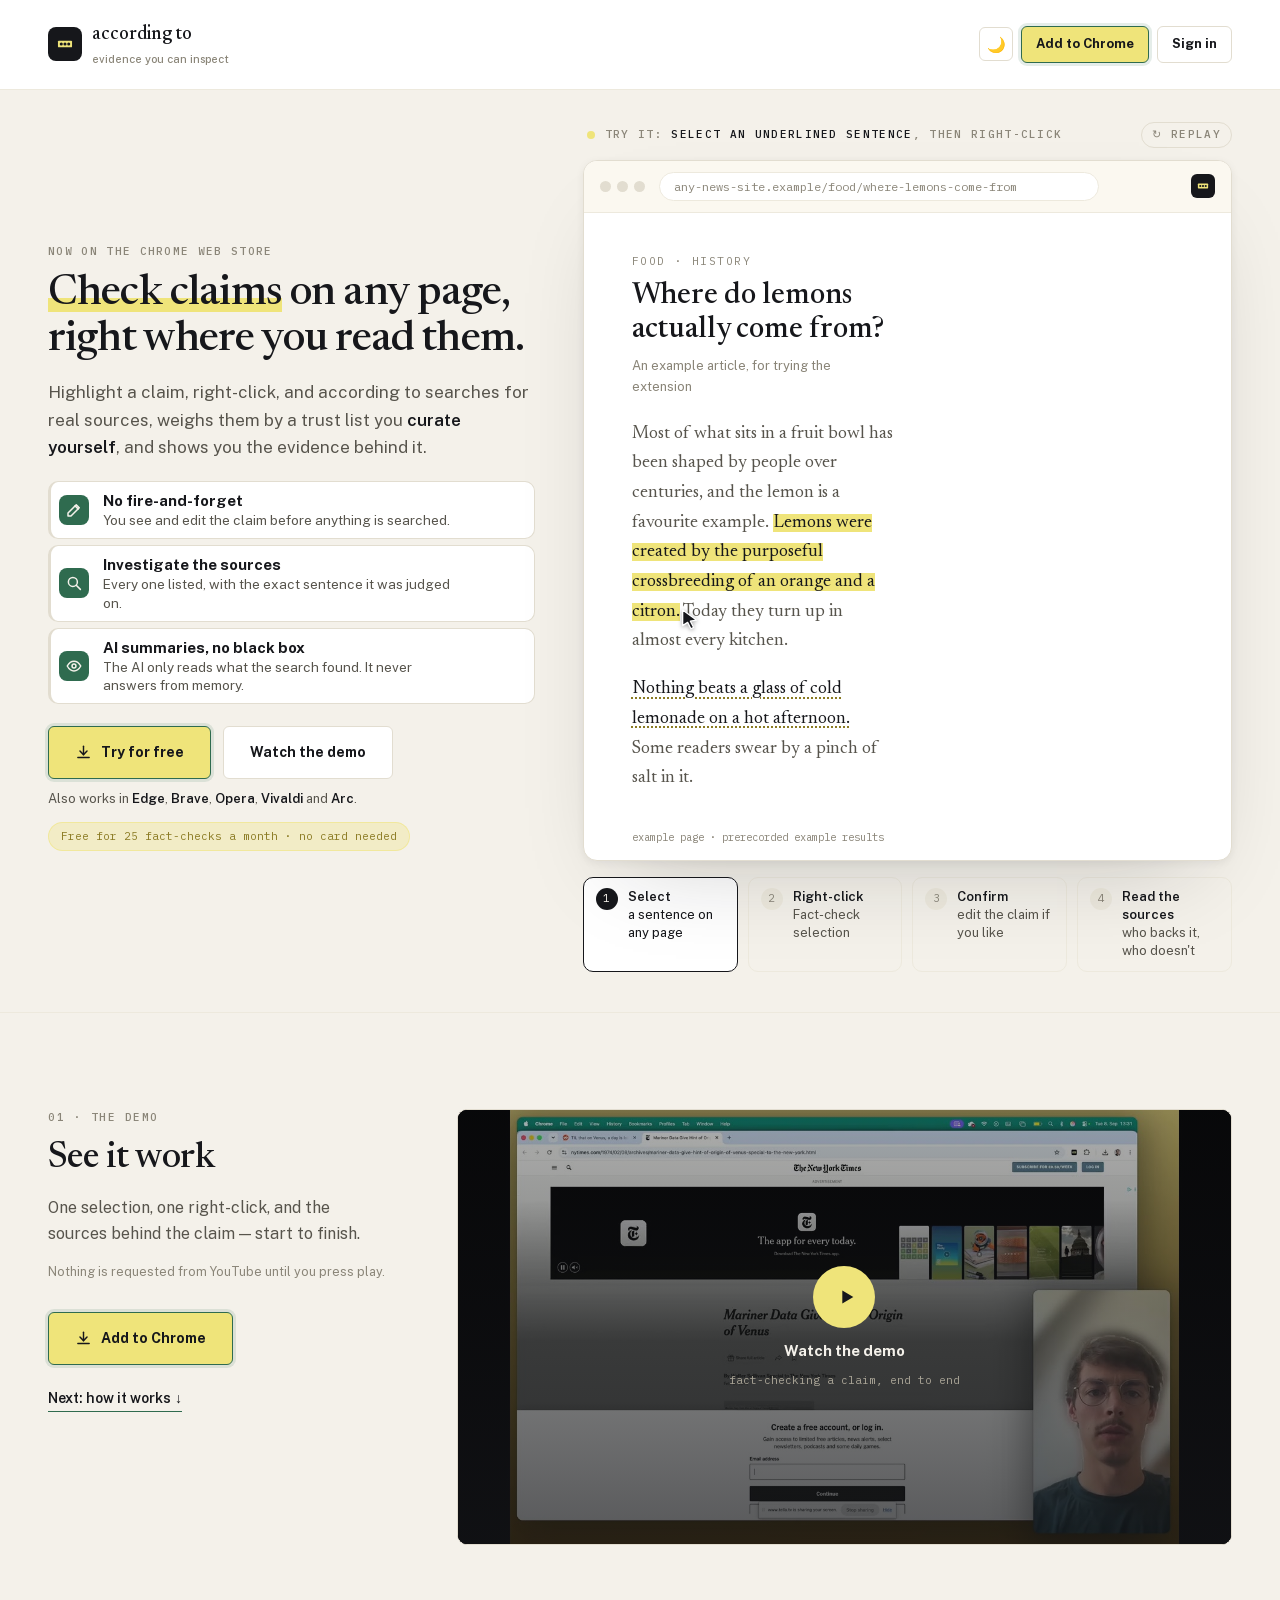
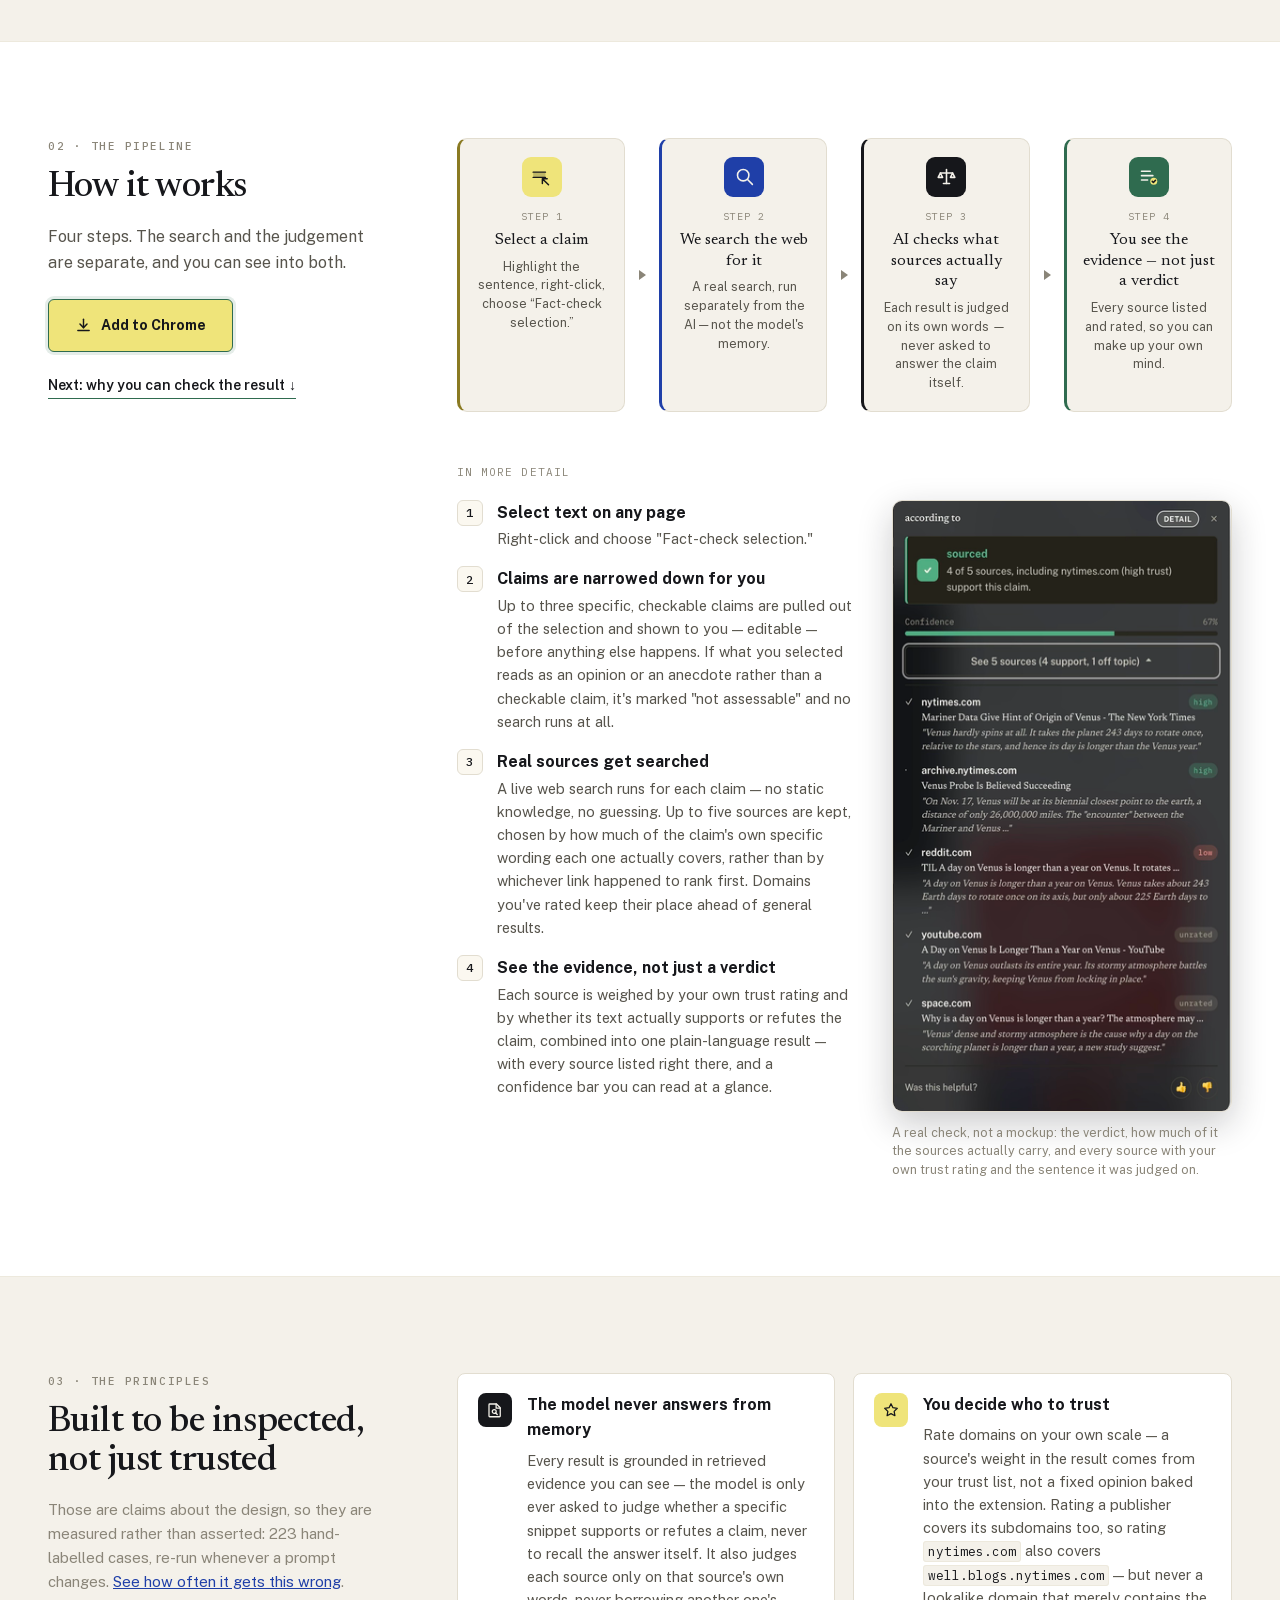
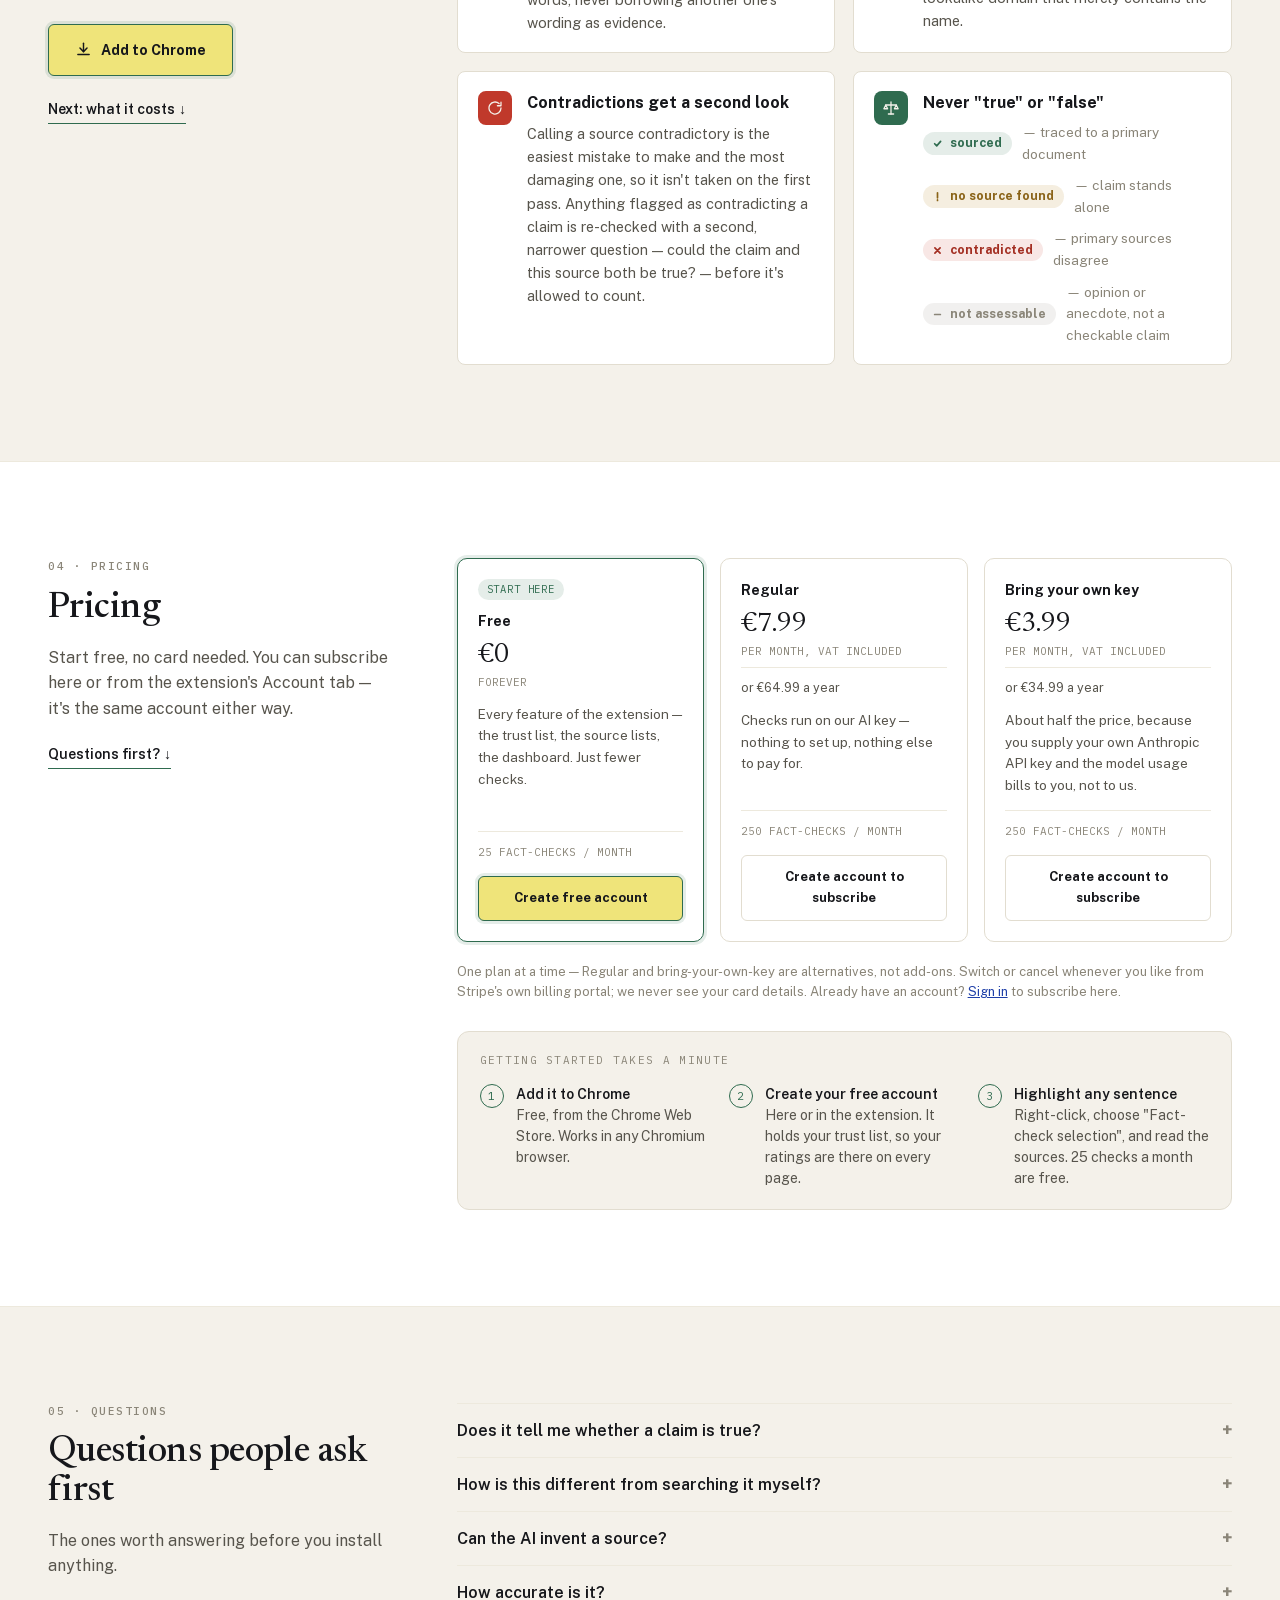
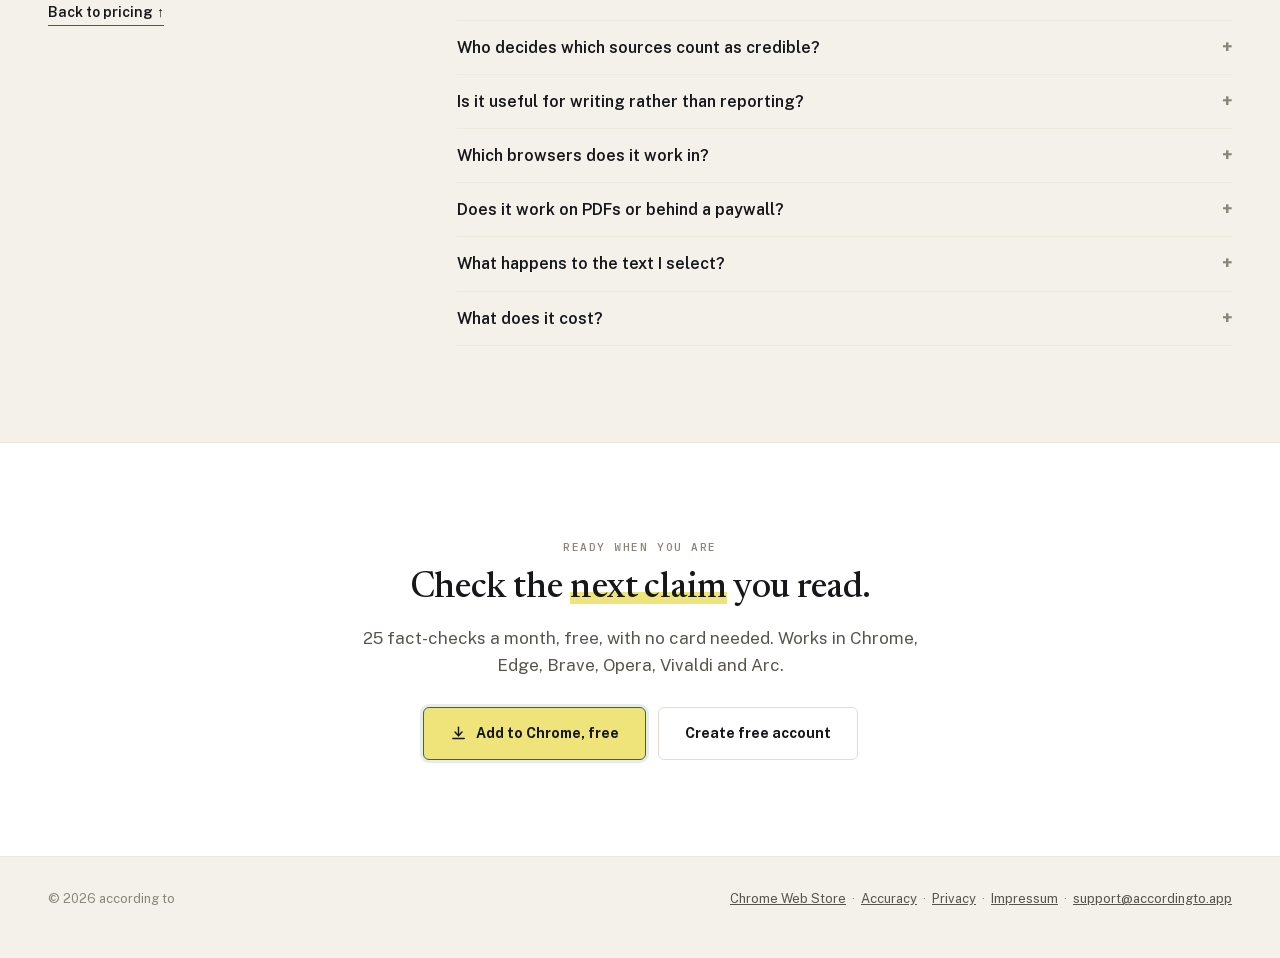
<file: index.html>
<!DOCTYPE html>
<html lang="en">
<head>
<meta charset="utf-8" />
<!-- GitHub Pages can't set response headers, so the policy has to ride in a
     meta tag. It is worth having even with 'unsafe-inline' (every script on
     these pages is inline): it stops an injected script from *loading* or
     *reaching* anywhere we don't already talk to, which is the step that
     turns an XSS into stolen session tokens — and this site keeps Supabase
     access and refresh tokens in localStorage. frame-ancestors is omitted
     deliberately: it is ignored in a meta tag and would only mislead. -->
<meta http-equiv="Content-Security-Policy" content="default-src 'none'; script-src 'self' 'unsafe-inline' https://static.cloudflareinsights.com; style-src 'self' 'unsafe-inline'; font-src 'self'; img-src 'self' data:; connect-src 'self' https://tvrnwuzjhiuhjfptxfep.supabase.co https://trudiligence-backend.purplecoast-a25f4bbe.westeurope.azurecontainerapps.io https://cloudflareinsights.com; frame-src https://www.youtube-nocookie.com; base-uri 'none'; form-action 'self'" />
<meta name="referrer" content="strict-origin-when-cross-origin" />
<script src="assets/theme-init.js"></script>
<meta name="viewport" content="width=device-width, initial-scale=1" />
<title>Fact-checking browser extension for journalists — according to</title>
<meta name="description" content="Highlight any claim on a page and see which sources actually back it, weighed against a trust list you curate yourself. Built for journalists, fact-checkers and professional writers. Free for 25 checks a month." />
<link rel="canonical" href="https://accordingto.app/" />
<meta property="og:title" content="according to […] — evidence you can inspect" />
<meta property="og:description" content="A browser extension that checks claims on any page and reports attribution, not verdicts — real sources, weighed by a trust list you curate, with the evidence behind every claim." />
<meta property="og:type" content="website" />
<meta property="og:url" content="https://accordingto.app/" />
<meta property="og:image" content="https://accordingto.app/assets/img/og-card.png" />
<meta property="og:image:width" content="1200" />
<meta property="og:image:height" content="630" />
<meta property="og:image:alt" content="according to — evidence you can inspect" />
<meta property="og:site_name" content="according to" />
<meta property="og:locale" content="en" />
<meta name="twitter:card" content="summary_large_image" />
<meta name="twitter:image" content="https://accordingto.app/assets/img/og-card.png" />
<link rel="icon" href="data:image/svg+xml,%3Csvg xmlns='http://www.w3.org/2000/svg' viewBox='0 0 100 100'%3E%3Crect x='2' y='2' width='96' height='96' rx='18' fill='%2316171B'/%3E%3Crect x='18' y='35' width='64' height='30' rx='4' fill='%23EFE47A'/%3E%3Ccircle cx='33' cy='50' r='7' fill='%2316171B'/%3E%3Ccircle cx='50' cy='50' r='7' fill='%2316171B'/%3E%3Ccircle cx='67' cy='50' r='7' fill='%2316171B'/%3E%3C/svg%3E" />
<script type="application/ld+json">
{
  "@context": "https://schema.org",
  "@graph": [
    {
      "@type": "WebSite",
      "@id": "https://accordingto.app/#website",
      "url": "https://accordingto.app/",
      "name": "according to",
      "description": "A browser extension that reports the sourcing behind a claim you highlight.",
      "inLanguage": "en"
    },
    {
      "@type": "SoftwareApplication",
      "@id": "https://accordingto.app/#extension",
      "name": "according to",
      "alternateName": "according to \u2014 fact-checking extension",
      "applicationCategory": "BrowserApplication",
      "applicationSubCategory": "Fact-checking and source verification",
      "operatingSystem": "Chrome, Edge, Brave, Opera, Vivaldi, Arc",
      "url": "https://accordingto.app/",
      "downloadUrl": "https://chromewebstore.google.com/detail/according-to/jlggllcjehpodnejbimkleijnjobffgi",
      "softwareVersion": "0.0.1",
      "description": "Highlight a claim on any web page and see which sources actually back it. Searches the live web, weighs each result against a trust list you curate, and shows the exact snippet behind every judgement. Reports attribution rather than a true/false verdict.",
      "featureList": [
        "Narrows a selection into up to three checkable claims, editable before any search runs",
        "Live web search, run separately from the language model",
        "Per-user trust list, with ratings inherited by subdomains",
        "Four outcomes: sourced, no source found, contradicted, not assessable",
        "Every source shown with the snippet it was judged on"
      ],
      "offers": [
        {
          "@type": "Offer",
          "name": "Free",
          "price": "0",
          "priceCurrency": "EUR",
          "description": "25 checks a month"
        },
        {
          "@type": "Offer",
          "name": "Regular",
          "price": "7.99",
          "priceCurrency": "EUR",
          "description": "250 checks a month, billed monthly (VAT included)"
        },
        {
          "@type": "Offer",
          "name": "Bring your own key",
          "price": "3.99",
          "priceCurrency": "EUR",
          "description": "250 checks a month with your own API key, billed monthly (VAT included)"
        }
      ],
      "isAccessibleForFree": true,
      "subjectOf": {
        "@type": "WebPage",
        "url": "https://accordingto.app/accuracy.html",
        "name": "Measured accuracy, including the target it does not meet"
      }
    }
  ]
}
</script>
<script type="application/ld+json">
{
  "@context": "https://schema.org",
  "@type": "FAQPage",
  "@id": "https://accordingto.app/#faq",
  "isPartOf": { "@id": "https://accordingto.app/#website" },
  "mainEntity": [
    {"@type":"Question","name":"Does it tell me whether a claim is true?","acceptedAnswer":{"@type":"Answer","text":"No. It reports attribution: which sources say something about the claim, what each one actually says, and how much weight you have given them. There are four outcomes \u2014 sourced, no source found, contradicted and not assessable \u2014 and none of them is true or false."}},
    {"@type":"Question","name":"How is this different from searching it myself?","acceptedAnswer":{"@type":"Answer","text":"Searching is exactly what it does. The difference is that it keeps the work: it runs the search, holds on to every result, records which sentence in each result it judged the claim against, ranks them by your own source list rather than by whatever ranked first, and hands you that as something you can show an editor."}},
    {"@type":"Question","name":"Can the AI invent a source?","acceptedAnswer":{"@type":"Answer","text":"No, because it never supplies the sources. They come from a live web search, and the model only sees the results that search returned. It is never asked whether the claim is true, only whether one specific retrieved snippet supports one specific sentence. It can still read a snippet wrong, which is why every source is shown next to the exact text it was judged on."}},
    {"@type":"Question","name":"How accurate is it?","acceptedAnswer":{"@type":"Answer","text":"61% of individual source judgements match a human label, and 75% of claims end up with the verdict a human would give. Precision when it says a source contradicts a claim is 87%, against a 95% target that has not been met. Full per-label figures and method are published at https://accordingto.app/accuracy.html"}},
    {"@type":"Question","name":"Who decides which sources count as credible?","acceptedAnswer":{"@type":"Answer","text":"The user does. Nothing ships with an opinion about who is reliable \u2014 source weight comes from a trust list you build yourself, and a rating carries down to a domain\u2019s subdomains but never to a lookalike domain."}},
    {"@type":"Question","name":"Is it useful for writing rather than reporting?","acceptedAnswer":{"@type":"Answer","text":"Yes. The task it shortens is establishing who stated something first, which is as common in a commissioned feature, a book chapter or a literature review as in an investigation. It is built for journalists and fact-checkers, but nothing in it is specific to a newsroom."}},
    {"@type":"Question","name":"Which browsers does it work in?","acceptedAnswer":{"@type":"Answer","text":"Chrome, Edge, Brave, Opera, Vivaldi and Arc \u2014 anything built on Chromium. It is published on the Chrome Web Store, and installing from there works in all of them. Firefox and Safari are not supported."}},
    {"@type":"Question","name":"Does it work on PDFs or behind a paywall?","acceptedAnswer":{"@type":"Answer","text":"No. It reads titles and search snippets, not full articles. A claim whose only source is an unindexed PDF or an article behind a paywall comes back as no source found."}},
    {"@type":"Question","name":"What happens to the text I select?","acceptedAnswer":{"@type":"Answer","text":"The claim you confirm is sent to the backend to be searched, and the search query and model output are stored so quality can be measured over time. The raw text you highlighted is deliberately never logged. Full detail is in the privacy policy at https://accordingto.app/privacy.html"}},
    {"@type":"Question","name":"What does it cost?","acceptedAnswer":{"@type":"Answer","text":"25 checks a month are free, with no card required. Beyond that it is \u20ac7.99 a month, or \u20ac3.99 with your own API key. Both paid plans are capped at 250 checks a month. Prices include VAT."}}
  ]
}
</script>
<link rel="stylesheet" href="assets/fonts.css" />
<style>
  /* Values below are taken from the extension's own popup.css/content.css
     token blocks so the site and the product read as one thing. Colour in
     this brand is carried by three patterns borrowed from there: a solid
     colour-filled icon square with a paper-coloured glyph (.fc-icon), a
     callout box with a colour-matched left border (.fc-verdict), and a
     tinted pill whose text is the full-strength colour (.bt-*-badge). */
  :root {
    --ink: #16171B;
    --ink-hover: #2C2D31;
    --paper: #F4F1EA;
    --white: #FFFFFF;
    --callout: #FBF8F0;
    --slot: #EFE47A;
    --slot-hover: #E6D964;
    --bracket: #8A7A22;
    --link: #1F3FA8;
    --link-hover: #16307E;
    --sourced: #2F6B4F;
    --sourced-tint: rgba(47, 107, 79, 0.12);
    --no-source: #B98A2E;
    --no-source-text: #8A6318;
    --no-source-tint: rgba(185, 138, 46, 0.15);
    --contradicted: #C0392B;
    --contradicted-text: #A32E22;
    --contradicted-tint: rgba(192, 57, 43, 0.12);
    --not-assessable: #8A8578;
    --not-assessable-tint: rgba(138, 133, 120, 0.12);
    --body-text: #57544C;
    --meta: #8A8578;
    --hairline: #E2DDD0;
    --hairline-soft: #EDE9DD;
    --shadow: rgba(22, 23, 27, 0.22);
  }
  /* Dark palette follows the system setting by default; an explicit toggle
     (data-theme) overrides it either way — see assets/theme.js. */
  @media (prefers-color-scheme: dark) {
    :root:not([data-theme="light"]) {
      --ink: #F4F1EA;
      --ink-hover: #E4E0D3;
      --paper: #16171B;
      --white: #1F2025;
      --callout: #24211A;
      --bracket: #D9C862;
      --link: #7C9CF0;
      --link-hover: #A9BEF2;
      --sourced: #4FAE82;
      --sourced-tint: rgba(79, 174, 130, 0.18);
      --no-source: #D9A94A;
      --no-source-text: #E4BE70;
      --no-source-tint: rgba(217, 169, 74, 0.16);
      --contradicted: #E2685C;
      --contradicted-text: #EB897F;
      --contradicted-tint: rgba(226, 104, 92, 0.16);
      --not-assessable: #9C9686;
      --not-assessable-tint: rgba(156, 150, 134, 0.16);
      --body-text: #C9C4B8;
      --meta: #9C9686;
      --hairline: #35322A;
      --hairline-soft: #2A2820;
      --shadow: rgba(0, 0, 0, 0.5);
    }
  }
  :root[data-theme="dark"] {
    --ink: #F4F1EA;
    --ink-hover: #E4E0D3;
    --paper: #16171B;
    --white: #1F2025;
    --callout: #24211A;
    --bracket: #D9C862;
    --link: #7C9CF0;
    --link-hover: #A9BEF2;
    --sourced: #4FAE82;
    --sourced-tint: rgba(79, 174, 130, 0.18);
    --no-source: #D9A94A;
    --no-source-text: #E4BE70;
    --no-source-tint: rgba(217, 169, 74, 0.16);
    --contradicted: #E2685C;
    --contradicted-text: #EB897F;
    --contradicted-tint: rgba(226, 104, 92, 0.16);
    --not-assessable: #9C9686;
    --not-assessable-tint: rgba(156, 150, 134, 0.16);
    --body-text: #C9C4B8;
    --meta: #9C9686;
    --hairline: #35322A;
    --hairline-soft: #2A2820;
    --shadow: rgba(0, 0, 0, 0.5);
  }
  * { box-sizing: border-box; }
  html, body {
    margin: 0;
    background: var(--paper);
    color: var(--ink);
    font-family: 'Public Sans', -apple-system, BlinkMacSystemFont, sans-serif;
    line-height: 1.6;
  }
  a { color: var(--link); }
  a:hover { color: var(--link-hover); }
  .wrap { max-width: 760px; margin: 0 auto; padding: 0 24px; }
  /* The flow diagram needs more horizontal room than the reading column. */
  .wrap-wide { max-width: 940px; margin: 0 auto; padding: 0 24px; }

  header.top {
    background: var(--white);
    padding: 20px 0;
    border-bottom: 1px solid var(--hairline-soft);
  }
  .top-inner {
    display: flex;
    align-items: center;
    justify-content: space-between;
    gap: 16px;
    flex-wrap: wrap;
  }
  .brand {
    display: flex;
    align-items: center;
    gap: 10px;
  }
  .nav-account {
    font-family: 'Public Sans', sans-serif;
    font-weight: 700;
    font-size: 13px;
    text-decoration: none;
    color: var(--ink);
    border: 1px solid var(--hairline);
    border-radius: 6px;
    padding: 7px 14px;
    background: var(--white);
  }
  .nav-account:hover { background: var(--paper); }
  .nav-install {
    font-family: 'Public Sans', sans-serif;
    font-weight: 700;
    font-size: 13px;
    text-decoration: none;
    color: #16171B;
    background: var(--slot);
    border: 1px solid #16171B;
    border-radius: 6px;
    padding: 7px 14px;
  }
  .nav-install:hover { color: #16171B; background: var(--slot-hover); }
  .nav-right { display: flex; align-items: center; gap: 8px; }
  .theme-toggle {
    width: 34px; height: 34px; border-radius: 6px; border: 1px solid var(--hairline); background: var(--white);
    font-size: 15px; line-height: 1; cursor: pointer; display: flex; align-items: center; justify-content: center;
  }
  .theme-toggle:hover { background: var(--paper); }
  .mark {
    width: 34px;
    height: 34px;
    border-radius: 8px;
    background: var(--ink);
    display: flex;
    align-items: center;
    justify-content: center;
    flex-shrink: 0;
  }
  .mark svg { width: 22px; height: 22px; }
  .wordmark {
    font-family: 'Newsreader', serif;
    font-weight: 500;
    font-size: 19px;
    white-space: nowrap;
  }
  .tagline {
    font-family: 'Public Sans', sans-serif;
    font-size: 11px;
    font-weight: 500;
    color: var(--meta);
    margin-top: 1px;
  }

  main.hero {
    padding: 72px 0 56px;
    text-align: center;
  }
  .eyebrow {
    font-family: 'IBM Plex Mono', monospace;
    font-size: 11px;
    font-weight: 500;
    letter-spacing: 0.12em;
    color: var(--meta);
    margin-bottom: 16px;
  }
  h1 {
    font-family: 'Newsreader', serif;
    font-weight: 500;
    font-size: 40px;
    line-height: 1.2;
    letter-spacing: -0.01em;
    margin: 0 0 18px;
  }
  .lede {
    font-size: 17px;
    color: var(--body-text);
    max-width: 560px;
    margin: 0 auto 32px;
  }
  .lede b { font-weight: 600; color: var(--ink); }
  .cta-row {
    display: flex;
    justify-content: center;
    align-items: stretch;
    gap: 12px;
    flex-wrap: wrap;
  }
  .cta-row .btn {
    display: inline-flex;
    align-items: center;
    padding: 14px 26px;
    font-size: 14px;
  }
  .btn {
    display: inline-block;
    padding: 12px 22px;
    border-radius: 6px;
    font-weight: 700;
    font-size: 13px;
    text-decoration: none;
  }
  /* The install action is the slot yellow everywhere it appears — the
     brand's own logo colour, and the one thing on the page asking to be
     pressed. Text and glyph on it are hardcoded ink rather than var(--ink):
     the yellow does not change between light and dark, so a token that
     flips to near-white would put white on yellow. Same reasoning as the
     extension's `.fc-icon svg path { stroke: #F4F1EA }`. */
  .btn-primary {
    background: var(--slot);
    color: #16171B;
    border: 1px solid #16171B;
  }
  .btn-primary:hover { color: #16171B; background: var(--slot-hover); }
  .btn-secondary {
    background: var(--white);
    color: var(--ink);
    border: 1px solid var(--hairline);
  }
  .btn-secondary:hover { color: var(--ink); background: var(--callout); }
  .btn-install {
    display: inline-flex;
    align-items: center;
    gap: 9px;
    padding: 14px 26px;
    font-size: 14px;
  }
  .btn-install svg { width: 17px; height: 17px; flex-shrink: 0; }
  /* The button says "Chrome" because that is the store it installs from;
     this line is what actually tells an Edge/Brave/Arc user it is for them. */
  .cta-compat {
    font-size: 13px;
    color: var(--body-text);
    margin: 14px auto 0;
    max-width: 440px;
  }
  .cta-compat b { font-weight: 600; color: var(--ink); }
  .badge {
    display: inline-block;
    margin-top: 18px;
    font-family: 'IBM Plex Mono', monospace;
    font-size: 11px;
    color: var(--bracket);
    background: rgba(239, 228, 122, 0.32);
    border: 1px solid rgba(239, 228, 122, 0.55);
    border-radius: 999px;
    padding: 5px 12px;
  }

  section {
    padding: 48px 0;
    border-top: 1px solid var(--hairline-soft);
  }
  h2 {
    font-family: 'Newsreader', serif;
    font-weight: 500;
    font-size: 22px;
    margin: 0 0 22px;
  }
  .section-intro {
    color: var(--body-text);
    font-size: 14.5px;
    margin: -12px 0 24px;
  }

  /* ---- Demo video: click-to-load, so nothing is requested from YouTube
     until the visitor actually asks for the video. ---- */
  .video-shell {
    position: relative;
    aspect-ratio: 16 / 9;
    border: 1px solid var(--hairline);
    border-radius: 10px;
    overflow: hidden;
    background: var(--ink);
  }
  .video-shell iframe { position: absolute; inset: 0; width: 100%; height: 100%; border: 0; }
  .video-facade {
    position: absolute;
    inset: 0;
    width: 100%;
    display: flex;
    flex-direction: column;
    align-items: center;
    justify-content: center;
    gap: 14px;
    background: var(--ink);
    border: 0;
    cursor: pointer;
    font-family: 'Public Sans', sans-serif;
    padding: 24px;
  }
  /* The opening frame of the video, served from our own hosting so the
     placeholder costs YouTube no request. See assets/img/demo-poster.jpg. */
  .video-poster {
    position: absolute;
    inset: 0;
    z-index: 0;
    width: 100%;
    height: 100%;
    object-fit: cover;
    transition: opacity 0.15s ease;
  }
  /* Scrim: paints over the poster (same stacking level, later in the box
     tree) but under the play button and labels, which are lifted to 1. */
  .video-facade::after {
    content: '';
    position: absolute;
    inset: 0;
    z-index: 0;
    background: linear-gradient(180deg, rgba(22, 23, 27, 0.35), rgba(22, 23, 27, 0.72));
    transition: opacity 0.15s ease;
  }
  .video-facade > :not(.video-poster) { position: relative; z-index: 1; }
  .video-facade:hover .video-play { transform: scale(1.06); }
  .video-facade:hover::after { opacity: 0.82; }
  .video-play {
    width: 62px;
    height: 62px;
    border-radius: 50%;
    background: var(--slot);
    display: flex;
    align-items: center;
    justify-content: center;
    transition: transform 0.15s ease;
  }
  .video-play svg { width: 22px; height: 22px; margin-left: 3px; }
  .video-facade .label {
    font-weight: 700;
    font-size: 15px;
    color: #F4F1EA;
  }
  .video-facade .sub {
    font-family: 'IBM Plex Mono', monospace;
    font-size: 11px;
    color: #A9A496;
  }
  .video-note {
    font-size: 12.5px;
    color: var(--meta);
    margin: 12px 0 0;
  }

  /* ---- Flow diagram (from workflow.pptx) ---- */
  .flow {
    list-style: none;
    margin: 0 0 8px;
    padding: 0;
    display: grid;
    grid-template-columns: repeat(4, 1fr);
    gap: 34px;
  }
  .flow li {
    position: relative;
    background: var(--callout);
    border: 1px solid var(--hairline);
    border-left: 3px solid var(--meta);
    border-radius: 10px;
    padding: 18px 16px;
    text-align: center;
  }
  /* One colour per step, each picked for a reason rather than for variety:
     the highlighter yellow for the step where you highlight something, the
     citation blue for the step that goes and finds sources, ink for the
     model (ink is this brand's "active/primary" role), and the sourced
     green for the step that produces the verdict. Nothing here invents a
     colour the extension doesn't already use. */
  .flow li:nth-child(1) { border-left-color: var(--bracket); }
  .flow li:nth-child(2) { border-left-color: var(--link); }
  .flow li:nth-child(3) { border-left-color: var(--ink); }
  .flow li:nth-child(4) { border-left-color: var(--sourced); }
  /* Arrows sit in the grid gap, so they never affect card sizing. */
  .flow li:not(:last-child)::after {
    content: "";
    position: absolute;
    top: 50%;
    right: -22px;
    width: 0;
    height: 0;
    border-left: 7px solid var(--meta);
    border-top: 5.5px solid transparent;
    border-bottom: 5.5px solid transparent;
    transform: translateY(-50%);
  }
  /* Solid colour-filled square with the glyph knocked out of it — the
     extension's `.fc-icon` pattern, glyph inheriting via currentColor. */
  .flow-icon {
    width: 40px;
    height: 40px;
    margin: 0 auto 12px;
    border-radius: 9px;
    display: flex;
    align-items: center;
    justify-content: center;
  }
  .flow li:nth-child(1) .flow-icon { background: var(--slot); color: #16171B; }
  .flow li:nth-child(2) .flow-icon { background: var(--link); color: #F4F1EA; }
  /* Both sides tokenised, so this pair inverts together in dark mode the
     way the extension's primary button does, instead of going low-contrast. */
  .flow li:nth-child(3) .flow-icon { background: var(--ink); color: var(--paper); }
  .flow li:nth-child(4) .flow-icon { background: var(--sourced); color: #F4F1EA; }
  .flow-icon svg { width: 21px; height: 21px; }
  .flow-step {
    font-family: 'IBM Plex Mono', monospace;
    font-size: 10px;
    letter-spacing: 0.1em;
    color: var(--meta);
    margin-bottom: 5px;
  }
  .flow-title {
    font-family: 'Newsreader', serif;
    font-size: 16px;
    line-height: 1.3;
    color: var(--ink);
    margin-bottom: 7px;
  }
  .flow-sub {
    font-size: 12.5px;
    line-height: 1.5;
    color: var(--body-text);
  }
  @media (max-width: 860px) {
    .flow { grid-template-columns: repeat(2, 1fr); gap: 34px; }
    /* In two columns, items 1 and 3 point right; 2 points down to 3. */
    .flow li:nth-child(2)::after {
      top: auto;
      right: 50%;
      bottom: -20px;
      transform: translateX(50%);
      border-left: 5.5px solid transparent;
      border-right: 5.5px solid transparent;
      border-top: 7px solid var(--meta);
      border-bottom: 0;
    }
  }
  @media (max-width: 560px) {
    .flow { grid-template-columns: 1fr; gap: 34px; }
    .flow li:not(:last-child)::after,
    .flow li:nth-child(2)::after {
      top: auto;
      right: 50%;
      bottom: -20px;
      transform: translateX(50%);
      border-left: 5.5px solid transparent;
      border-right: 5.5px solid transparent;
      border-top: 7px solid var(--meta);
      border-bottom: 0;
    }
  }

  .steps {
    list-style: none;
    margin: 0;
    padding: 0;
    display: grid;
    gap: 16px;
  }
  .steps li {
    display: flex;
    gap: 14px;
    align-items: flex-start;
  }
  .steps .num {
    flex-shrink: 0;
    width: 26px;
    height: 26px;
    border-radius: 6px;
    background: var(--callout);
    border: 1px solid var(--hairline);
    color: var(--ink);
    font-family: 'IBM Plex Mono', monospace;
    font-weight: 500;
    font-size: 12px;
    display: flex;
    align-items: center;
    justify-content: center;
  }
  .steps .step-title {
    font-weight: 700;
    margin-bottom: 2px;
  }
  .steps .step-body {
    color: var(--body-text);
    font-size: 14.5px;
  }
  .detail-head {
    font-family: 'IBM Plex Mono', monospace;
    font-size: 11px;
    letter-spacing: 0.1em;
    color: var(--meta);
    margin: 40px 0 18px;
  }
  /* The prose and the thing it describes, side by side — the screenshot is
     a real check, not a mockup, so it carries more than any diagram can. */
  .detail-grid {
    display: grid;
    grid-template-columns: 1fr 340px;
    gap: 40px;
    align-items: start;
  }
  .shot { margin: 0; }
  .shot img {
    display: block;
    width: 100%;
    border-radius: 10px;
    border: 1px solid var(--hairline);
    box-shadow: 0 12px 34px var(--shadow);
  }
  .shot figcaption {
    font-size: 12.5px;
    line-height: 1.5;
    color: var(--meta);
    margin-top: 12px;
  }
  @media (max-width: 860px) {
    .detail-grid { grid-template-columns: 1fr; gap: 32px; }
    .shot img { max-width: 340px; margin: 0 auto; }
    .shot figcaption { max-width: 340px; margin-left: auto; margin-right: auto; }
  }

  .principles {
    display: grid;
    gap: 18px;
  }
  /* The measured-accuracy pointer. Deliberately quiet and directly under the
     principles it makes checkable — a claim about being inspectable should
     sit next to the thing that lets you inspect it, not in the footer. */
  .principles-measured {
    margin: 18px 0 0;
    font-size: 14px;
    color: var(--meta);
  }
  .principle {
    border: 1px solid var(--hairline);
    border-radius: 8px;
    padding: 18px 20px;
    background: var(--white);
    display: flex;
    gap: 15px;
    align-items: flex-start;
  }
  /* Same shape as the flow-diagram icons and the extension's own verdict
     icon: a colour-filled square with the glyph knocked out of it. */
  .principle-icon {
    width: 34px;
    height: 34px;
    border-radius: 8px;
    flex-shrink: 0;
    display: flex;
    align-items: center;
    justify-content: center;
    margin-top: 1px;
  }
  .principle-icon svg { width: 18px; height: 18px; }
  .principle:nth-child(1) .principle-icon { background: var(--ink); color: var(--paper); }
  .principle:nth-child(2) .principle-icon { background: var(--slot); color: #16171B; }
  .principle:nth-child(3) .principle-icon { background: var(--contradicted); color: #F4F1EA; }
  .principle:nth-child(4) .principle-icon { background: var(--sourced); color: #F4F1EA; }
  @media (max-width: 460px) {
    .principle { flex-direction: column; gap: 12px; }
  }
  .principle .title {
    font-weight: 700;
    margin-bottom: 6px;
    color: var(--ink);
  }
  .principle .body {
    color: var(--body-text);
    font-size: 14.5px;
  }
  .principle code {
    font-family: 'IBM Plex Mono', monospace;
    font-size: 0.88em;
    background: var(--paper);
    border: 1px solid var(--hairline-soft);
    border-radius: 3px;
    padding: 1px 4px;
    color: var(--ink);
  }

  .verdicts {
    display: flex;
    flex-direction: column;
    gap: 10px;
    font-size: 13.5px;
  }
  .verdicts .row {
    display: flex;
    align-items: center;
    gap: 10px;
  }
  /* Tinted pill, full-strength colour for the text — the extension's own
     `.bt-source-trust-badge` / `.bt-level.is-active` treatment. The four
     verdicts are the one place this brand spends colour on meaning, so
     they are the one place the site should look like the product. */
  .verdicts .pill {
    display: inline-flex;
    align-items: center;
    gap: 6px;
    font-weight: 700;
    font-size: 12.5px;
    line-height: 1.35;
    padding: 3px 10px 3px 8px;
    border-radius: 999px;
    flex-shrink: 0;
    white-space: nowrap;
  }
  /* The four glyphs are the extension's own (content.js's CHECK/WARN/X/DASH
     paths), stroked in the pill's text colour rather than redrawn. */
  .verdicts .pill svg { width: 13px; height: 13px; flex-shrink: 0; }
  .verdicts .desc { color: var(--meta); }
  .pill-sourced { background: var(--sourced-tint); color: var(--sourced); }
  .pill-no-source { background: var(--no-source-tint); color: var(--no-source-text); }
  .pill-contradicted { background: var(--contradicted-tint); color: var(--contradicted-text); }
  .pill-not-assessable { background: var(--not-assessable-tint); color: var(--meta); }

  /* ---- Pricing ---- */
  .plans {
    display: grid;
    grid-template-columns: repeat(3, 1fr);
    gap: 16px;
  }
  .plan {
    border: 1px solid var(--hairline);
    border-radius: 10px;
    padding: 20px;
    background: var(--white);
    display: flex;
    flex-direction: column;
  }
  .plan-name {
    font-weight: 700;
    font-size: 14px;
    margin-bottom: 8px;
  }
  .plan-price {
    font-family: 'Newsreader', serif;
    font-size: 27px;
    line-height: 1.1;
    color: var(--ink);
  }
  .plan-per {
    font-family: 'IBM Plex Mono', monospace;
    font-size: 11px;
    color: var(--meta);
    margin-top: 4px;
  }
  .plan-alt {
    font-size: 12.5px;
    color: var(--body-text);
    margin-top: 6px;
    padding-top: 10px;
    border-top: 1px solid var(--hairline-soft);
  }
  .plan-body {
    font-size: 13.5px;
    color: var(--body-text);
    margin-top: 12px;
  }
  .plan-quota {
    font-family: 'IBM Plex Mono', monospace;
    font-size: 11px;
    color: var(--meta);
    margin-top: auto;
    padding-top: 12px;
    border-top: 1px solid var(--hairline-soft);
  }
  .plan-body { margin-bottom: 14px; }
  /* Sits below the pinned quota line, so all three cards' buttons align
     regardless of how long the body copy above them runs. */
  .plan-cta {
    margin-top: 14px;
    display: flex;
    flex-direction: column;
    gap: 8px;
  }
  .plan-cta .btn {
    display: block;
    text-align: center;
    padding: 11px 14px;
    font-size: 13px;
    cursor: pointer;
    font-family: 'Public Sans', sans-serif;
    width: 100%;
  }
  .plan-cta button.btn { border-width: 1px; border-style: solid; }
  .plan-cta .btn[disabled] { opacity: 0.5; cursor: not-allowed; }
  /* The annual option is a quieter second action, not a second button
     competing with the first. */
  .plan-alt-action {
    background: none;
    border: 0;
    padding: 0;
    font-family: 'Public Sans', sans-serif;
    font-size: 12.5px;
    color: var(--link);
    text-decoration: underline;
    cursor: pointer;
  }
  .plan-alt-action:hover { color: var(--link-hover); }
  .plan-state {
    font-family: 'IBM Plex Mono', monospace;
    font-size: 11px;
    color: var(--sourced);
    background: var(--sourced-tint);
    border-radius: 6px;
    padding: 8px 10px;
    text-align: center;
  }
  .plan-hint {
    font-size: 12.5px;
    color: var(--meta);
    text-align: center;
  }
  .plan-warn {
    font-size: 12.5px;
    color: var(--contradicted-text);
    background: var(--contradicted-tint);
    border-radius: 6px;
    padding: 8px 10px;
    text-align: center;
  }
  .plans-note {
    font-size: 13px;
    color: var(--meta);
    margin: 20px 0 0;
  }
  .plans-msg {
    font-size: 13px;
    margin: 14px 0 0;
    padding: 10px 12px;
    border-radius: 6px;
    background: var(--contradicted-tint);
    color: var(--contradicted-text);
  }
  .plans-msg[hidden] { display: none; }
  @media (max-width: 680px) {
    .plans { grid-template-columns: 1fr; }
  }

  footer {
    padding: 32px 0 48px;
    border-top: 1px solid var(--hairline-soft);
    color: var(--meta);
    font-size: 13px;
    display: flex;
    justify-content: space-between;
    flex-wrap: wrap;
    gap: 10px;
  }
  footer a { color: var(--body-text); }

  @media (max-width: 520px) {
    h1 { font-size: 30px; }
    main.hero { padding: 52px 0 40px; }
    .nav-install { display: none; }
  }

  /* FAQ. Native <details> so the answers are in the DOM whether or not they
     are open: a collapsed answer still gets crawled and still gets read by a
     screen reader, which a JS accordion would not guarantee. */
  #faq .faq-list { margin-top: 26px; }
  #faq details {
    border-top: 1px solid var(--hairline-soft);
    padding: 15px 0;
  }
  #faq details:last-of-type { border-bottom: 1px solid var(--hairline-soft); }
  #faq summary {
    cursor: pointer;
    font-weight: 600;
    color: var(--ink);
    list-style: none;
    display: flex;
    justify-content: space-between;
    align-items: flex-start;
    gap: 18px;
    line-height: 1.45;
  }
  #faq summary::-webkit-details-marker { display: none; }
  #faq summary::after {
    content: "+";
    font-family: 'IBM Plex Mono', ui-monospace, monospace;
    color: var(--meta);
    flex: none;
    line-height: 1.3;
  }
  #faq details[open] summary::after { content: "\2013"; }
  #faq summary:focus-visible { outline: 2px solid var(--link); outline-offset: 3px; }
  #faq .faq-a {
    color: var(--body-text);
    margin: 10px 0 2px;
    line-height: 1.7;
    max-width: 62ch;
  }

  /* ---- Hero: full screen, with the product acted out on a mock page ----
     The first screen has one job: make "select text, right-click" obvious
     before anyone reads a word. So the right half is a stand-in browser
     tab that plays the real flow (select → menu → editable claim → sources)
     on a loop, and stops the moment the visitor touches it so they can do
     it themselves. Every result it shows is prerecorded and labelled as an
     example; text it has no result for says so and points at the install. */
  .wrap-full { max-width: 1440px; margin: 0 auto; padding: 0 48px; }
  main.hero.hero-split {
    padding: 0;
    text-align: left;
    min-height: calc(100vh - 75px);
    display: flex;
    align-items: center;
  }
  .hero-grid {
    display: grid;
    grid-template-columns: minmax(340px, 5fr) minmax(0, 9fr);
    gap: 56px;
    align-items: center;
    width: 100%;
    padding-top: 48px;
    padding-bottom: 56px;
  }
  .hero-split h1 {
    font-size: clamp(40px, 4.1vw, 62px);
    line-height: 1.08;
    letter-spacing: -0.02em;
    margin: 0 0 22px;
  }
  /* Highlighter stroke under the words that name the action — the same
     slot yellow the demo's selection sweeps in. Only the lower third is
     tinted, so the ink glyph stays readable in both themes. */
  .hero-split h1 .hl {
    background: linear-gradient(var(--slot), var(--slot)) no-repeat 0 90% / 100% 0.34em;
  }
  .hero-split .lede { margin: 0 0 30px; max-width: 32em; font-size: 18px; }
  .hero-split .cta-row { justify-content: flex-start; }
  .hero-split .cta-compat { margin: 14px 0 0; max-width: 30em; }

  .hd-stage { position: relative; min-width: 0; }
  .hd-try {
    display: flex;
    align-items: center;
    gap: 10px;
    font-family: 'IBM Plex Mono', monospace;
    font-size: 11px;
    font-weight: 500;
    letter-spacing: 0.12em;
    text-transform: uppercase;
    color: var(--meta);
    margin: 0 0 12px 4px;
  }
  .hd-try b { color: var(--ink); font-weight: 500; }
  .hd-pulse {
    width: 8px; height: 8px; border-radius: 50%;
    background: var(--slot);
    box-shadow: 0 0 0 0 rgba(239, 228, 122, 0.7);
    animation: hdPulse 1.8s infinite;
    flex-shrink: 0;
  }
  @keyframes hdPulse {
    0% { box-shadow: 0 0 0 0 rgba(239, 228, 122, 0.75); }
    70% { box-shadow: 0 0 0 9px rgba(239, 228, 122, 0); }
    100% { box-shadow: 0 0 0 0 rgba(239, 228, 122, 0); }
  }
  .hd-replay {
    margin-left: auto;
    font: inherit;
    letter-spacing: inherit;
    text-transform: inherit;
    color: var(--meta);
    background: none;
    border: 1px solid var(--hairline);
    border-radius: 999px;
    padding: 3px 10px;
    cursor: pointer;
  }
  .hd-replay:hover { color: var(--ink); background: var(--white); }

  .hd-browser {
    position: relative;
    background: var(--white);
    border: 1px solid var(--hairline);
    border-radius: 14px;
    box-shadow: 0 40px 90px -40px var(--shadow), 0 2px 8px rgba(22, 23, 27, 0.06);
    overflow: hidden;
    min-height: 560px;
  }
  .hd-chrome {
    display: flex;
    align-items: center;
    gap: 14px;
    padding: 11px 16px;
    background: var(--callout);
    border-bottom: 1px solid var(--hairline-soft);
  }
  .hd-lights { display: flex; gap: 6px; }
  .hd-lights span { width: 11px; height: 11px; border-radius: 50%; background: var(--hairline); }
  .hd-url {
    flex: 1;
    max-width: 440px;
    font-family: 'IBM Plex Mono', monospace;
    font-size: 12px;
    color: var(--meta);
    background: var(--white);
    border: 1px solid var(--hairline-soft);
    border-radius: 999px;
    padding: 4px 14px;
    white-space: nowrap;
    overflow: hidden;
    text-overflow: ellipsis;
  }
  .hd-toolbar-mark {
    margin-left: auto;
    width: 24px; height: 24px; border-radius: 6px;
    background: #16171B;
    display: flex; align-items: center; justify-content: center;
    flex-shrink: 0;
  }
  .hd-toolbar-mark svg { width: 16px; height: 16px; }

  .hd-page { padding: 40px 40px 48px 48px; max-width: 54%; }
  .hd-kicker {
    font-family: 'IBM Plex Mono', monospace;
    font-size: 11px;
    letter-spacing: 0.14em;
    color: var(--meta);
  }
  .hd-page h3 {
    font-family: 'Newsreader', serif;
    font-weight: 500;
    font-size: clamp(26px, 2.3vw, 34px);
    line-height: 1.15;
    margin: 10px 0 8px;
    color: var(--ink);
  }
  .hd-byline { font-size: 13px; color: var(--meta); margin-bottom: 22px; }
  .hd-page p {
    font-family: 'Newsreader', serif;
    font-size: 18px;
    line-height: 1.65;
    color: var(--body-text);
    margin: 0 0 18px;
  }
  .hd-page ::selection { background: var(--slot); color: #16171B; }
  /* The two sample sentences carry a dotted underline so a visitor who
     wants to try it knows which text has a result behind it. The yellow
     sweep is a background-size transition: on an inline element spanning
     several lines, the background is laid out as one continuous strip, so
     it fills line by line the way a real drag-select does. */
  .hd-claim {
    color: var(--ink);
    text-decoration: underline dotted var(--bracket);
    text-decoration-thickness: 1.5px;
    text-underline-offset: 4px;
    background-image: linear-gradient(var(--slot), var(--slot));
    background-repeat: no-repeat;
    background-size: 0% 100%;
    transition: background-size 1.1s linear, color 0.2s;
  }
  .hd-claim.is-swept {
    background-size: 100% 100%;
    color: #16171B;
    text-decoration-color: transparent;
  }
  .hd-fineprint {
    position: absolute;
    left: 48px;
    bottom: 14px;
    font-family: 'IBM Plex Mono', monospace;
    font-size: 10.5px;
    color: var(--meta);
  }

  .hd-cursor {
    position: absolute;
    left: 0; top: 0;
    width: 22px; height: 22px;
    z-index: 7;
    pointer-events: none;
    opacity: 0;
    transition: transform 0.8s cubic-bezier(0.4, 0, 0.2, 1), opacity 0.3s;
  }
  .hd-cursor.is-on { opacity: 1; }
  .hd-cursor.is-dragging { transition-duration: 1.1s, 0.3s; transition-timing-function: linear, ease; }
  .hd-cursor.no-anim { transition: none; }
  .hd-cursor svg { width: 22px; height: 22px; filter: drop-shadow(0 1px 2px rgba(0,0,0,0.35)); }
  .hd-cursor::after {
    content: "";
    position: absolute;
    left: -9px; top: -9px;
    width: 20px; height: 20px;
    border-radius: 50%;
    background: rgba(239, 228, 122, 0.8);
    transform: scale(0);
    opacity: 0;
  }
  .hd-cursor.is-click::after { animation: hdClick 0.35s ease-out; }
  @keyframes hdClick {
    from { transform: scale(0.4); opacity: 1; }
    to { transform: scale(1.8); opacity: 0; }
  }

  .hd-menu {
    position: absolute;
    z-index: 6;
    min-width: 232px;
    background: var(--white);
    color: var(--ink);
    border: 1px solid var(--hairline);
    border-radius: 10px;
    box-shadow: 0 16px 36px -10px rgba(0, 0, 0, 0.35);
    padding: 6px;
    font-family: -apple-system, BlinkMacSystemFont, 'Public Sans', sans-serif;
    font-size: 14px;
    opacity: 0;
    transform: scale(0.96);
    transform-origin: top left;
    transition: opacity 0.12s, transform 0.12s;
    pointer-events: none;
  }
  .hd-menu.is-open { opacity: 1; transform: none; pointer-events: auto; }
  .hd-menu-item { padding: 5px 10px; border-radius: 5px; color: var(--body-text); }
  .hd-menu-sep { height: 1px; background: var(--hairline); margin: 5px 6px; }
  .hd-menu-fc {
    display: flex;
    align-items: center;
    gap: 9px;
    width: 100%;
    font: inherit;
    text-align: left;
    color: var(--ink);
    background: none;
    border: 0;
    cursor: pointer;
  }
  .hd-menu-fc:hover, .hd-menu-fc.is-hot, .hd-menu-fc:focus-visible {
    background: #2B55D6;
    color: #FFFFFF;
    outline: none;
  }
  .hd-mini {
    width: 18px; height: 18px; border-radius: 4px;
    background: #16171B;
    display: flex; align-items: center; justify-content: center;
    flex-shrink: 0;
  }
  .hd-mini svg { width: 13px; height: 13px; }

  .hd-hint {
    position: absolute;
    z-index: 6;
    font-family: 'IBM Plex Mono', monospace;
    font-size: 11px;
    color: var(--paper);
    background: var(--ink);
    border-radius: 6px;
    padding: 5px 9px;
    white-space: nowrap;
    pointer-events: none;
    opacity: 0;
    transform: translateY(4px);
    transition: opacity 0.15s, transform 0.15s;
  }
  .hd-hint.is-on { opacity: 1; transform: none; }

  /* The on-page card mirrors the extension's own (content.css): paper
     ground, Newsreader name, a verdict callout with a colour-matched left
     border and a solid icon square, then the sources with their snippets. */
  .hd-card {
    position: absolute;
    top: 68px;
    right: 3%;
    width: 41%;
    max-height: calc(100% - 92px);
    overflow: auto;
    z-index: 5;
    background: var(--paper);
    border: 1px solid var(--hairline);
    border-radius: 14px;
    box-shadow: 0 28px 60px -24px var(--shadow);
    padding: 16px 18px 14px;
    opacity: 0;
    transform: translateY(10px);
    transition: opacity 0.25s, transform 0.25s;
    pointer-events: none;
  }
  .hd-card.is-open { opacity: 1; transform: none; pointer-events: auto; }
  .hd-card-top { display: flex; align-items: center; gap: 8px; margin-bottom: 12px; }
  .hd-card-name { flex: 1; font-family: 'Newsreader', serif; font-size: 17px; font-weight: 500; color: var(--ink); }
  .hd-pill {
    font-family: 'Public Sans', sans-serif;
    font-size: 10px;
    font-weight: 700;
    letter-spacing: 0.06em;
    color: var(--ink);
    border: 1px solid var(--ink);
    border-radius: 999px;
    padding: 2px 9px;
  }
  .hd-x {
    font-size: 18px; line-height: 1; color: var(--meta);
    background: none; border: 0; cursor: pointer; padding: 2px 4px;
  }
  .hd-x:hover { color: var(--ink); }
  .hd-label { font-size: 13px; color: var(--body-text); margin: 0 0 8px; }
  .hd-textarea {
    display: block;
    width: 100%;
    font-family: 'Newsreader', serif;
    font-size: 15.5px;
    line-height: 1.5;
    color: var(--ink);
    background: var(--white);
    border: 1px solid var(--hairline);
    border-radius: 8px;
    padding: 10px 12px;
    resize: vertical;
    min-height: 88px;
  }
  .hd-textarea:focus { outline: 2px solid var(--slot); border-color: var(--bracket); }
  .hd-check {
    margin-top: 10px;
    width: 100%;
    padding: 10px;
    border-radius: 6px;
    border: 0;
    background: var(--ink);
    color: var(--paper);
    font-family: 'Public Sans', sans-serif;
    font-size: 13px;
    font-weight: 700;
    cursor: pointer;
    transition: transform 0.1s;
  }
  .hd-check:hover { background: var(--ink-hover); }
  .hd-check.is-pressed { transform: scale(0.97); }
  .hd-loading { display: flex; align-items: center; gap: 10px; font-size: 13.5px; color: var(--body-text); padding: 6px 0 10px; }
  .hd-loading i {
    width: 9px; height: 9px; border-radius: 50%;
    background: var(--slot);
    animation: hdPulse 1s infinite;
  }
  .hd-verdict {
    display: flex;
    gap: 12px;
    padding: 13px 14px;
    background: var(--callout);
    border: 1px solid var(--hairline);
    border-left: 3px solid var(--sourced);
    border-radius: 8px;
  }
  .hd-verdict.is-na { border-left-color: var(--not-assessable); }
  .hd-verdict.is-demo { border-left-color: var(--bracket); }
  .hd-icon {
    width: 32px; height: 32px; border-radius: 7px;
    background: var(--sourced);
    display: flex; align-items: center; justify-content: center;
    flex-shrink: 0;
  }
  .is-na .hd-icon { background: var(--not-assessable); }
  .is-demo .hd-icon { background: #16171B; }
  .hd-icon svg { width: 17px; height: 17px; }
  .hd-icon svg path { stroke: #F4F1EA; }
  .hd-word { font-family: 'Public Sans', sans-serif; font-weight: 700; font-size: 15px; color: var(--sourced); }
  .is-na .hd-word { color: var(--not-assessable); }
  .is-demo .hd-word { color: var(--ink); }
  .hd-sum { font-size: 13.5px; line-height: 1.5; color: var(--body-text); margin-top: 2px; }
  .hd-sum b { color: var(--ink); font-weight: 600; }
  .hd-demo-cta { margin-top: 12px; display: flex; gap: 8px; flex-wrap: wrap; }
  .hd-demo-cta .btn { padding: 9px 14px; font-size: 12.5px; }
  .hd-demo-cta button.btn { cursor: pointer; font-family: 'Public Sans', sans-serif; }
  .hd-toggle {
    display: flex;
    justify-content: center;
    gap: 6px;
    width: 100%;
    margin: 12px 0 2px;
    padding: 9px;
    font-family: 'Public Sans', sans-serif;
    font-size: 13px;
    font-weight: 600;
    color: var(--body-text);
    background: var(--white);
    border: 1px solid var(--hairline);
    border-radius: 8px;
    cursor: pointer;
  }
  .hd-toggle:hover { color: var(--ink); }
  .hd-sources { list-style: none; margin: 8px 0 0; padding: 0; }
  .hd-sources[hidden] { display: none; }
  .hd-src {
    display: grid;
    grid-template-columns: 14px 1fr auto;
    gap: 2px 8px;
    padding: 10px 0;
    border-top: 1px solid var(--hairline-soft);
    opacity: 0;
    animation: hdIn 0.35s forwards;
  }
  .hd-src:nth-child(2) { animation-delay: 0.12s; }
  .hd-src:nth-child(3) { animation-delay: 0.24s; }
  @keyframes hdIn { from { opacity: 0; transform: translateY(4px); } to { opacity: 1; transform: none; } }
  .hd-src-mark { font-size: 13px; color: var(--meta); line-height: 1.5; }
  .hd-dom { font-family: 'Public Sans', sans-serif; font-weight: 600; font-size: 13.5px; color: var(--ink); }
  .hd-trust {
    font-family: 'IBM Plex Mono', monospace;
    font-size: 10.5px;
    border-radius: 999px;
    padding: 1px 8px;
    align-self: start;
  }
  .hd-trust.t-high { color: var(--sourced); background: var(--sourced-tint); }
  .hd-trust.t-low { color: var(--contradicted-text); background: var(--contradicted-tint); }
  .hd-trust.t-unrated { color: var(--meta); background: var(--not-assessable-tint); }
  .hd-title, .hd-snip { grid-column: 2 / 4; font-family: 'Newsreader', serif; }
  .hd-title { font-size: 14.5px; line-height: 1.35; color: var(--ink); }
  .hd-snip { font-size: 13.5px; font-style: italic; line-height: 1.45; color: var(--body-text); }

  .hd-steps {
    list-style: none;
    margin: 16px 0 0;
    padding: 0;
    display: grid;
    grid-template-columns: repeat(4, 1fr);
    gap: 10px;
  }
  .hd-steps button {
    display: flex;
    align-items: flex-start;
    gap: 10px;
    width: 100%;
    height: 100%;
    padding: 10px 12px;
    font-family: 'Public Sans', sans-serif;
    font-size: 13px;
    line-height: 1.4;
    text-align: left;
    color: var(--body-text);
    background: transparent;
    border: 1px solid var(--hairline-soft);
    border-radius: 10px;
    cursor: pointer;
    transition: background 0.2s, border-color 0.2s, color 0.2s;
  }
  .hd-steps button:hover { background: var(--white); }
  .hd-steps b { display: block; color: var(--ink); font-weight: 600; }
  .hd-num {
    width: 22px; height: 22px; border-radius: 50%;
    display: flex; align-items: center; justify-content: center;
    flex-shrink: 0;
    font-family: 'IBM Plex Mono', monospace;
    font-size: 11px;
    color: var(--meta);
    background: var(--hairline-soft);
    transition: background 0.2s, color 0.2s;
  }
  .hd-steps li.is-done .hd-num { background: var(--slot); color: #16171B; }
  .hd-steps li.is-active button { background: var(--white); border-color: var(--ink); color: var(--ink); }
  .hd-steps li.is-active .hd-num { background: var(--ink); color: var(--paper); }

  @media (prefers-reduced-motion: reduce) {
    .hd-claim, .hd-cursor, .hd-menu, .hd-card, .hd-hint, .hd-steps button { transition: none; }
    .hd-src { animation: none; opacity: 1; }
    .hd-pulse, .hd-loading i { animation: none; }
  }
  @media (max-width: 1100px) {
    main.hero.hero-split { min-height: 0; }
    .hero-grid { grid-template-columns: 1fr; gap: 36px; padding-top: 56px; padding-bottom: 56px; }
    .hero-copy { text-align: center; max-width: 640px; margin: 0 auto; }
    .hero-split .lede, .hero-split .cta-compat { margin-left: auto; margin-right: auto; }
    .hero-split .cta-row { justify-content: center; }
  }
  @media (max-width: 720px) {
    .wrap-full { padding-left: 16px; padding-right: 16px; }
    .hd-browser { min-height: 0; }
    .hd-page { max-width: none; padding: 24px 20px 40px; }
    .hd-fineprint { left: 20px; }
    .hd-card { position: relative; top: auto; right: auto; width: auto; max-height: none; margin: 0 14px 40px; }
    .hd-card:not(.is-open) { display: none; }
    .hd-steps { grid-template-columns: 1fr 1fr; }
    .hd-replay { display: none; }
  }

  /* ---- Install buttons: the slot yellow stays the fill; a line of the
     brand's sourced green (#2F6B4F, BRAND.md) rings every primary action,
     so the way to the download reads as one thing wherever it appears. ---- */
  .btn-primary, .nav-install {
    border: 1.5px solid var(--sourced);
    box-shadow: 0 0 0 3px var(--sourced-tint);
    transition: box-shadow 0.15s, background 0.15s;
  }
  .btn-primary:hover, .nav-install:hover { box-shadow: 0 0 0 5px var(--sourced-tint); }

  html { scroll-padding-top: 76px; }
  @media (prefers-reduced-motion: no-preference) { html { scroll-behavior: smooth; } }

  /* ---- Journey bar: appears once the hero is scrolled past. Names the
     five stops on the way down, marks the current one, keeps the install
     one click away, and draws a green line along its bottom edge as the
     reader gets closer to pricing. ---- */
  .journey {
    position: fixed;
    top: 0; left: 0; right: 0;
    z-index: 50;
    background: color-mix(in srgb, var(--white) 92%, transparent);
    backdrop-filter: saturate(1.2) blur(10px);
    -webkit-backdrop-filter: saturate(1.2) blur(10px);
    border-bottom: 1px solid var(--hairline-soft);
    transform: translateY(-100%);
    transition: transform 0.25s ease;
  }
  .journey.is-on { transform: none; }
  .journey-inner { display: flex; align-items: center; gap: 24px; height: 60px; }
  .journey-brand {
    font-family: 'Newsreader', serif;
    font-size: 18px;
    font-weight: 500;
    color: var(--ink);
    text-decoration: none;
    white-space: nowrap;
  }
  .journey-brand:hover { color: var(--ink); }
  .journey ol { list-style: none; display: flex; gap: 4px; margin: 0 auto; padding: 0; }
  .journey ol a {
    display: flex;
    align-items: center;
    gap: 7px;
    padding: 6px 12px;
    border-radius: 999px;
    font-size: 13px;
    font-weight: 600;
    color: var(--body-text);
    text-decoration: none;
    white-space: nowrap;
  }
  .journey ol a span { font-family: 'IBM Plex Mono', monospace; font-size: 11px; font-weight: 500; color: var(--meta); }
  .journey ol a:hover { color: var(--ink); background: var(--paper); }
  .journey ol a.is-active { color: var(--ink); background: var(--paper); box-shadow: inset 0 0 0 1px var(--hairline); }
  .journey ol a.is-active span { color: var(--sourced); }
  .journey-cta { padding: 8px 16px; font-size: 13px; white-space: nowrap; margin-left: auto; }
  .journey ol + .journey-cta { margin-left: 0; }
  .journey-progress {
    position: absolute;
    left: 0; bottom: -1px;
    height: 2px;
    width: 100%;
    background: var(--sourced);
    transform-origin: left;
    transform: scaleX(0);
  }

  /* ---- Lower sections: the hero's side-by-side idea, carried down the
     page. A sticky left column (number, heading, intro, the next step)
     and the content on the right, at the same full width as the hero. ---- */
  section.band { padding: 96px 0; }
  section.band-alt { background: var(--white); }
  .split {
    display: grid;
    grid-template-columns: minmax(260px, 4fr) minmax(0, 9fr);
    gap: 64px;
    align-items: start;
  }
  .split-head { position: sticky; top: 96px; }
  .split-kicker {
    font-family: 'IBM Plex Mono', monospace;
    font-size: 11px;
    font-weight: 500;
    letter-spacing: 0.14em;
    color: var(--meta);
    margin-bottom: 14px;
  }
  .split h2, .final-cta h2 {
    font-size: clamp(30px, 2.8vw, 44px);
    line-height: 1.08;
    letter-spacing: -0.015em;
    margin: 0 0 16px;
  }
  .split .section-intro { margin: 0 0 16px; font-size: 16px; max-width: 26em; }
  .split .video-note { margin: 0 0 22px; }
  .split .principles-measured { margin: 0 0 22px; font-size: 15px; max-width: 26em; }
  .split-cta { margin: 8px 0 0; }
  /* The "next stop" link: plain text with the green line under it, so
     every section hands the reader on towards pricing. */
  .split-next {
    display: table;
    margin-top: 22px;
    font-size: 14px;
    font-weight: 600;
    color: var(--ink);
    text-decoration: none;
    border-bottom: 1.5px solid var(--sourced);
    padding-bottom: 2px;
  }
  .split-next:hover { color: var(--sourced); }
  .split-next span { display: inline-block; margin-left: 4px; transition: transform 0.15s; }
  .split-next:hover span { transform: translateY(2px); }
  .split-body { min-width: 0; }
  .split .detail-head { margin-top: 52px; }
  .split .principles { grid-template-columns: 1fr 1fr; }
  #faq .split-body .faq-list { margin-top: 0; }
  .band-alt .flow li { background: var(--paper); }

  /* Free is the first step for everyone, so it gets the green-ringed
     button and a quiet label; the paid plans read as "later". */
  .plan-free { border-color: var(--sourced); box-shadow: 0 0 0 3px var(--sourced-tint); }
  .plan-flag {
    align-self: flex-start;
    font-family: 'IBM Plex Mono', monospace;
    font-size: 10.5px;
    letter-spacing: 0.08em;
    color: var(--sourced);
    background: var(--sourced-tint);
    border-radius: 999px;
    padding: 2px 9px;
    margin-bottom: 10px;
  }

  /* Getting started, stated before the reader hits the sign-in screen —
     including why an account is needed at all. */
  .start-strip {
    margin-top: 28px;
    border: 1px solid var(--hairline);
    border-radius: 12px;
    background: var(--paper);
    padding: 20px 22px;
  }
  .start-kicker {
    font-family: 'IBM Plex Mono', monospace;
    font-size: 11px;
    letter-spacing: 0.12em;
    color: var(--meta);
    margin-bottom: 14px;
  }
  .start-steps {
    list-style: none;
    margin: 0;
    padding: 0;
    display: grid;
    grid-template-columns: repeat(3, 1fr);
    gap: 18px;
  }
  .start-steps li { display: flex; gap: 12px; font-size: 14px; line-height: 1.5; color: var(--body-text); }
  .start-steps b { display: block; color: var(--ink); font-weight: 600; }
  .start-steps .n {
    width: 24px; height: 24px; border-radius: 50%;
    flex-shrink: 0;
    display: flex; align-items: center; justify-content: center;
    font-family: 'IBM Plex Mono', monospace;
    font-size: 11px;
    color: var(--sourced);
    border: 1.5px solid var(--sourced);
  }

  /* Last stop before the footer: the same two actions, one more time. */
  .final-cta { text-align: center; }
  .final-cta .final-inner { max-width: 760px; }
  .final-cta p { color: var(--body-text); font-size: 17px; margin: 0 auto 28px; max-width: 34em; }
  .final-cta h2 .hl { background: linear-gradient(var(--slot), var(--slot)) no-repeat 0 90% / 100% 0.34em; }

  @media (max-width: 1100px) {
    section.band { padding: 64px 0; }
    .split { grid-template-columns: 1fr; gap: 28px; }
    .split-head { position: static; }
    .split .principles { grid-template-columns: 1fr; }
    .journey ol { display: none; }
  }
  @media (max-width: 720px) {
    section.band { padding: 48px 0; }
    .start-steps { grid-template-columns: 1fr; }
  }

  /* ---- Three pillars in the hero copy. Each one drives the demo beside
     it: clicking shows the part of the product it describes, outlined in
     the brand green, and they light up as the autoplay reaches that part. ---- */
  .pillars { list-style: none; margin: 0 0 28px; padding: 0; display: grid; gap: 8px; max-width: 34em; }
  .pillars button {
    display: flex;
    align-items: center;
    gap: 14px;
    width: 100%;
    padding: 10px 14px 10px 10px;
    font-family: 'Public Sans', sans-serif;
    font-size: 14.5px;
    line-height: 1.45;
    text-align: left;
    color: var(--body-text);
    background: var(--white);
    border: 1px solid var(--hairline);
    border-left: 3px solid var(--hairline);
    border-radius: 10px;
    cursor: pointer;
    transition: border-color 0.2s, box-shadow 0.2s, transform 0.2s;
  }
  .pillars button:hover, .pillars button.is-lit, .pillars button.is-picked {
    border-color: var(--sourced);
    border-left-color: var(--sourced);
    box-shadow: 0 0 0 3px var(--sourced-tint);
  }
  .pillars button:hover { transform: translateX(3px); }
  .pl-icon {
    width: 34px; height: 34px; border-radius: 8px;
    flex-shrink: 0;
    display: flex; align-items: center; justify-content: center;
    background: var(--sourced);
  }
  .pl-icon svg { width: 18px; height: 18px; stroke: #F4F1EA; }
  .pl-text { flex: 1; }
  .pl-text b { display: block; font-size: 15.5px; font-weight: 700; color: var(--ink); }
  .pl-show {
    font-family: 'IBM Plex Mono', monospace;
    font-size: 10.5px;
    color: var(--sourced);
    white-space: nowrap;
    opacity: 0;
    transition: opacity 0.2s;
  }
  .pillars button:hover .pl-show, .pillars button:focus-visible .pl-show { opacity: 1; }
  .hd-card[data-spot="confirm"] .hd-textarea { border-color: var(--sourced); box-shadow: 0 0 0 3px var(--sourced-tint); }
  .hd-card[data-spot="sources"] .hd-sources { outline: 2px solid var(--sourced); outline-offset: 4px; border-radius: 6px; box-shadow: 0 0 0 7px var(--sourced-tint); }
  .hd-card[data-spot="ai"] .hd-verdict,
  .hd-card[data-spot="ai"] .hd-snip { box-shadow: 0 0 0 3px var(--sourced-tint); }
  .hd-card[data-spot="ai"] .hd-snip { background: var(--sourced-tint); border-radius: 4px; }
  .hd-card[data-spot="ai"] .hd-src-mark { color: var(--sourced); font-weight: 700; }
  @media (max-width: 1100px) { .pillars { margin-left: auto; margin-right: auto; } }
  @media (max-width: 520px) { .pl-show { display: none; } }

  /* First-screen fit: headline, pillars and the install button all above
     the fold on a 1440x900 laptop. */
  @media (min-width: 1101px) {
    .hero-grid { grid-template-columns: minmax(400px, 6fr) minmax(0, 8fr); gap: 48px; padding-top: 32px; padding-bottom: 40px; }
    .hero-split h1 { font-size: clamp(36px, 3.3vw, 52px); margin-bottom: 16px; }
    .hero-split .lede { font-size: 17px; margin-bottom: 20px; }
    .pillars { gap: 6px; margin-bottom: 22px; }
    .pillars button { padding: 8px 12px 8px 8px; font-size: 13.5px; line-height: 1.4; }
    .pl-text b { font-size: 15px; }
    .pl-icon { width: 30px; height: 30px; }
    .hero-split .eyebrow { margin-bottom: 12px; }
    .hero-split .badge { margin-top: 12px; }
    .hero-split .cta-compat { margin-top: 10px; }
  }
</style>
</head>
<body>

<header class="top">
  <div class="wrap top-inner wrap-full">
    <div class="brand">
      <div class="mark">
        <svg viewBox="0 0 100 100"><rect x="18" y="35" width="64" height="30" rx="4" fill="#EFE47A"/><circle cx="33" cy="50" r="7" fill="#16171B"/><circle cx="50" cy="50" r="7" fill="#16171B"/><circle cx="67" cy="50" r="7" fill="#16171B"/></svg>
      </div>
      <div>
        <div class="wordmark">according to</div>
        <div class="tagline">evidence you can inspect</div>
      </div>
    </div>
    <div class="nav-right">
      <button type="button" id="theme-toggle" class="theme-toggle"></button>
      <a class="nav-install" href="https://chromewebstore.google.com/detail/according-to/jlggllcjehpodnejbimkleijnjobffgi?utm_source=accordingto.app&amp;utm_medium=site&amp;utm_campaign=nav" target="_blank" rel="noopener">Add to Chrome</a>
      <a id="nav-account-link" class="nav-account" href="login.html">Sign in</a>
    </div>
  </div>
</header>

<main class="hero hero-split">
  <div class="wrap-full hero-grid">
    <div class="hero-copy">
      <div class="eyebrow">NOW ON THE CHROME WEB STORE</div>
      <h1><span class="hl">Check claims</span> on any page,<br />right where you read them.</h1>
      <p class="lede">
        Highlight a claim, right-click, and according to searches for real
        sources, weighs them by a trust list you <b>curate yourself</b>, and shows
        you the evidence behind it.
      </p>
      <ul class="pillars" aria-label="What makes it different">
        <li><button type="button" data-show="confirm">
          <span class="pl-icon" aria-hidden="true"><svg viewBox="0 0 24 24" fill="none" stroke-width="2" stroke-linecap="round" stroke-linejoin="round"><path d="M4 20h4L19 9l-4-4L4 16z"/><path d="M13.5 6.5l4 4"/></svg></span>
          <span class="pl-text"><b>No fire-and-forget</b>You see and edit the claim before anything is searched.</span>
          <span class="pl-show" aria-hidden="true">show me →</span>
        </button></li>
        <li><button type="button" data-show="sources">
          <span class="pl-icon" aria-hidden="true"><svg viewBox="0 0 24 24" fill="none" stroke-width="2" stroke-linecap="round" stroke-linejoin="round"><circle cx="10.5" cy="10.5" r="6"/><path d="M15 15l5.5 5.5"/></svg></span>
          <span class="pl-text"><b>Investigate the sources</b>Every one listed, with the exact sentence it was judged on.</span>
          <span class="pl-show" aria-hidden="true">show me →</span>
        </button></li>
        <li><button type="button" data-show="ai">
          <span class="pl-icon" aria-hidden="true"><svg viewBox="0 0 24 24" fill="none" stroke-width="2" stroke-linecap="round" stroke-linejoin="round"><path d="M3 12s3.5-6.5 9-6.5S21 12 21 12s-3.5 6.5-9 6.5S3 12 3 12z"/><circle cx="12" cy="12" r="2.6"/></svg></span>
          <span class="pl-text"><b>AI summaries, no black box</b>The AI only reads what the search found. It never answers from memory.</span>
          <span class="pl-show" aria-hidden="true">show me →</span>
        </button></li>
      </ul>
      <div class="cta-row">
        <a class="btn btn-primary btn-install" href="https://chromewebstore.google.com/detail/according-to/jlggllcjehpodnejbimkleijnjobffgi?utm_source=accordingto.app&amp;utm_medium=site&amp;utm_campaign=hero" target="_blank" rel="noopener">
          <svg viewBox="0 0 24 24" fill="none" stroke="currentColor" stroke-width="2" stroke-linecap="round" stroke-linejoin="round" aria-hidden="true"><path d="M12 3v12"/><path d="M7 10l5 5 5-5"/><path d="M4 19h16"/></svg>
          Try for free
        </a>
        <a class="btn btn-secondary" id="hero-watch" href="#demo">Watch the demo</a>
      </div>
      <p class="cta-compat">
        Also works in <b>Edge</b>, <b>Brave</b>, <b>Opera</b>, <b>Vivaldi</b> and <b>Arc</b>.
      </p>
      <div class="badge">Free for 25 fact-checks a month · no card needed</div>
    </div>

    <div class="hd-stage" role="region" aria-label="Interactive example of a fact-check">
      <div class="hd-try">
        <span class="hd-pulse" aria-hidden="true"></span>
        <span>Try it: <b>select an underlined sentence</b>, then right-click</span>
        <button type="button" class="hd-replay" id="hd-replay">↻ replay</button>
      </div>

      <div class="hd-browser" id="hd-browser">
        <div class="hd-chrome" aria-hidden="true">
          <div class="hd-lights"><span></span><span></span><span></span></div>
          <div class="hd-url">any-news-site.example/food/where-lemons-come-from</div>
          <div class="hd-toolbar-mark"><svg viewBox="0 0 100 100"><rect x="18" y="35" width="64" height="30" rx="4" fill="#EFE47A"/><circle cx="33" cy="50" r="7" fill="#16171B"/><circle cx="50" cy="50" r="7" fill="#16171B"/><circle cx="67" cy="50" r="7" fill="#16171B"/></svg></div>
        </div>

        <article class="hd-page" id="hd-page">
          <div class="hd-kicker">FOOD · HISTORY</div>
          <h3>Where do lemons actually come from?</h3>
          <div class="hd-byline">An example article, for trying the extension</div>
          <p>
            Most of what sits in a fruit bowl has been shaped by people over
            centuries, and the lemon is a favourite example.
            <span class="hd-claim" id="hd-claim-lemon">Lemons were created by the purposeful crossbreeding of an orange and a citron.</span>
            Today they turn up in almost every kitchen.
          </p>
          <p>
            <span class="hd-claim" id="hd-claim-opinion">Nothing beats a glass of cold lemonade on a hot afternoon.</span>
            Some readers swear by a pinch of salt in it.
          </p>
        </article>

        <div class="hd-fineprint" aria-hidden="true">example page · prerecorded example results</div>

        <div class="hd-cursor" aria-hidden="true">
          <svg viewBox="0 0 24 24"><path d="M4 2l15 11-6.6 1.1L16 21l-3 1.4-3.6-6.9L4 19z" fill="#16171B" stroke="#FFFFFF" stroke-width="1.4" stroke-linejoin="round"/></svg>
        </div>

        <div class="hd-menu" id="hd-menu" role="menu" aria-label="Context menu">
          <div class="hd-menu-item" aria-hidden="true">Copy</div>
          <div class="hd-menu-item" aria-hidden="true">Print…</div>
          <div class="hd-menu-sep" aria-hidden="true"></div>
          <button type="button" class="hd-menu-item hd-menu-fc" role="menuitem">
            <span class="hd-mini" aria-hidden="true"><svg viewBox="0 0 100 100"><rect x="14" y="33" width="72" height="34" rx="5" fill="#EFE47A"/><circle cx="32" cy="50" r="8" fill="#16171B"/><circle cx="50" cy="50" r="8" fill="#16171B"/><circle cx="68" cy="50" r="8" fill="#16171B"/></svg></span>
            Fact-check selection
          </button>
        </div>

        <div class="hd-hint" id="hd-hint">now right-click the selection</div>

        <div class="hd-card" id="hd-card" aria-live="polite"></div>
      </div>

      <ol class="hd-steps" id="hd-steps">
        <li><button type="button" data-step="1"><span class="hd-num">1</span><span><b>Select</b>a sentence on any page</span></button></li>
        <li><button type="button" data-step="2"><span class="hd-num">2</span><span><b>Right-click</b>Fact-check selection</span></button></li>
        <li><button type="button" data-step="3"><span class="hd-num">3</span><span><b>Confirm</b>edit the claim if you like</span></button></li>
        <li><button type="button" data-step="4"><span class="hd-num">4</span><span><b>Read the sources</b>who backs it, who doesn't</span></button></li>
      </ol>
    </div>
  </div>
</main>

<nav class="journey" id="journey" aria-label="Page sections">
  <div class="wrap-full journey-inner">
    <a class="journey-brand" href="#">according to</a>
    <ol>
      <li><a href="#demo"><span>01</span>Demo</a></li>
      <li><a href="#how-it-works"><span>02</span>How it works</a></li>
      <li><a href="#principles"><span>03</span>Principles</a></li>
      <li><a href="#pricing"><span>04</span>Pricing</a></li>
      <li><a href="#faq"><span>05</span>Questions</a></li>
    </ol>
    <a class="btn btn-primary journey-cta" href="https://chromewebstore.google.com/detail/according-to/jlggllcjehpodnejbimkleijnjobffgi?utm_source=accordingto.app&amp;utm_medium=site&amp;utm_campaign=journey" target="_blank" rel="noopener">Add to Chrome</a>
  </div>
  <div class="journey-progress" id="journey-progress"></div>
</nav>

<section id="demo" class="band">
  <div class="wrap-full split">
    <div class="split-head">
      <div class="split-kicker">01 · THE DEMO</div>
      <h2>See it work</h2>
      <p class="section-intro">
      One selection, one right-click, and the sources behind the claim —
      start to finish.
    </p>
      <p class="video-note">
      Nothing is requested from YouTube until you press play.
    </p>
      <a class="btn btn-primary btn-install split-cta" href="https://chromewebstore.google.com/detail/according-to/jlggllcjehpodnejbimkleijnjobffgi?utm_source=accordingto.app&amp;utm_medium=site&amp;utm_campaign=demo" target="_blank" rel="noopener">
        <svg viewBox="0 0 24 24" fill="none" stroke="currentColor" stroke-width="2" stroke-linecap="round" stroke-linejoin="round" aria-hidden="true"><path d="M12 3v12"/><path d="M7 10l5 5 5-5"/><path d="M4 19h16"/></svg>
        Add to Chrome
      </a>
      <a class="split-next" href="#how-it-works">Next: how it works<span aria-hidden="true">↓</span></a>
    </div>
    <div class="split-body">
      <div class="video-shell">
      <button type="button" class="video-facade" id="demo-play" aria-label="Play the according to demo video">
        <img class="video-poster" src="assets/img/demo-poster.jpg" width="1280" height="720"
             loading="lazy" decoding="async" alt="" />
        <span class="video-play" aria-hidden="true">
          <svg viewBox="0 0 24 24" aria-hidden="true"><path d="M8 5l12 7-12 7z" fill="#16171B"/></svg>
        </span>
        <span class="label">Watch the demo</span>
        <span class="sub">fact-checking a claim, end to end</span>
      </button>
    </div>
    </div>
  </div>
</section>

<section id="how-it-works" class="band band-alt">
  <div class="wrap-full split">
    <div class="split-head">
      <div class="split-kicker">02 · THE PIPELINE</div>
      <h2>How it works</h2>
      <p class="section-intro">Four steps. The search and the judgement are separate, and you can see into both.</p>
      <a class="btn btn-primary btn-install split-cta" href="https://chromewebstore.google.com/detail/according-to/jlggllcjehpodnejbimkleijnjobffgi?utm_source=accordingto.app&amp;utm_medium=site&amp;utm_campaign=how" target="_blank" rel="noopener">
        <svg viewBox="0 0 24 24" fill="none" stroke="currentColor" stroke-width="2" stroke-linecap="round" stroke-linejoin="round" aria-hidden="true"><path d="M12 3v12"/><path d="M7 10l5 5 5-5"/><path d="M4 19h16"/></svg>
        Add to Chrome
      </a>
      <a class="split-next" href="#principles">Next: why you can check the result<span aria-hidden="true">↓</span></a>
    </div>
    <div class="split-body">
      <ol class="flow">
      <li>
        <div class="flow-icon" aria-hidden="true">
          <svg viewBox="0 0 24 24" fill="none" stroke="currentColor" stroke-width="1.7" stroke-linecap="round" stroke-linejoin="round"><rect x="2.5" y="7" width="14" height="6" rx="1.5" fill="currentColor" opacity="0.22" stroke="none"/><path d="M2.5 7h14M2.5 13h14" stroke="currentColor"/><path d="M13 14.5l7 7M13 14.5v5.5M13 14.5h5.5" /></svg>
        </div>
        <div class="flow-step">STEP 1</div>
        <div class="flow-title">Select a claim</div>
        <div class="flow-sub">Highlight the sentence, right-click, choose “Fact-check selection.”</div>
      </li>
      <li>
        <div class="flow-icon" aria-hidden="true">
          <svg viewBox="0 0 24 24" fill="none" stroke="currentColor" stroke-width="1.8" stroke-linecap="round" stroke-linejoin="round"><circle cx="10.5" cy="10.5" r="6.5"/><path d="M15.5 15.5L21 21"/></svg>
        </div>
        <div class="flow-step">STEP 2</div>
        <div class="flow-title">We search the web for&nbsp;it</div>
        <div class="flow-sub">A real search, run separately from the AI — not the model's memory.</div>
      </li>
      <li>
        <div class="flow-icon" aria-hidden="true">
          <svg viewBox="0 0 24 24" fill="none" stroke="currentColor" stroke-width="1.8" stroke-linecap="round" stroke-linejoin="round"><path d="M12 4v16"/><path d="M5 8h14"/><path d="M5 8l-2.5 5h5z"/><path d="M19 8l-2.5 5h5z"/><path d="M8.5 20h7"/></svg>
        </div>
        <div class="flow-step">STEP 3</div>
        <div class="flow-title">AI checks what sources actually say</div>
        <div class="flow-sub">Each result is judged on its own words — never asked to answer the claim itself.</div>
      </li>
      <li>
        <div class="flow-icon" aria-hidden="true">
          <svg viewBox="0 0 24 24" fill="none" stroke="currentColor" stroke-width="1.8" stroke-linecap="round" stroke-linejoin="round"><path d="M4 6h10M4 11h13M4 16h7"/><circle cx="18" cy="17.5" r="4" fill="#EFE47A" stroke="none"/><path d="M16.3 17.6l1.3 1.3 2.4-2.6" stroke="#16171B"/></svg>
        </div>
        <div class="flow-step">STEP 4</div>
        <div class="flow-title">You see the evidence — not just a verdict</div>
        <div class="flow-sub">Every source listed and rated, so you can make up your own mind.</div>
      </li>
    </ol>
      <div class="detail-head">IN MORE DETAIL</div>
      <div class="detail-grid">
    <ol class="steps">
      <li>
        <div class="num">1</div>
        <div>
          <div class="step-title">Select text on any page</div>
          <div class="step-body">Right-click and choose "Fact-check selection."</div>
        </div>
      </li>
      <li>
        <div class="num">2</div>
        <div>
          <div class="step-title">Claims are narrowed down for you</div>
          <div class="step-body">Up to three specific, checkable claims are pulled out of the selection and shown to you — editable — before anything else happens. If what you selected reads as an opinion or an anecdote rather than a checkable claim, it's marked "not assessable" and no search runs at all.</div>
        </div>
      </li>
      <li>
        <div class="num">3</div>
        <div>
          <div class="step-title">Real sources get searched</div>
          <div class="step-body">A live web search runs for each claim — no static knowledge, no guessing. Up to five sources are kept, chosen by how much of the claim's own specific wording each one actually covers, rather than by whichever link happened to rank first. Domains you've rated keep their place ahead of general results.</div>
        </div>
      </li>
      <li>
        <div class="num">4</div>
        <div>
          <div class="step-title">See the evidence, not just a verdict</div>
          <div class="step-body">Each source is weighed by your own trust rating and by whether its text actually supports or refutes the claim, combined into one plain-language result — with every source listed right there, and a confidence bar you can read at a glance.</div>
        </div>
      </li>
    </ol>
    <figure class="shot">
      <img src="assets/img/result-card.png" width="360" height="612" loading="lazy" decoding="async"
           alt="The according to result card: a green “sourced” verdict reading “4 of 5 sources, including nytimes.com (high trust) support this claim”, a 67% confidence bar, and five sources listed underneath — nytimes.com and archive.nytimes.com marked high trust, reddit.com low, youtube.com and space.com unrated — each with the quoted sentence it was judged on." />
      <figcaption>
        A real check, not a mockup: the verdict, how much of it the sources
        actually carry, and every source with your own trust rating and the
        sentence it was judged on.
      </figcaption>
    </figure>
    </div>
    </div>
  </div>
</section>

<section id="principles" class="band">
  <div class="wrap-full split">
    <div class="split-head">
      <div class="split-kicker">03 · THE PRINCIPLES</div>
      <h2>Built to be inspected, not just trusted</h2>
      <p class="principles-measured">
      Those are claims about the design, so they are measured rather than
      asserted: 223 hand-labelled cases, re-run whenever a prompt changes.
      <a href="accuracy.html">See how often it gets this wrong</a>.
    </p>
      <a class="btn btn-primary btn-install split-cta" href="https://chromewebstore.google.com/detail/according-to/jlggllcjehpodnejbimkleijnjobffgi?utm_source=accordingto.app&amp;utm_medium=site&amp;utm_campaign=principles" target="_blank" rel="noopener">
        <svg viewBox="0 0 24 24" fill="none" stroke="currentColor" stroke-width="2" stroke-linecap="round" stroke-linejoin="round" aria-hidden="true"><path d="M12 3v12"/><path d="M7 10l5 5 5-5"/><path d="M4 19h16"/></svg>
        Add to Chrome
      </a>
      <a class="split-next" href="#pricing">Next: what it costs<span aria-hidden="true">↓</span></a>
    </div>
    <div class="split-body">
      <div class="principles">
      <div class="principle">
        <div class="principle-icon" aria-hidden="true"><svg viewBox="0 0 24 24" fill="none" stroke="currentColor" stroke-width="1.7" stroke-linecap="round" stroke-linejoin="round"><path d="M5 4h9l5 5v11a1 1 0 0 1-1 1H5a1 1 0 0 1-1-1V5a1 1 0 0 1 1-1z"/><path d="M13.5 4v5.5H19"/><circle cx="11" cy="14" r="2.6"/><path d="M12.9 15.9L15 18"/></svg></div>
        <div>
        <div class="title">The model never answers from memory</div>
        <div class="body">Every result is grounded in retrieved evidence you can see — the model is only ever asked to judge whether a specific snippet supports or refutes a claim, never to recall the answer itself. It also judges each source only on that source's own words, never borrowing another one's wording as evidence.</div>
        </div>
      </div>
      <div class="principle">
        <div class="principle-icon" aria-hidden="true"><svg viewBox="0 0 24 24" fill="none" stroke="currentColor" stroke-width="1.7" stroke-linecap="round" stroke-linejoin="round"><path d="M12 3.6l2.6 5.3 5.8.8-4.2 4.1 1 5.8-5.2-2.7-5.2 2.7 1-5.8L3.6 9.7l5.8-.8z"/></svg></div>
        <div>
        <div class="title">You decide who to trust</div>
        <div class="body">Rate domains on your own scale — a source's weight in the result comes from your trust list, not a fixed opinion baked into the extension. Rating a publisher covers its subdomains too, so rating <code>nytimes.com</code> also covers <code>well.blogs.nytimes.com</code> — but never a lookalike domain that merely contains the name.</div>
        </div>
      </div>
      <div class="principle">
        <div class="principle-icon" aria-hidden="true"><svg viewBox="0 0 24 24" fill="none" stroke="currentColor" stroke-width="1.7" stroke-linecap="round" stroke-linejoin="round"><path d="M20 12a8 8 0 1 1-2.6-5.9"/><path d="M20 4.2V9h-4.8"/></svg></div>
        <div>
        <div class="title">Contradictions get a second look</div>
        <div class="body">Calling a source contradictory is the easiest mistake to make and the most damaging one, so it isn't taken on the first pass. Anything flagged as contradicting a claim is re-checked with a second, narrower question — could the claim and this source both be true? — before it's allowed to count.</div>
        </div>
      </div>
      <div class="principle">
        <div class="principle-icon" aria-hidden="true"><svg viewBox="0 0 24 24" fill="none" stroke="currentColor" stroke-width="1.7" stroke-linecap="round" stroke-linejoin="round"><path d="M12 4v16"/><path d="M5 8h14"/><path d="M5 8l-2.5 5h5z"/><path d="M19 8l-2.5 5h5z"/><path d="M8.5 20h7"/></svg></div>
        <div>
        <div class="title">Never "true" or "false"</div>
        <div class="body">
          <div class="verdicts">
            <div class="row"><span class="pill pill-sourced"><svg viewBox="0 0 100 100" fill="none" stroke="currentColor" stroke-width="13" stroke-linecap="round" stroke-linejoin="round" aria-hidden="true"><path d="M28 52 L44 68 L74 34"/></svg>sourced</span><span class="desc">— traced to a primary document</span></div>
            <div class="row"><span class="pill pill-no-source"><svg viewBox="0 0 100 100" fill="none" stroke="currentColor" stroke-width="13" stroke-linecap="round" stroke-linejoin="round" aria-hidden="true"><path d="M50 22 L50 60 M50 76 L50 80"/></svg>no source found</span><span class="desc">— claim stands alone</span></div>
            <div class="row"><span class="pill pill-contradicted"><svg viewBox="0 0 100 100" fill="none" stroke="currentColor" stroke-width="13" stroke-linecap="round" stroke-linejoin="round" aria-hidden="true"><path d="M30 30 L70 70 M70 30 L30 70"/></svg>contradicted</span><span class="desc">— primary sources disagree</span></div>
            <div class="row"><span class="pill pill-not-assessable"><svg viewBox="0 0 100 100" fill="none" stroke="currentColor" stroke-width="13" stroke-linecap="round" stroke-linejoin="round" aria-hidden="true"><path d="M28 50 L72 50"/></svg>not assessable</span><span class="desc">— opinion or anecdote, not a checkable claim</span></div>
          </div>
        </div>
        </div>
      </div>
    </div>
    </div>
  </div>
</section>

<section id="pricing" class="band band-alt">
  <div class="wrap-full split">
    <div class="split-head">
      <div class="split-kicker">04 · PRICING</div>
      <h2>Pricing</h2>
      <p class="section-intro">
      Start free, no card needed. You can subscribe here or from the
      extension's Account tab — it's the same account either way.
    </p>
      <a class="split-next" href="#faq">Questions first?<span aria-hidden="true">↓</span></a>
    </div>
    <div class="split-body">
      <div class="plans">
      <div class="plan plan-free">
        <div class="plan-flag">START HERE</div>
        <div class="plan-name">Free</div>
        <div class="plan-price">€0</div>
        <div class="plan-per">FOREVER</div>
        <div class="plan-body">Every feature of the extension — the trust list, the source lists, the dashboard. Just fewer checks.</div>
        <div class="plan-quota">25 FACT-CHECKS / MONTH</div>
        <div class="plan-cta" data-plan="free">
          <a class="btn btn-primary" href="login.html?mode=signup&amp;next=%2Findex.html%23pricing">Create free account</a>
        </div>
      </div>
      <div class="plan">
        <div class="plan-name">Regular</div>
        <div class="plan-price">€7.99</div>
        <div class="plan-per">PER MONTH, VAT INCLUDED</div>
        <div class="plan-alt">or €64.99 a year</div>
        <div class="plan-body">Checks run on our AI key — nothing to set up, nothing else to pay for.</div>
        <div class="plan-quota">250 FACT-CHECKS / MONTH</div>
        <div class="plan-cta" data-plan="regular">
          <a class="btn btn-secondary" href="login.html?mode=signup&amp;next=%2Findex.html%23pricing">Create account to subscribe</a>
        </div>
      </div>
      <div class="plan">
        <div class="plan-name">Bring your own key</div>
        <div class="plan-price">€3.99</div>
        <div class="plan-per">PER MONTH, VAT INCLUDED</div>
        <div class="plan-alt">or €34.99 a year</div>
        <div class="plan-body">About half the price, because you supply your own Anthropic API key and the model usage bills to you, not to us.</div>
        <div class="plan-quota">250 FACT-CHECKS / MONTH</div>
        <div class="plan-cta" data-plan="byok">
          <a class="btn btn-secondary" href="login.html?mode=signup&amp;next=%2Findex.html%23pricing">Create account to subscribe</a>
        </div>
      </div>
    </div>
    <p class="plans-msg" id="plans-msg" hidden></p>
    <p class="plans-note" id="plans-note">
      One plan at a time — Regular and bring-your-own-key are alternatives,
      not add-ons. Switch or cancel whenever you like from Stripe's own
      billing portal; we never see your card details.
      <span id="plans-signin">Already have an account?
      <a href="login.html?next=%2Findex.html%23pricing">Sign in</a> to
      subscribe here.</span>
    </p>
      <div class="start-strip">
        <div class="start-kicker">GETTING STARTED TAKES A MINUTE</div>
        <ol class="start-steps">
          <li><span class="n">1</span><div><b>Add it to Chrome</b>Free, from the Chrome Web Store. Works in any Chromium browser.</div></li>
          <li><span class="n">2</span><div><b>Create your free account</b>Here or in the extension. It holds your trust list, so your ratings are there on every page.</div></li>
          <li><span class="n">3</span><div><b>Highlight any sentence</b>Right-click, choose "Fact-check selection", and read the sources. 25 checks a month are free.</div></li>
        </ol>
      </div>
    </div>
  </div>
</section>

<section id="faq" class="band">
  <div class="wrap-full split">
    <div class="split-head">
      <div class="split-kicker">05 · QUESTIONS</div>
      <h2>Questions people ask first</h2>
      <p class="section-intro">
      The ones worth answering before you install anything.
    </p>
      <!-- <a class="btn btn-primary btn-install split-cta" href="https://chromewebstore.google.com/detail/according-to/jlggllcjehpodnejbimkleijnjobffgi?utm_source=accordingto.app&amp;utm_medium=site&amp;utm_campaign=faq" target="_blank" rel="noopener">
        <svg viewBox="0 0 24 24" fill="none" stroke="currentColor" stroke-width="2" stroke-linecap="round" stroke-linejoin="round" aria-hidden="true"><path d="M12 3v12"/><path d="M7 10l5 5 5-5"/><path d="M4 19h16"/></svg>
        Add to Chrome
      </a> -->
      <a class="split-next" href="#pricing">Back to pricing<span aria-hidden="true">↑</span></a>
    </div>
    <div class="split-body">
      <div class="faq-list">

      <details>
        <summary>Does it tell me whether a claim is true?</summary>
        <p class="faq-a">No, and it never will. It reports attribution: which
        sources say something about the claim, what each of them actually says,
        and how much weight you have given them. There are four outcomes —
        <em>sourced</em>, <em>no source found</em>, <em>contradicted</em> and
        <em>not assessable</em> — and none of them is "true" or "false". The
        judgement stays yours.</p>
      </details>

      <details>
        <summary>How is this different from searching it myself?</summary>
        <p class="faq-a">For one sentence, it isn't — searching is exactly what
        it does. The difference is that it keeps the work: it runs the search,
        holds on to every result, records which sentence in each result it
        judged the claim against, ranks them by your own source list rather than
        by whatever ranked first, and hands you that as something you can show
        an editor. For the fortieth claim in a document, the tab-juggling is the
        work.</p>
      </details>

      <details>
        <summary>Can the AI invent a source?</summary>
        <p class="faq-a">It cannot, because it never supplies the sources. They
        come from a live web search, and the model only ever sees the results
        that search returned. It is never asked whether the claim is true, only
        whether one specific retrieved snippet supports one specific sentence.
        What it can still do is read a snippet wrong, which is why every source
        is shown next to the exact text it was judged on.</p>
      </details>

      <details>
        <summary>How accurate is it?</summary>
        <p class="faq-a">61% of individual source judgements match a human
        label, and 75% of claims end up with the verdict a human would give.
        The figure held to the highest bar is how often it is right when it says
        a source contradicts a claim: 87%, against a 95% target that has not
        been met. All of it, per label and with the method, is on the
        <a href="accuracy.html">accuracy page</a>, including the parts that do
        not flatter it.</p>
      </details>

      <details>
        <summary>Who decides which sources count as credible?</summary>
        <p class="faq-a">You do. Nothing ships with an opinion about who is
        reliable — source weight comes from a trust list you build yourself, and
        a rating carries down to a domain's subdomains but never to a lookalike
        domain. It means the extension is least useful on the day you install
        it, before you have rated anything, which is a real cost and a
        deliberate one.</p>
      </details>

      <details>
        <summary>Is it useful for writing rather than reporting?</summary>
        <p class="faq-a">Yes, for the same reason. The task it shortens is
        "somebody stated this as fact, and I need to know who said it first" —
        which is as common in a commissioned feature, a book chapter or a
        literature review as it is in an investigation. It is built for
        journalists and fact-checkers, so the language is theirs, but nothing in
        it is specific to a newsroom.</p>
      </details>

      <details>
        <summary>Which browsers does it work in?</summary>
        <p class="faq-a">Chrome, Edge, Brave, Opera, Vivaldi and Arc — anything
        built on Chromium. The store button says Chrome because the Chrome Web
        Store is where it is published; installing from there works in all of
        them. Firefox and Safari are real ports rather than a switch, and are
        not done.</p>
      </details>

      <details>
        <summary>Does it work on PDFs or behind a paywall?</summary>
        <p class="faq-a">It reads titles and search snippets, not full articles.
        A claim whose only source is a PDF nobody has indexed, or an article
        behind a paywall a search engine cannot see, comes back as
        <em>no source found</em>. That is honest, and it is not much help — it
        is the clearest limit the tool has.</p>
      </details>

      <details>
        <summary>What happens to the text I select?</summary>
        <p class="faq-a">The claim you confirm is sent to the backend so it can
        be searched, and the search query and the model's output are stored so
        the quality of both can be measured over time. The raw text you
        highlighted is deliberately never logged. Full detail, including every
        third party involved, is in the <a href="privacy.html">privacy
        policy</a>.</p>
      </details>

      <details>
        <summary>What does it cost?</summary>
        <p class="faq-a">25 checks a month are free, with no card and every
        feature included. Beyond that it is €7.99 a month, or €3.99 if you
        bring your own API key and cover the model calls yourself. Both are
        capped at 250 checks a month. Prices include VAT.</p>
      </details>

    </div>
    </div>
  </div>
</section>

<section class="band band-alt final-cta">
  <div class="wrap final-inner">
    <div class="split-kicker">READY WHEN YOU ARE</div>
    <h2>Check the <span class="hl">next claim</span> you read.</h2>
    <p>25 fact-checks a month, free, with no card needed. Works in Chrome, Edge, Brave, Opera, Vivaldi and Arc.</p>
    <div class="cta-row">
      <a class="btn btn-primary btn-install" href="https://chromewebstore.google.com/detail/according-to/jlggllcjehpodnejbimkleijnjobffgi?utm_source=accordingto.app&amp;utm_medium=site&amp;utm_campaign=final" target="_blank" rel="noopener">
        <svg viewBox="0 0 24 24" fill="none" stroke="currentColor" stroke-width="2" stroke-linecap="round" stroke-linejoin="round" aria-hidden="true"><path d="M12 3v12"/><path d="M7 10l5 5 5-5"/><path d="M4 19h16"/></svg>
        Add to Chrome, free
      </a>
      <a class="btn btn-secondary" href="login.html?mode=signup&amp;next=%2Findex.html%23pricing">Create free account</a>
    </div>
  </div>
</section>

<footer>
  <div class="wrap wrap-full" style="display:flex; justify-content:space-between; width:100%; flex-wrap:wrap; gap:10px;">
    <span>© 2026 according to</span>
    <span>
      <a href="https://chromewebstore.google.com/detail/according-to/jlggllcjehpodnejbimkleijnjobffgi?utm_source=accordingto.app&amp;utm_medium=site&amp;utm_campaign=footer" target="_blank" rel="noopener">Chrome Web Store</a>
      &nbsp;·&nbsp;
      <a href="accuracy.html">Accuracy</a>
      &nbsp;·&nbsp;
      <a href="privacy.html">Privacy</a>
      &nbsp;·&nbsp;
      <a href="impressum.html">Impressum</a>
      &nbsp;·&nbsp;
      <a href="mailto:support@accordingto.app">support@accordingto.app</a>
    </span>
  </div>
</footer>

<script type="module">
  import { getSession, apiFetch, apiError, SessionExpiredError } from "./assets/supabase.js";
  import { initThemeToggle } from "./assets/theme.js";
  const link = document.getElementById("nav-account-link");
  const signedIn = Boolean(getSession());
  if (signedIn) {
    link.textContent = "Dashboard";
    link.href = "app.html";
  }
  initThemeToggle(document.getElementById("theme-toggle"));

  // ---------- Carry ?ref= into the sign-up links ----------
  //
  // A campaign link lands here as accordingto.app/?ref=reddit, but the
  // account itself is created over on login.html, and the tag is read at
  // exactly that moment (assets/supabase.js's signupSource). Without this,
  // every campaign visitor who signs up is recorded as plain "site" and the
  // channel that earned them is lost. Same whitelist as the reader, so a
  // junk or hostile ?ref= is dropped here rather than forwarded.
  (function carryRef() {
    const ref = new URLSearchParams(location.search).get("ref");
    if (!ref || !/^[a-z0-9_-]{1,40}$/i.test(ref)) return;
    for (const a of document.querySelectorAll('a[href^="login.html"]')) {
      const url = new URL(a.getAttribute("href"), location.href);
      url.searchParams.set("ref", ref.toLowerCase());
      a.setAttribute("href", url.pathname.split("/").pop() + url.search + url.hash);
    }
  })();

  // ---------- Pricing calls to action ----------
  //
  // Signed out, the markup already renders "Create account" links and the
  // page needs no JS at all. Signed in, the same slots become real
  // purchase actions: /billing/checkout/subscription returns a Stripe
  // Checkout URL we navigate to, so no card details ever touch this page
  // or our backend.
  //
  // Checkout is deliberately only offered for the Regular plan. BYOK's
  // endpoint requires the subscriber's own Anthropic API key in the
  // request body (the backend validates it against Anthropic and stores it
  // encrypted before opening Checkout), and collecting an API key belongs
  // in the extension's Account tab, which already has that flow, rather
  // than duplicated onto a marketing page.
  const ctas = {
    free: document.querySelector('.plan-cta[data-plan="free"]'),
    regular: document.querySelector('.plan-cta[data-plan="regular"]'),
    byok: document.querySelector('.plan-cta[data-plan="byok"]')
  };
  const msg = document.getElementById("plans-msg");
  const signinHint = document.getElementById("plans-signin");

  function showError(text) {
    msg.textContent = text;
    msg.hidden = false;
  }

  function button(label, { primary = false, onClick, disabled = false } = {}) {
    const el = document.createElement("button");
    el.type = "button";
    el.className = "btn " + (primary ? "btn-primary" : "btn-secondary");
    el.textContent = label;
    if (disabled) el.disabled = true;
    else if (onClick) el.addEventListener("click", onClick);
    return el;
  }

  function note(text, cls) {
    const el = document.createElement("div");
    el.className = cls;
    el.textContent = text;
    return el;
  }

  // Any click that ends in a redirect disables its own button first: a
  // second Checkout Session for a user who double-clicks is a second
  // subscription, which is exactly what the backend's own guard exists to
  // prevent.
  async function goTo(path, body, btn) {
    const original = btn.textContent;
    btn.disabled = true;
    btn.textContent = "Opening Stripe…";
    msg.hidden = true;
    try {
      const res = await apiFetch(path, {
        method: "POST",
        headers: { "Content-Type": "application/json" },
        body: JSON.stringify(body || {})
      });
      if (!res.ok) throw await apiError(res, "Could not start checkout.");
      const data = await res.json();
      if (!data.url) throw new Error("Checkout session came back without a URL.");
      window.location.href = data.url;
    } catch (err) {
      if (err instanceof SessionExpiredError) {
        window.location.href = "login.html?next=%2Findex.html%23pricing";
        return;
      }
      btn.disabled = false;
      btn.textContent = original;
      // An *unhandled* 500 from the backend reaches us as an opaque
      // TypeError rather than as its own message. Starlette's
      // ServerErrorMiddleware sits outside CORSMiddleware, so the 500 it
      // synthesises carries no Access-Control-Allow-Origin header and the
      // browser refuses to let us read the body — "Failed to fetch" is
      // genuinely all fetch() gives us, even though the network tab shows
      // the status. Anything the backend raises deliberately (an
      // HTTPException) does come through CORS and does carry its detail.
      showError(err instanceof TypeError
        ? "The billing server errored and the browser blocked the response, so there's no detail to show. Please email support@accordingto.app — and you can manage an existing subscription from the extension's Account tab meanwhile."
        : err.message);
    }
  }

  function renderSubscribe() {
    ctas.regular.replaceChildren();
    const monthly = button("Subscribe monthly", {
      primary: true,
      onClick: () => goTo("/billing/checkout/subscription", { interval: "month" }, monthly)
    });
    ctas.regular.append(monthly);
    const yearly = document.createElement("button");
    yearly.type = "button";
    yearly.className = "plan-alt-action";
    yearly.textContent = "or €64.99 a year";
    yearly.addEventListener("click", () =>
      goTo("/billing/checkout/subscription", { interval: "year" }, yearly));
    ctas.regular.append(yearly);

    ctas.byok.replaceChildren(
      note("Bring-your-own-key needs your Anthropic API key, so it's set up on the extension's Account tab.", "plan-hint")
    );
  }

  function renderManage(sub) {
    const plan = sub.plan;
    const onRegular = plan === "monthly" || plan === "annual";
    const onByok = plan === "byok_monthly" || plan === "byok_annual";

    // Regular card. Portal is safe in both directions here: BYOK → Regular
    // needs no key, and Regular → Regular-other-interval is the portal's
    // ordinary plan switch.
    ctas.regular.replaceChildren();
    if (onRegular) ctas.regular.append(note("Your current plan", "plan-state"));
    const manageRegular = button(onRegular ? "Manage billing" : "Switch in billing portal", {
      primary: onRegular,
      onClick: () => goTo("/billing/portal", null, manageRegular)
    });
    ctas.regular.append(manageRegular);

    // BYOK card. Deliberately NOT a portal link for someone not already on
    // BYOK: switching plans inside the Stripe portal never collects an
    // Anthropic key, and that exact path is how a paying BYOK subscriber
    // previously ended up silently stuck on free-tier limits (see the
    // factchecker repo's CLAUDE.md, "Key decisions", billing bug 3). The
    // extension's Account tab is the only flow that collects the key.
    ctas.byok.replaceChildren();
    if (onByok) {
      ctas.byok.append(note("Your current plan", "plan-state"));
      if (sub.byok_key_set === false) {
        ctas.byok.append(note(
          "No Anthropic key on file — add one on the extension's Account tab, or your checks stay on free-tier limits.",
          "plan-warn"));
      }
      const manageByok = button("Manage billing", {
        primary: true,
        onClick: () => goTo("/billing/portal", null, manageByok)
      });
      ctas.byok.append(manageByok);
    } else {
      ctas.byok.append(note(
        "Switching to bring-your-own-key needs your Anthropic API key, so it's done on the extension's Account tab.",
        "plan-hint"));
    }
  }

  // Every signed-in path has to end in one of the two renderers above.
  // "Checking your plan…" is a disabled button, so any branch that falls
  // through leaves all three cards dead on screen — which is what happened
  // to every free account: `subscription` stays null until a Stripe
  // customer exists, so it matched neither the entitled nor the lapsed
  // branch and Regular and BYOK never rendered at all, while the Free card
  // still resolved off `effective_plan`.
  function renderPlans(status) {
    const entitled = ["active", "trialing", "past_due"];
    const sub = status.subscription;

    // The Free card is settled first because the lapsed branch below
    // appends to it; writing its state afterwards used to replace the
    // children and take "past invoices" back out with them.
    ctas.free.replaceChildren();
    if (status.effective_plan === "free") {
      ctas.free.append(note("Your current plan", "plan-state"));
    }

    // `subscription` is non-null once a Stripe customer exists at all,
    // including after cancellation — so an entitled status is what decides
    // between "subscribe" and "manage", not its presence.
    if (sub && entitled.includes(sub.status)) {
      renderManage(sub);
      return;
    }
    // Never subscribed, or lapsed: Checkout is the action either way. A
    // lapsed subscriber also keeps a route to the portal, where the
    // invoices for the subscription they used to have still live.
    renderSubscribe();
    if (sub) {
      const portal = document.createElement("button");
      portal.type = "button";
      portal.className = "plan-alt-action";
      portal.textContent = "past invoices";
      portal.addEventListener("click", () => goTo("/billing/portal", null, portal));
      ctas.free.append(portal);
    }
  }

  // Neither apiFetch nor the session refresh it awaits first carries a
  // timeout, so a request that never settles would strand the placeholder
  // for the rest of the visit. Abort it and let the caller fall back to
  // the purchase path.
  function fetchStatus(ms = 8000) {
    const ac = new AbortController();
    let timer;
    const timeout = new Promise((_, reject) => {
      timer = setTimeout(() => {
        ac.abort();
        reject(new Error("Plan lookup timed out."));
      }, ms);
    });
    return Promise.race([apiFetch("/billing/status", { signal: ac.signal }), timeout])
      .finally(() => clearTimeout(timer));
  }

  if (signedIn) {
    if (signinHint) signinHint.hidden = true;
    // The signed-out "Create account" links are wrong for this visitor, so
    // they go straight away; the status call below decides within a moment
    // whether each card becomes a purchase or a manage action. Every exit
    // from that call renders something — see renderPlans — so this
    // placeholder is never the final state.
    for (const el of [ctas.regular, ctas.byok]) {
      el.replaceChildren(button("Checking your plan…", { disabled: true }));
    }
    ctas.free.replaceChildren();

    (async () => {
      try {
        const res = await fetchStatus();
        if (!res.ok) {
          // Entitlement unknown. Offer Checkout anyway — the backend
          // rejects a second subscription with a 400 either way, which is
          // the actual guarantee — rather than leaving a dead button.
          renderSubscribe();
          return;
        }
        renderPlans(await res.json());
      } catch (err) {
        if (err instanceof SessionExpiredError) {
          window.location.href = "login.html?next=%2Findex.html%23pricing";
          return;
        }
        renderSubscribe();
      }
    })();
  }
</script>

<script>
  // Click-to-load the demo: no YouTube request happens on page load, only
  // once the visitor presses play. youtube-nocookie keeps it cookie-free.
  // Deliberately not in the module above — a failed import there must not
  // be able to take the play button down with it.
  (function () {
    var facade = document.getElementById("demo-play");
    if (!facade) return;
    facade.addEventListener("click", function () {
      var frame = document.createElement("iframe");
      frame.src = "https://www.youtube-nocookie.com/embed/osu_H57XGz0?autoplay=1&rel=0";
      frame.title = "according to \u2014 demo";
      frame.allow = "accelerometer; autoplay; clipboard-write; encrypted-media; gyroscope; picture-in-picture; web-share";
      frame.allowFullscreen = true;
      facade.replaceWith(frame);
    });
    // The hero's "Watch the demo" does what pressing play does: scroll to
    // the video and start it, inside the same click so the browser still
    // counts it as the visitor's own gesture and lets it play.
    var watch = document.getElementById("hero-watch");
    if (watch) {
      watch.addEventListener("click", function (e) {
        e.preventDefault();
        var section = document.getElementById("demo");
        var reduce = window.matchMedia("(prefers-reduced-motion: reduce)").matches;
        section.scrollIntoView({ behavior: reduce ? "auto" : "smooth", block: "start" });
        var still = document.getElementById("demo-play");
        if (still) still.click();
      });
    }
  })();
</script>


<!-- Cloudflare Web Analytics: cookieless, no cross-site profiling, free for
     commercial use. Deliberately chosen over GA/Plausible/PostHog so the
     privacy promise on privacy.html stays literally true.
     This snippet is here, rather than Cloudflare's automatic injection,
     because automatic setup cannot work on this domain: the zone's DNS is on
     Cloudflare but the records are DNS-only (grey cloud) and point straight
     at GitHub Pages, so no request ever passes through the proxy that would
     do the injecting. The token is not a secret -- it is served to every
     visitor in this page's source. -->
<script>
  // ---------- Hero demo: the product acted out on a mock page ----------
  //
  // Plays select → right-click → editable claim → sources on a loop, and
  // hands over to the visitor the moment they touch the mock page, so they
  // can do the same thing by hand. Results are prerecorded for the two
  // underlined sentences only; anything else gets an honest "install to
  // check your own" card rather than an invented verdict.
  (() => {
    const browser = document.getElementById("hd-browser");
    if (!browser) return;
    const page = document.getElementById("hd-page");
    const menu = document.getElementById("hd-menu");
    const menuFc = menu.querySelector(".hd-menu-fc");
    const card = document.getElementById("hd-card");
    const hint = document.getElementById("hd-hint");
    const cursor = browser.querySelector(".hd-cursor");
    const steps = Array.from(document.querySelectorAll("#hd-steps li"));
    const pillars = Array.from(document.querySelectorAll(".pillars button"));
    const claims = {
      lemon: document.getElementById("hd-claim-lemon"),
      opinion: document.getElementById("hd-claim-opinion")
    };
    const reduceMotion = window.matchMedia("(prefers-reduced-motion: reduce)").matches;
    const STORE_URL = "https://chromewebstore.google.com/detail/according-to/jlggllcjehpodnejbimkleijnjobffgi?utm_source=accordingto.app&utm_medium=site&utm_campaign=hero-demo";

    const ICON = {
      check: '<svg viewBox="0 0 24 24" fill="none" stroke-width="2.6" stroke-linecap="round" stroke-linejoin="round"><path d="M5 12.5l4.5 4.5L19 7.5"/></svg>',
      dash: '<svg viewBox="0 0 24 24" fill="none" stroke-width="2.6" stroke-linecap="round"><path d="M6 12h12"/></svg>',
      slot: '<svg viewBox="0 0 24 24" fill="none" stroke-width="2.2" stroke-linecap="round"><path d="M8 6H6v12h2M16 6h2v12h-2"/></svg>'
    };

    // Prerecorded outcomes. Wording follows the extension's own: the summary
    // line is stance.py's, the not-assessable line is main.py's.
    const RESULTS = {
      lemon: {
        tone: "",
        icon: ICON.check,
        word: "sourced",
        summary: "2 of 3 sources, including forbes.com (high trust) support this claim.",
        toggle: "See 3 sources (2 support, 1 contradict)",
        sources: [
          { mark: "✓", domain: "forbes.com", trust: "high",
            title: "Meet The Fruit That Didn’t Exist In The Wild Until Humans Created It",
            snippet: "“…lemons emerged from the deliberate crossing and selecting of ancestral citrus. In other words, nature didn’t make lemons; people did.”" },
          { mark: "✕", domain: "snopes.com", trust: "unrated",
            title: "Lemons Are 'Manmade' Hybrid Fruits That 'Don't Occur Naturally'?",
            snippet: "“In short, the claim that lemons are not ‘naturally occurring’ because they are a manmade hybrid of two different fruits is false…”" },
          { mark: "✓", domain: "reddit.com", trust: "low",
            title: "Apparently, a lemon is not naturally occurring and is a … - Reddit",
            snippet: "“TIL life didn't give us lemons, they are not naturally occurring. They are a hybrid fruit from selective breeding of the citron and the bitter…”" }
        ]
      },
      opinion: {
        tone: "is-na",
        icon: ICON.dash,
        word: "not assessable",
        summary: "This reads as an opinion or anecdote, not a checkable factual claim.",
        after: "Nothing was searched. It won't pretend an opinion has a source."
      }
    };

    let run = 0;              // bumped to cancel whatever the autoplay was doing
    let autoplay = !reduceMotion;
    let pending = null;       // { key, original } for the claim being confirmed

    const escapeHtml = (s) => s.replace(/[&<>"']/g, (c) => ({ "&": "&amp;", "<": "&lt;", ">": "&gt;", '"': "&quot;", "'": "&#39;" }[c]));

    /** A client rect, re-expressed relative to the mock browser window. */
    function rel(r) {
      const b = browser.getBoundingClientRect();
      return { left: r.left - b.left, top: r.top - b.top, right: r.right - b.left, bottom: r.bottom - b.top, width: r.width, height: r.height };
    }

    /** First and last line box of a (possibly wrapped) sample sentence. */
    function claimEnds(el) {
      const rects = el.getClientRects();
      return { first: rel(rects[0]), last: rel(rects[rects.length - 1]) };
    }

    /** Lights the step strip: n is active, everything before it is done. */
    function setStep(n) {
      steps.forEach((li, i) => {
        li.classList.toggle("is-active", i + 1 === n);
        li.classList.toggle("is-done", i + 1 < n);
      });
      // The three pillars in the hero copy light up as the demo reaches
      // the part of the product each one describes.
      pillars.forEach((b) => {
        const show = b.dataset.show;
        b.classList.toggle("is-lit", (show === "confirm" && n === 3) || (show !== "confirm" && n === 4));
      });
    }

    /** Outlines the part of the card a pillar is about, in the brand green. */
    function spotlight(what) {
      if (what) card.dataset.spot = what; else delete card.dataset.spot;
    }

    function moveCursor(x, y, drag = false) {
      cursor.classList.toggle("is-dragging", drag);
      cursor.style.transform = `translate(${x}px, ${y}px)`;
    }

    function clickCursor() {
      cursor.classList.remove("is-click");
      void cursor.offsetWidth;
      cursor.classList.add("is-click");
    }

    /** Opens the fake context menu at (x, y), kept inside the window. */
    function openMenu(x, y) {
      menu.classList.add("is-open");
      const w = menu.offsetWidth, h = menu.offsetHeight;
      menu.style.left = Math.max(8, Math.min(x, browser.clientWidth - w - 8)) + "px";
      menu.style.top = Math.max(8, Math.min(y, browser.clientHeight - h - 8)) + "px";
    }

    function closeMenu() {
      menu.classList.remove("is-open");
      menuFc.classList.remove("is-hot");
    }

    function showHint(x, y) {
      hint.style.left = Math.max(8, Math.min(x, browser.clientWidth - hint.offsetWidth - 8)) + "px";
      hint.style.top = y + "px";
      hint.classList.add("is-on");
    }

    const hideHint = () => hint.classList.remove("is-on");

    function cardTop() {
      return `
        <div class="hd-card-top">
          <span class="hd-card-name">according to</span>
          <span class="hd-pill">DETAIL</span>
          <button type="button" class="hd-x" aria-label="Close">×</button>
        </div>`;
    }

    function openCard(html) {
      card.innerHTML = cardTop() + html;
      card.querySelector(".hd-x").addEventListener("click", () => { stopAutoplay(); resetDemo(); });
      card.classList.add("is-open");
    }

    function closeCard() {
      card.classList.remove("is-open");
    }

    /** Step 3: the claim, shown editable before anything is searched. */
    function showConfirm(key, text) {
      pending = { key, original: text };
      setStep(3);
      openCard(`
        <p class="hd-label">Found 1 claim — edit if needed, then check:</p>
        <textarea class="hd-textarea" rows="3" aria-label="Claim to check"></textarea>
        <button type="button" class="hd-check">Check this →</button>`);
      card.querySelector(".hd-textarea").value = text;
      card.querySelector(".hd-check").addEventListener("click", () => {
        stopAutoplay();
        submit(card.querySelector(".hd-textarea").value);
      });
    }

    function showLoading() {
      openCard('<div class="hd-loading"><i></i> Checking…</div>');
    }

    /** Step 4: a prerecorded result, sources open. */
    function showResult(key) {
      const r = RESULTS[key];
      setStep(4);
      let html = `
        <div class="hd-verdict ${r.tone}">
          <span class="hd-icon">${r.icon}</span>
          <div><div class="hd-word">${r.word}</div><div class="hd-sum">${r.summary}</div></div>
        </div>`;
      if (r.sources) {
        html += `<button type="button" class="hd-toggle" aria-expanded="true">${r.toggle} <span aria-hidden="true">▴</span></button>
          <ul class="hd-sources">${r.sources.map((s) => `
            <li class="hd-src">
              <span class="hd-src-mark">${s.mark}</span>
              <span class="hd-dom">${s.domain}</span>
              <span class="hd-trust t-${s.trust}">${s.trust}</span>
              <span class="hd-title">${s.title}</span>
              <span class="hd-snip">${s.snippet}</span>
            </li>`).join("")}
          </ul>`;
      }
      if (r.after) html += `<p class="hd-label" style="margin:12px 2px 0">${r.after}</p>`;
      openCard(html);
      const toggle = card.querySelector(".hd-toggle");
      if (toggle) {
        toggle.addEventListener("click", () => {
          const list = card.querySelector(".hd-sources");
          list.hidden = !list.hidden;
          toggle.setAttribute("aria-expanded", String(!list.hidden));
          toggle.lastElementChild.textContent = list.hidden ? "▾" : "▴";
        });
      }
    }

    /** Anything without a prerecorded result: say so, and offer the real thing. */
    function showOwnText() {
      setStep(4);
      openCard(`
        <div class="hd-verdict is-demo">
          <span class="hd-icon">${ICON.slot}</span>
          <div><div class="hd-word">according to [ … ]</div>
          <div class="hd-sum">This example page only has results for the two <b>underlined sentences</b>. To check your own text, on any site, install the extension. The first 25 checks each month are free.</div></div>
        </div>
        <div class="hd-demo-cta">
          <a class="btn btn-primary" href="${STORE_URL}" target="_blank" rel="noopener">Add to Chrome</a>
          <button type="button" class="btn btn-secondary" id="hd-try-sample">Try the lemon claim</button>
        </div>`);
      card.querySelector("#hd-try-sample").addEventListener("click", () => jumpTo(3));
    }

    /** The visitor pressed Check: prerecorded result if the text is untouched. */
    function submit(text) {
      const key = pending && pending.key && text.trim() === pending.original.trim() ? pending.key : null;
      const token = ++run;
      showLoading();
      setTimeout(() => {
        if (token !== run) return;
        if (key) showResult(key); else showOwnText();
      }, 900);
    }

    function resetDemo() {
      Object.values(claims).forEach((c) => c.classList.remove("is-swept"));
      closeMenu();
      closeCard();
      hideHint();
      cursor.classList.remove("is-on");
      pending = null;
      spotlight(null);
      setStep(0);
    }

    function stopAutoplay() {
      if (!autoplay) return;
      autoplay = false;
      run++;
      cursor.classList.remove("is-on");
    }

    /** Jumps straight to one step of the lemon example (step-strip clicks). */
    function jumpTo(n) {
      stopAutoplay();
      run++;
      resetDemo();
      window.getSelection()?.removeAllRanges();
      const el = claims.lemon;
      el.classList.add("is-swept");
      setStep(n);
      if (n === 2) {
        const { last } = claimEnds(el);
        openMenu(last.right + 4, last.bottom + 6);
      } else if (n === 3) {
        showConfirm("lemon", el.textContent.trim());
      } else if (n === 4) {
        showResult("lemon");
      }
    }

    /** One pass of the scripted example; chains into the other sentence. */
    async function play(key) {
      const token = ++run;
      const wait = (ms) => new Promise((resolve, reject) =>
        setTimeout(() => (token === run && autoplay ? resolve() : reject(new Error("cancelled"))), ms));
      try {
        resetDemo();
        await wait(600);
        const el = claims[key];
        const { first, last } = claimEnds(el);

        cursor.classList.add("no-anim");
        moveCursor(first.left - 60, first.top + 90);
        void cursor.offsetWidth;
        cursor.classList.remove("no-anim");
        cursor.classList.add("is-on");
        await wait(150);
        moveCursor(first.left - 2, first.top + 4);
        setStep(1);
        await wait(900);

        el.classList.add("is-swept");
        moveCursor(last.right - 2, last.top + 4, true);
        await wait(1300);

        setStep(2);
        clickCursor();
        await wait(250);
        openMenu(last.right + 4, last.bottom + 6);
        await wait(650);
        const item = rel(menuFc.getBoundingClientRect());
        moveCursor(item.left + 46, item.top + item.height / 2 - 4);
        await wait(800);
        menuFc.classList.add("is-hot");
        clickCursor();
        await wait(300);
        closeMenu();

        showConfirm(key, el.textContent.trim());
        await wait(1500);
        const btn = card.querySelector(".hd-check");
        const b = rel(btn.getBoundingClientRect());
        moveCursor(b.left + b.width / 2, b.top + b.height / 2 - 4);
        await wait(900);
        clickCursor();
        btn.classList.add("is-pressed");
        await wait(180);

        showLoading();
        await wait(1000);
        showResult(key);
        cursor.classList.remove("is-on");
        await wait(key === "lemon" ? 7500 : 4500);
        play(key === "lemon" ? "opinion" : "lemon");
      } catch (e) {
        /* cancelled: the visitor took over */
      }
    }

    // ---------- The visitor takes over ----------

    page.addEventListener("pointerdown", () => {
      if (autoplay) { stopAutoplay(); resetDemo(); }
      closeMenu();
      hideHint();
    });

    /** The sample sentence a selection touches, if any. */
    function selectedClaim(sel) {
      if (!sel.rangeCount) return null;
      const range = sel.getRangeAt(0);
      return Object.keys(claims).find((k) => range.intersectsNode(claims[k])) || null;
    }

    page.addEventListener("pointerup", (e) => {
      setTimeout(() => {
        const sel = window.getSelection();
        if (!sel || sel.isCollapsed || !page.contains(sel.anchorNode)) return;
        const r = rel(sel.getRangeAt(0).getBoundingClientRect());
        setStep(1);
        if (e.pointerType === "touch") {
          // No right-click on a phone: open the menu straight away.
          setStep(2);
          openMenu(r.left, r.bottom + 8);
        } else {
          showHint(r.right - 60, r.bottom + 8);
        }
      }, 0);
    });

    page.addEventListener("contextmenu", (e) => {
      const sel = window.getSelection();
      if (!sel || sel.isCollapsed || !page.contains(sel.anchorNode)) return;
      e.preventDefault();
      hideHint();
      setStep(2);
      const b = browser.getBoundingClientRect();
      openMenu(e.clientX - b.left + 2, e.clientY - b.top + 2);
    });

    menuFc.addEventListener("click", () => {
      const sel = window.getSelection();
      const key = selectedClaim(sel);
      const text = key ? claims[key].textContent.trim() : (sel ? sel.toString().trim().slice(0, 300) : "");
      closeMenu();
      stopAutoplay();
      if (key) claims[key].classList.add("is-swept");
      showConfirm(key, text || claims.lemon.textContent.trim());
    });

    document.addEventListener("pointerdown", (e) => {
      if (!menu.contains(e.target) && !page.contains(e.target)) closeMenu();
    });
    document.addEventListener("keydown", (e) => {
      if (e.key === "Escape") { closeMenu(); hideHint(); }
    });

    pillars.forEach((b) => {
      b.addEventListener("click", () => {
        const what = b.dataset.show;
        jumpTo(what === "confirm" ? 3 : 4);
        spotlight(what);
        pillars.forEach((x) => x.classList.toggle("is-picked", x === b));
      });
    });

    steps.forEach((li) => {
      li.querySelector("button").addEventListener("click", (e) => jumpTo(Number(e.currentTarget.dataset.step)));
    });

    document.getElementById("hd-replay").addEventListener("click", () => {
      window.getSelection()?.removeAllRanges();
      autoplay = true;
      play("lemon");
    });

    // Start once the web fonts are in, so the measured line boxes are final.
    const start = () => (autoplay ? play("lemon") : jumpTo(4));
    (document.fonts && document.fonts.ready ? document.fonts.ready : Promise.resolve()).then(start);
  })();
</script>

<script>
  // ---------- Journey bar ----------
  // Shown once the hero is out of view; marks the section being read and
  // fills a green line along its bottom edge with how far down the page
  // the reader is, pricing being where it leads.
  (() => {
    const bar = document.getElementById("journey");
    const hero = document.querySelector("main.hero");
    if (!bar || !hero || !("IntersectionObserver" in window)) return;
    const progress = document.getElementById("journey-progress");
    const links = Array.from(bar.querySelectorAll("ol a"));
    new IntersectionObserver(([e]) => bar.classList.toggle("is-on", !e.isIntersecting), { threshold: 0.05 }).observe(hero);
    const byId = new Map(links.map((a) => [a.getAttribute("href").slice(1), a]));
    const seen = new IntersectionObserver((entries) => {
      entries.forEach((e) => {
        if (!e.isIntersecting) return;
        links.forEach((a) => a.classList.remove("is-active"));
        byId.get(e.target.id)?.classList.add("is-active");
      });
    }, { rootMargin: "-40% 0px -55% 0px" });
    byId.forEach((_, id) => { const el = document.getElementById(id); if (el) seen.observe(el); });
    const onScroll = () => {
      const max = document.documentElement.scrollHeight - innerHeight;
      progress.style.transform = `scaleX(${max > 0 ? Math.min(1, scrollY / max) : 0})`;
    };
    addEventListener("scroll", onScroll, { passive: true });
    onScroll();
  })();
</script>
<script defer src="https://static.cloudflareinsights.com/beacon.min.js" data-cf-beacon='{"token": "5dee5a6dd27b459882c995004326b270"}'></script>

</body>
</html>
</file>
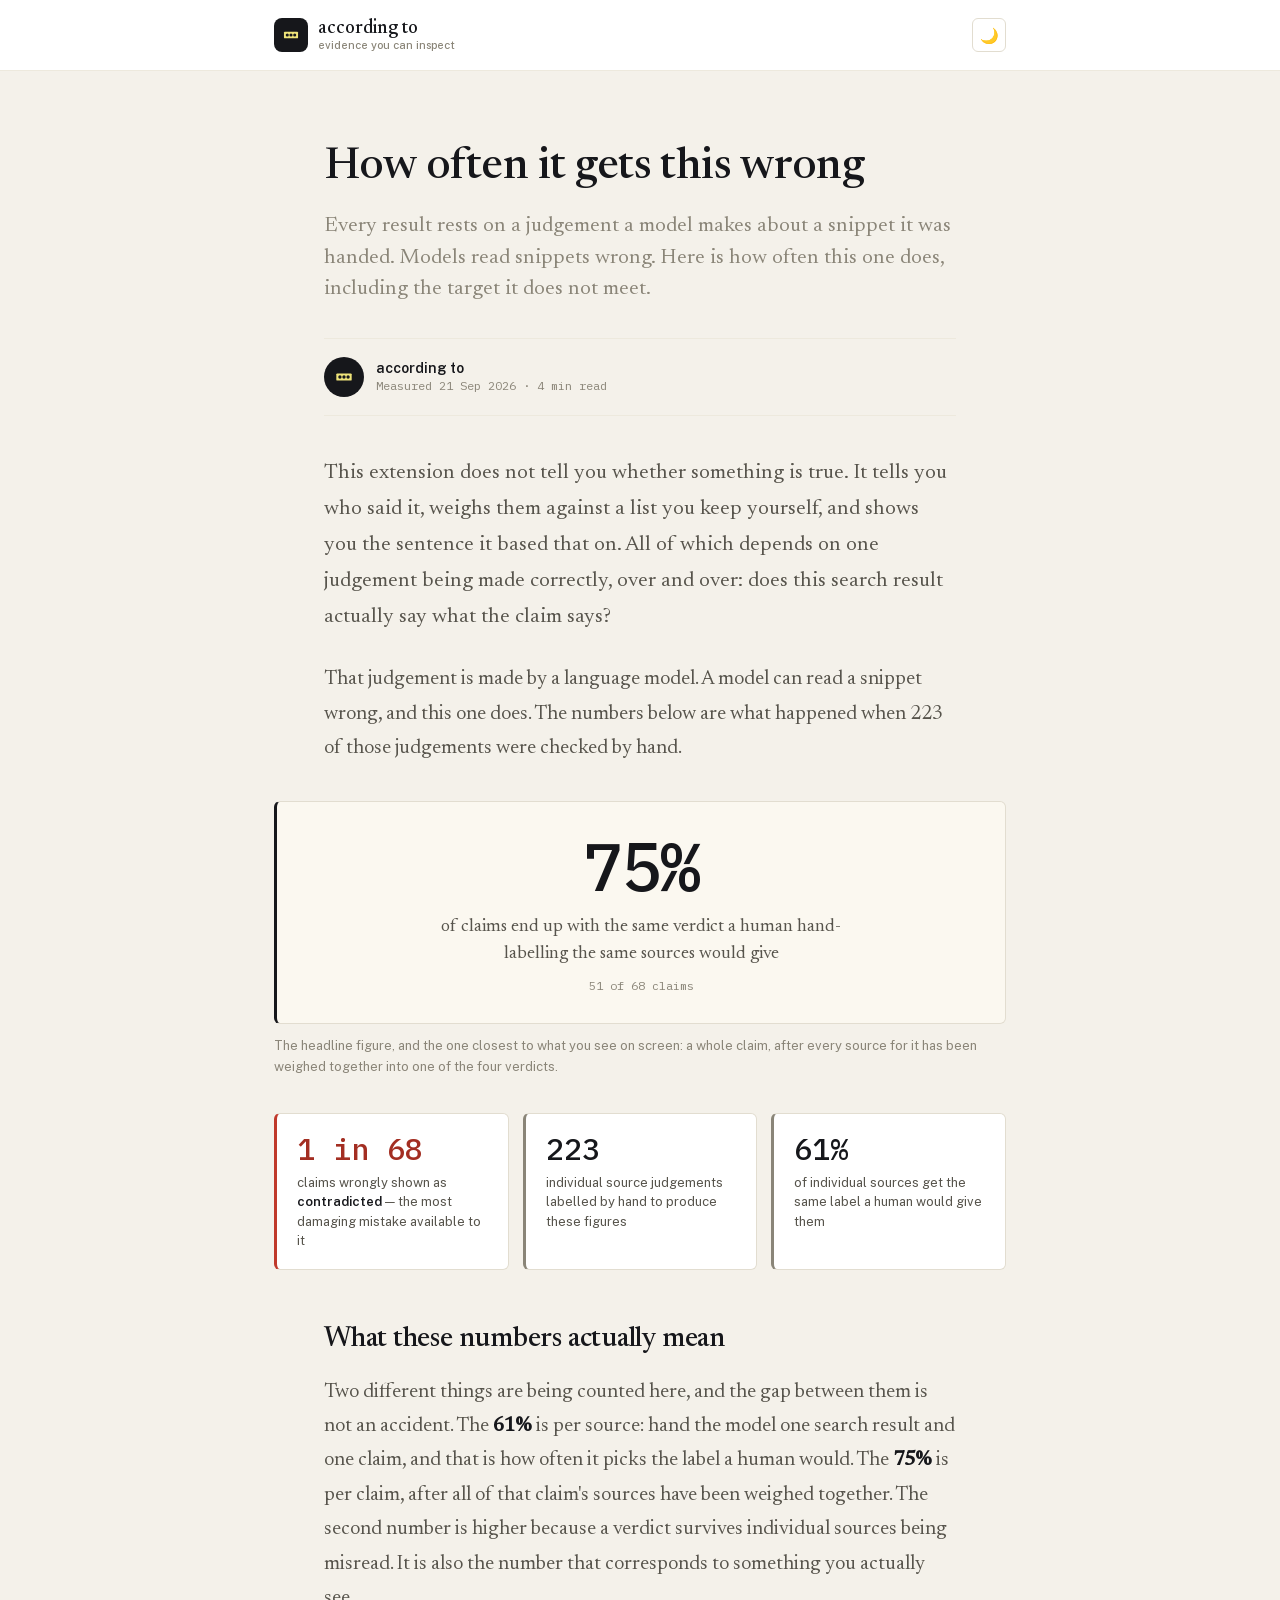
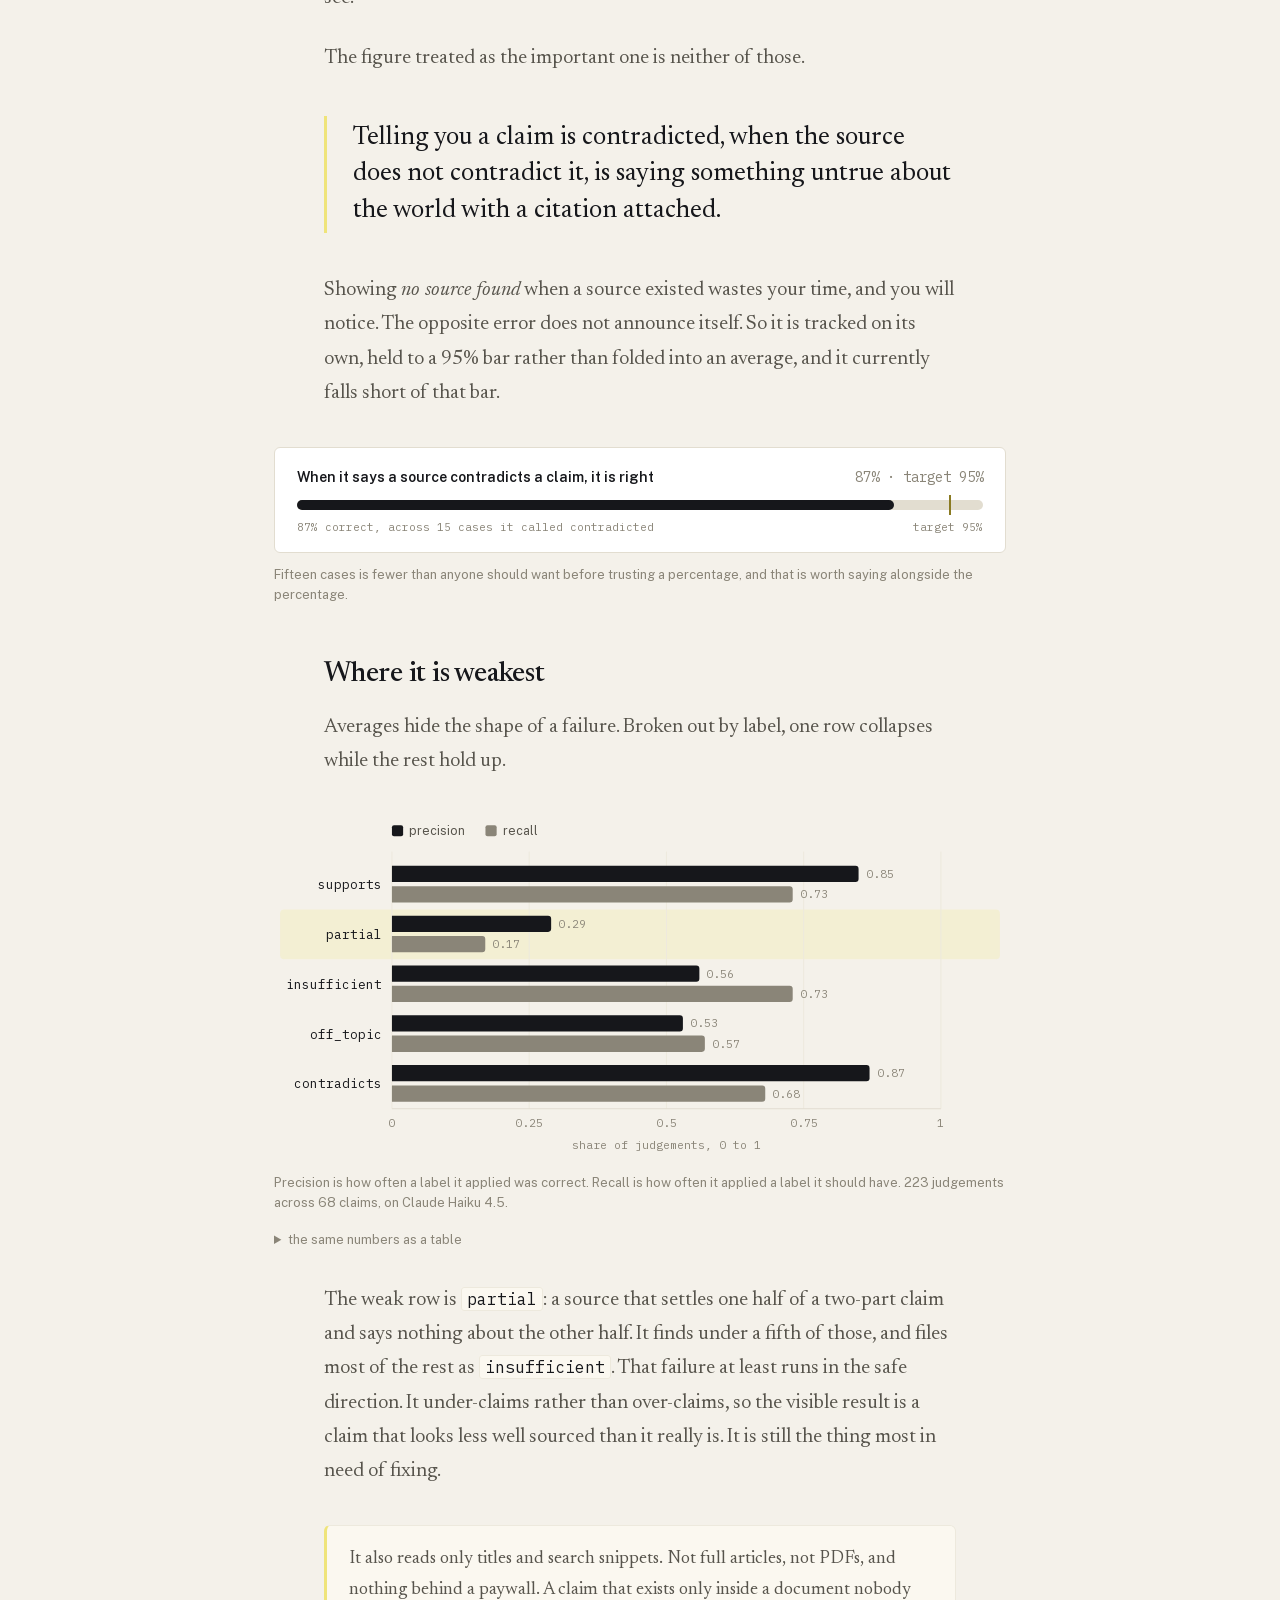
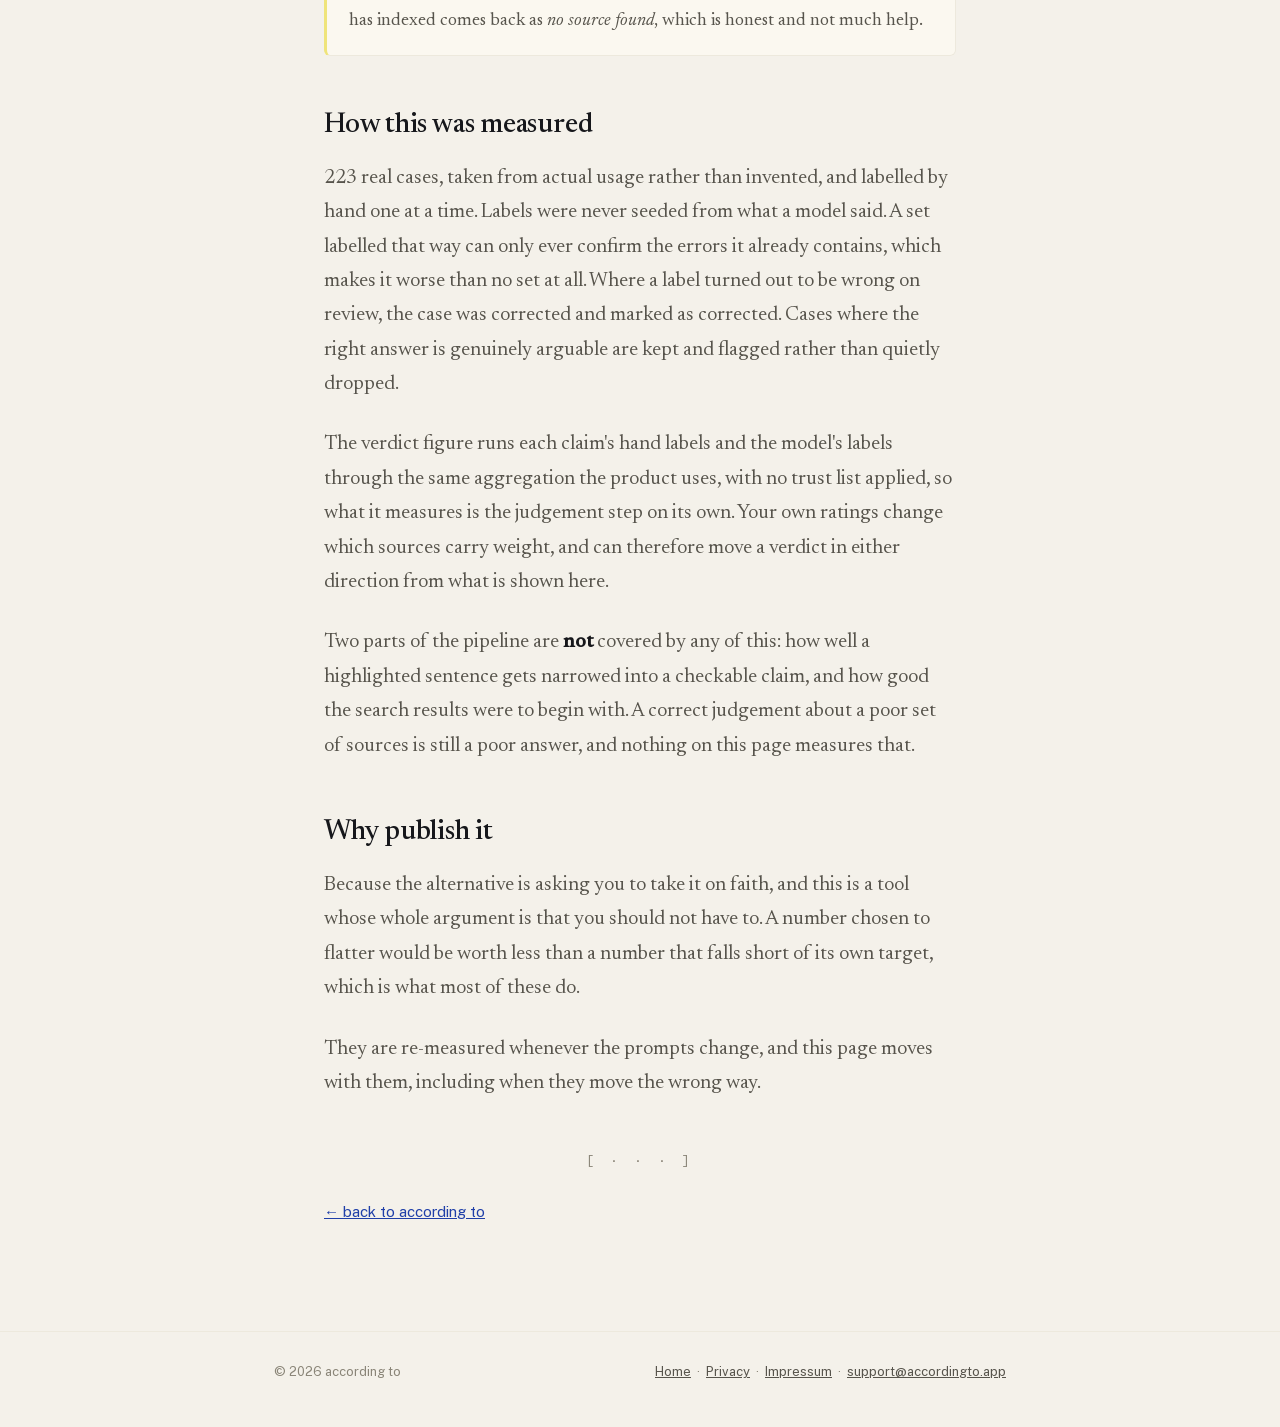
<file: accuracy.html>
<!DOCTYPE html>
<html lang="en">
<head>
<meta charset="utf-8" />
<!-- Same policy as privacy.html; see the note there for why it rides in a
     meta tag. This page makes no Supabase or backend calls of its own, so
     connect-src is narrowed to the analytics beacon only. -->
<meta http-equiv="Content-Security-Policy" content="default-src 'none'; script-src 'self' 'unsafe-inline' https://static.cloudflareinsights.com; style-src 'self' 'unsafe-inline'; font-src 'self'; img-src 'self' data:; connect-src 'self' https://cloudflareinsights.com; base-uri 'none'; form-action 'self'" />
<meta name="referrer" content="strict-origin-when-cross-origin" />
<script src="assets/theme-init.js"></script>
<meta name="viewport" content="width=device-width, initial-scale=1" />
<title>How often it gets this wrong — according to</title>
<meta name="description" content="Measured accuracy of according to's source judgements, on 223 hand-labelled cases. Including the target it does not meet." />
<meta property="og:title" content="How often it gets this wrong — according to" />
<meta property="og:description" content="Measured accuracy on 223 hand-labelled cases, including the target it does not meet." />
<meta property="og:type" content="article" />
<meta property="og:url" content="https://accordingto.app/accuracy.html" />
<link rel="canonical" href="https://accordingto.app/accuracy.html" />
<meta property="og:image" content="https://accordingto.app/assets/img/og-card.png" />
<meta property="og:image:width" content="1200" />
<meta property="og:image:height" content="630" />
<meta property="og:image:alt" content="according to — evidence you can inspect" />
<meta property="og:site_name" content="according to" />
<meta property="og:locale" content="en" />
<meta name="twitter:card" content="summary_large_image" />
<meta name="twitter:image" content="https://accordingto.app/assets/img/og-card.png" />
<link rel="icon" href="data:image/svg+xml,%3Csvg xmlns='http://www.w3.org/2000/svg' viewBox='0 0 100 100'%3E%3Crect x='2' y='2' width='96' height='96' rx='18' fill='%2316171B'/%3E%3Crect x='18' y='35' width='64' height='30' rx='4' fill='%23EFE47A'/%3E%3Ccircle cx='33' cy='50' r='7' fill='%2316171B'/%3E%3Ccircle cx='50' cy='50' r='7' fill='%2316171B'/%3E%3Ccircle cx='67' cy='50' r='7' fill='%2316171B'/%3E%3C/svg%3E" />
<script type="application/ld+json">
{
  "@context": "https://schema.org",
  "@type": "Article",
  "headline": "How often it gets this wrong",
  "description": "Measured accuracy of according to's source judgements, on 223 hand-labelled cases, including the target it does not meet.",
  "url": "https://accordingto.app/accuracy.html",
  "datePublished": "2026-09-21",
  "dateModified": "2026-09-21",
  "inLanguage": "en",
  "isPartOf": { "@id": "https://accordingto.app/#website" },
  "about": { "@id": "https://accordingto.app/#extension" },
  "publisher": { "@type": "Organization", "name": "according to", "url": "https://accordingto.app/" }
}
</script>
<link rel="stylesheet" href="assets/fonts.css" />
<style>
  /* Token block copied from privacy.html so the static pages stay in
     lockstep. The two status colours are added because this page talks
     about verdicts, and they are used ONLY where the number is about that
     verdict — per BRAND.md colour carries verdict meaning and nothing else,
     which is why the meter fill, the hero and every other accent is ink. */
  :root {
    --ink: #16171B;
    --paper: #F4F1EA;
    --white: #FFFFFF;
    --callout: #FBF8F0;
    --slot: #EFE47A;
    --bracket: #8A7A22;
    --link: #1F3FA8;
    --link-hover: #16307E;
    --body-text: #57544C;
    --meta: #8A8578;
    --hairline: #E2DDD0;
    --hairline-soft: #EDE9DD;
    --contradicted: #C0392B;
    --contradicted-text: #A32E22;
    --track: #E2DDD0;
  }
  @media (prefers-color-scheme: dark) {
    :root:not([data-theme="light"]) {
      --ink: #F4F1EA;
      --paper: #16171B;
      --white: #1F2025;
      --callout: #24211A;
      --slot: #EFE47A;
      --bracket: #D9C862;
      --link: #7C9CF0;
      --link-hover: #A9BEF2;
      --body-text: #C9C4B8;
      --meta: #9C9686;
      --hairline: #35322A;
      --hairline-soft: #2A2820;
      --contradicted: #E06B5D;
      --contradicted-text: #E8897D;
      --track: #35322A;
    }
  }
  :root[data-theme="dark"] {
    --ink: #F4F1EA;
    --paper: #16171B;
    --white: #1F2025;
    --callout: #24211A;
    --slot: #EFE47A;
    --bracket: #D9C862;
    --link: #7C9CF0;
    --link-hover: #A9BEF2;
    --body-text: #C9C4B8;
    --meta: #9C9686;
    --hairline: #35322A;
    --hairline-soft: #2A2820;
    --contradicted: #E06B5D;
    --contradicted-text: #E8897D;
    --track: #35322A;
  }
  * { box-sizing: border-box; }
  html, body {
    margin: 0;
    background: var(--paper);
    color: var(--ink);
    font-family: 'Public Sans', -apple-system, BlinkMacSystemFont, sans-serif;
  }
  a { color: var(--link); }
  a:hover { color: var(--link-hover); }

  /* --- Article measure -----------------------------------------------
     Two widths, deliberately. Running text sits at 680px, which is about
     70 characters of Newsreader at this size and the width long-form is
     comfortable at. Figures are allowed 780px so a five-column table and a
     three-up row of numbers don't have to be cramped into the text column.
     Everything collapses to one width below 860px. */
  .measure { max-width: 680px; margin: 0 auto; padding: 0 24px; }
  .measure-wide { max-width: 780px; margin: 0 auto; padding: 0 24px; }

  header.top {
    background: var(--white);
    padding: 18px 0;
    border-bottom: 1px solid var(--hairline-soft);
  }
  .top-inner { display: flex; align-items: center; justify-content: space-between; gap: 16px; flex-wrap: wrap; }
  .brand { display: flex; align-items: center; gap: 10px; }
  .theme-toggle {
    width: 34px; height: 34px; border-radius: 6px; border: 1px solid var(--hairline); background: var(--white);
    font-size: 15px; line-height: 1; cursor: pointer; display: flex; align-items: center; justify-content: center;
    color: inherit;
  }
  .theme-toggle:hover { background: var(--paper); }
  .mark {
    width: 34px; height: 34px; border-radius: 8px; background: var(--ink);
    display: flex; align-items: center; justify-content: center; flex-shrink: 0;
  }
  .mark svg { width: 22px; height: 22px; }
  .wordmark { font-family: 'Newsreader', serif; font-weight: 500; font-size: 19px; white-space: nowrap; }
  .tagline { font-family: 'Public Sans', sans-serif; font-size: 11px; font-weight: 500; color: var(--meta); margin-top: 1px; }

  /* --- Masthead ------------------------------------------------------- */
  article { padding: 72px 0 80px; }
  h1 {
    font-family: 'Newsreader', serif;
    font-weight: 500;
    font-size: 44px;
    line-height: 1.14;
    letter-spacing: -0.012em;
    margin: 0 0 18px;
    color: var(--ink);
  }
  .deck {
    font-family: 'Newsreader', serif;
    font-weight: 400;
    font-size: 21px;
    line-height: 1.5;
    color: var(--meta);
    margin: 0 0 32px;
  }
  .byline {
    display: flex;
    align-items: center;
    gap: 12px;
    padding: 18px 0;
    border-top: 1px solid var(--hairline-soft);
    border-bottom: 1px solid var(--hairline-soft);
    margin-bottom: 40px;
  }
  .byline .mark { width: 40px; height: 40px; border-radius: 50%; }
  .byline .mark svg { width: 24px; height: 24px; }
  .byline-name { font-size: 14px; font-weight: 600; color: var(--ink); }
  .byline-meta {
    font-family: 'IBM Plex Mono', monospace;
    font-size: 12px;
    color: var(--meta);
    margin-top: 2px;
  }

  /* --- Running text ---------------------------------------------------
     Newsreader for body copy, not Public Sans. BRAND.md gives Newsreader
     to "the name, claims, headlines — the writer's voice", and this page is
     an argument rather than UI chrome. Sans is kept for the things that
     really are chrome: figure labels, table headers, the byline. */
  article p {
    font-family: 'Newsreader', serif;
    font-size: 20px;
    line-height: 1.72;
    color: var(--body-text);
    margin: 0 0 26px;
  }
  article p.first { font-size: 21px; }
  article strong { color: var(--ink); font-weight: 600; }
  article em { font-style: italic; }
  h2 {
    font-family: 'Newsreader', serif;
    font-weight: 500;
    font-size: 28px;
    line-height: 1.25;
    color: var(--ink);
    margin: 52px 0 18px;
    letter-spacing: -0.008em;
  }
  code {
    font-family: 'IBM Plex Mono', monospace;
    font-size: 0.8em;
    background: var(--callout);
    border: 1px solid var(--hairline-soft);
    border-radius: 3px;
    padding: 1px 5px;
    color: var(--ink);
  }

  /* --- Pull quote ----------------------------------------------------- */
  .pull {
    font-family: 'Newsreader', serif;
    font-size: 26px;
    line-height: 1.4;
    color: var(--ink);
    border-left: 3px solid var(--slot);
    padding: 4px 0 4px 26px;
    margin: 40px 0;
  }

  /* --- Figures --------------------------------------------------------
     Each block of numbers is a <figure> with a <figcaption>, so it reads as
     an exhibit in an article rather than a dashboard tile dropped into
     prose. Captions are sans and small: they are apparatus, not voice. */
  figure { margin: 36px 0; }
  figcaption {
    font-family: 'Public Sans', sans-serif;
    font-size: 13px;
    line-height: 1.55;
    color: var(--meta);
    margin-top: 12px;
  }

  .hero {
    background: var(--callout);
    border: 1px solid var(--hairline);
    border-left: 3px solid var(--ink);
    border-radius: 6px;
    padding: 30px 32px;
    text-align: center;
  }
  /* Counts are IBM Plex Mono per BRAND.md ("the machine speaking"), which
     also keeps the headline number out of the serif used for the writing —
     a measurement is not the author's voice. Proportional figures here;
     tabular widths make a 2-3 digit number look gappy at display size. The
     table below is where tabular-nums actually belongs. */
  .hero-value {
    font-family: 'IBM Plex Mono', monospace;
    font-weight: 500;
    font-size: 68px;
    line-height: 1;
    color: var(--ink);
    letter-spacing: -0.03em;
  }
  .hero-label {
    font-family: 'Newsreader', serif;
    font-size: 18px;
    line-height: 1.5;
    color: var(--body-text);
    margin: 14px auto 0;
    max-width: 42ch;
  }
  .hero-sub { font-family: 'IBM Plex Mono', monospace; font-size: 12px; color: var(--meta); margin-top: 10px; }

  .kpis { display: grid; grid-template-columns: repeat(3, 1fr); gap: 14px; }
  .kpi {
    background: var(--white);
    border: 1px solid var(--hairline);
    border-left: 3px solid var(--meta);
    border-radius: 6px;
    padding: 18px 20px;
  }
  .kpi.is-contradicted { border-left-color: var(--contradicted); }
  .kpi-value { font-family: 'IBM Plex Mono', monospace; font-weight: 500; font-size: 30px; line-height: 1.1; color: var(--ink); }
  .kpi.is-contradicted .kpi-value { color: var(--contradicted-text); }
  .kpi-label { font-size: 13px; line-height: 1.5; color: var(--body-text); margin-top: 8px; }

  /* A ratio against a stated limit is a meter, not a one-bar bar chart. The
     fill is ink, not a status colour: "below target" is not one of the four
     verdicts, and borrowing a verdict colour for it would make the palette
     mean two different things on one page. The target is a marked position
     on the track so the gap is shown rather than described. */
  .meter-block {
    background: var(--white);
    border: 1px solid var(--hairline);
    border-radius: 6px;
    padding: 20px 22px 18px;
  }
  .meter-head { display: flex; justify-content: space-between; align-items: baseline; gap: 12px; flex-wrap: wrap; margin-bottom: 14px; }
  .meter-title { font-size: 14px; color: var(--ink); font-weight: 600; }
  .meter-num { font-family: 'IBM Plex Mono', monospace; font-size: 14px; color: var(--meta); }
  .meter-track { position: relative; height: 10px; background: var(--track); border-radius: 5px; }
  .meter-fill { position: absolute; left: 0; top: 0; bottom: 0; width: 87%; background: var(--ink); border-radius: 5px; }
  .meter-target { position: absolute; left: 95%; top: -5px; bottom: -5px; width: 2px; background: var(--bracket); }
  .meter-legend {
    display: flex; justify-content: space-between; gap: 12px;
    font-family: 'IBM Plex Mono', monospace; font-size: 11px; color: var(--meta); margin-top: 10px;
  }

  /* Chart. Two series, encoded by lightness rather than hue: BRAND.md
     reserves colour for verdict meaning, so a chromatic second series would
     make the palette mean two things on this page. The dataviz validator
     flags the pair as "reads gray" and outside the categorical lightness
     band — both true and both intended — while the three checks that govern
     legibility pass wide: CVD separation ΔE 40.9 light / 28.4 dark, normal
     vision 41.3 / 28.5, contrast ≥3:1, against a floor of 15. Direct value
     labels and a legend carry identity as well, so nothing rests on the
     fill alone.
     The highlight band is the slot yellow, which BRAND.md assigns to "the
     claim under examination" — here, literally the row under examination. */
  .chart { width: 100%; height: auto; display: block; }
  .chart-bar-p { fill: var(--ink); }
  .chart-bar-r { fill: var(--meta); }
  .chart-band { fill: var(--slot); opacity: 0.2; }
  .chart-grid { stroke: var(--hairline-soft); stroke-width: 1; }
  .chart-axis { stroke: var(--hairline); stroke-width: 1; }
  .chart-cat { fill: var(--ink); font-family: 'IBM Plex Mono', monospace; font-size: 12.5px; }
  .chart-val { fill: var(--meta); font-family: 'IBM Plex Mono', monospace; font-size: 11px; }
  .chart-tick { fill: var(--meta); font-family: 'IBM Plex Mono', monospace; font-size: 11px; }
  .chart-legend { fill: var(--body-text); font-family: 'Public Sans', sans-serif; font-size: 12px; }

  details.numbers { margin-top: 18px; }
  details.numbers summary {
    font-family: 'Public Sans', sans-serif;
    font-size: 13px;
    color: var(--meta);
    cursor: pointer;
  }
  details.numbers summary:hover { color: var(--ink); }
  details.numbers table { margin-top: 14px; }

  table { width: 100%; border-collapse: collapse; font-size: 14px; font-family: 'Public Sans', sans-serif; }
  th, td { text-align: right; padding: 10px 10px; border-bottom: 1px solid var(--hairline-soft); }
  th:first-child, td:first-child { text-align: left; }
  thead th {
    font-size: 11.5px; font-weight: 600; color: var(--meta);
    text-transform: uppercase; letter-spacing: 0.06em;
  }
  tbody td { color: var(--body-text); font-variant-numeric: tabular-nums; }
  tbody th { font-family: 'IBM Plex Mono', monospace; font-weight: 400; font-size: 13px; color: var(--ink); }
  tbody tr.is-weak td, tbody tr.is-weak th { background: var(--callout); }

  .note {
    background: var(--callout);
    border: 1px solid var(--hairline-soft);
    border-left: 3px solid var(--slot);
    border-radius: 6px;
    padding: 18px 22px;
    margin: 36px 0;
  }
  .note p { margin: 0; font-size: 18px; }

  .endmark {
    margin: 52px 0 0;
    text-align: center;
    font-family: 'IBM Plex Mono', monospace;
    color: var(--meta);
    font-size: 13px;
    letter-spacing: 0.3em;
  }
  .backlink { margin-top: 30px; font-size: 15px; font-family: 'Public Sans', sans-serif; }

  footer {
    padding: 32px 0 48px;
    border-top: 1px solid var(--hairline-soft);
    color: var(--meta);
    font-size: 13px;
  }
  .footer-inner { display: flex; justify-content: space-between; flex-wrap: wrap; gap: 10px; }
  footer a { color: var(--body-text); }

  @media (max-width: 860px) {
    .measure-wide { max-width: 680px; }
  }
  @media (max-width: 560px) {
    article { padding: 44px 0 56px; }
    h1 { font-size: 32px; }
    .deck { font-size: 18px; }
    h2 { font-size: 24px; margin-top: 42px; }
    article p, .note p { font-size: 18px; }
    article p.first { font-size: 19px; }
    .pull { font-size: 21px; padding-left: 18px; }
    .hero { padding: 24px 20px; }
    .hero-value { font-size: 50px; }
    .hero-label { font-size: 17px; }
    .kpis { grid-template-columns: 1fr; }
    table { font-size: 13px; }
    th, td { padding: 8px 6px; }
  }
</style>
</head>
<body>

<header class="top">
  <div class="measure-wide top-inner">
    <a class="brand" href="index.html" style="text-decoration:none; color:inherit;">
      <div class="mark">
        <svg viewBox="0 0 100 100"><rect x="18" y="35" width="64" height="30" rx="4" fill="#EFE47A"/><circle cx="33" cy="50" r="7" fill="#16171B"/><circle cx="50" cy="50" r="7" fill="#16171B"/><circle cx="67" cy="50" r="7" fill="#16171B"/></svg>
      </div>
      <div>
        <div class="wordmark">according to</div>
        <div class="tagline">evidence you can inspect</div>
      </div>
    </a>
    <button type="button" id="theme-toggle" class="theme-toggle"></button>
  </div>
</header>

<article>
  <div class="measure">
    <h1>How often it gets this wrong</h1>
    <p class="deck">
      Every result rests on a judgement a model makes about a snippet it
      was handed. Models read snippets wrong. Here is how often this one
      does, including the target it does not meet.
    </p>

    <div class="byline">
      <div class="mark">
        <svg viewBox="0 0 100 100"><rect x="18" y="35" width="64" height="30" rx="4" fill="#EFE47A"/><circle cx="33" cy="50" r="7" fill="#16171B"/><circle cx="50" cy="50" r="7" fill="#16171B"/><circle cx="67" cy="50" r="7" fill="#16171B"/></svg>
      </div>
      <div>
        <div class="byline-name">according to</div>
        <div class="byline-meta">Measured 21 Sep 2026 · 4 min read</div>
      </div>
    </div>

    <p class="first">
      This extension does not tell you whether something is true. It tells
      you who said it, weighs them against a list you keep yourself, and
      shows you the sentence it based that on. All of which depends on one
      judgement being made correctly, over and over: does this search
      result actually say what the claim says?
    </p>

    <p>
      That judgement is made by a language model. A model can read a
      snippet wrong, and this one does. The numbers below are what
      happened when 223 of those judgements were checked by hand.
    </p>
  </div>

  <div class="measure-wide">
    <figure>
      <div class="hero">
        <div class="hero-value">75%</div>
        <div class="hero-label">of claims end up with the same verdict a human hand-labelling the same sources would give</div>
        <div class="hero-sub">51 of 68 claims</div>
      </div>
      <figcaption>
        The headline figure, and the one closest to what you see on screen:
        a whole claim, after every source for it has been weighed together
        into one of the four verdicts.
      </figcaption>
    </figure>

    <figure>
      <div class="kpis">
        <div class="kpi is-contradicted">
          <div class="kpi-value">1 in 68</div>
          <div class="kpi-label">claims wrongly shown as <strong>contradicted</strong> — the most damaging mistake available to it</div>
        </div>
        <div class="kpi">
          <div class="kpi-value">223</div>
          <div class="kpi-label">individual source judgements labelled by hand to produce these figures</div>
        </div>
        <div class="kpi">
          <div class="kpi-value">61%</div>
          <div class="kpi-label">of individual sources get the same label a human would give them</div>
        </div>
      </div>
    </figure>
  </div>

  <div class="measure">
    <h2>What these numbers actually mean</h2>

    <p>
      Two different things are being counted here, and the gap between
      them is not an accident. The <strong>61%</strong> is per source:
      hand the model one search result and one claim, and that is how
      often it picks the label a human would. The <strong>75%</strong> is
      per claim, after all of that claim's sources have been weighed
      together. The second number is higher because a verdict survives
      individual sources being misread. It is also the number that
      corresponds to something you actually see.
    </p>

    <p>
      The figure treated as the important one is neither of those.
    </p>

    <p class="pull">
      Telling you a claim is contradicted, when the source does not
      contradict it, is saying something untrue about the world with a
      citation attached.
    </p>

    <p>
      Showing <em>no source found</em> when a source existed wastes your
      time, and you will notice. The opposite error does not announce
      itself. So it is tracked on its own, held to a 95% bar rather than
      folded into an average, and it currently falls short of that bar.
    </p>
  </div>

  <div class="measure-wide">
    <figure>
      <div class="meter-block">
        <div class="meter-head">
          <span class="meter-title">When it says a source contradicts a claim, it is right</span>
          <span class="meter-num">87% · target 95%</span>
        </div>
        <div class="meter-track">
          <div class="meter-fill"></div>
          <div class="meter-target" title="target: 95%"></div>
        </div>
        <div class="meter-legend">
          <span>87% correct, across 15 cases it called contradicted</span>
          <span>target 95%</span>
        </div>
      </div>
      <figcaption>
        Fifteen cases is fewer than anyone should want before trusting a
        percentage, and that is worth saying alongside the percentage.
      </figcaption>
    </figure>
  </div>

  <div class="measure">
    <h2>Where it is weakest</h2>

    <p>
      Averages hide the shape of a failure. Broken out by label, one row
      collapses while the rest hold up.
    </p>
  </div>

  <div class="measure-wide">
    <figure>
      <svg viewBox="0 0 720 341" class="chart" role="img" aria-labelledby="chart-title chart-desc" preserveAspectRatio="xMidYMid meet">
      <title id="chart-title">Precision and recall for each stance label</title>
      <desc id="chart-desc">Grouped bars. The partial label is far weaker than the other four, at 0.29 precision and 0.17 recall; supports and contradicts are strongest at 0.85 and 0.87 precision.</desc>
      <rect class="chart-band" x="6" y="93" width="708" height="49" rx="4"/>
      <line class="chart-grid" x1="116.0" y1="36" x2="116.0" y2="289"/>
      <text class="chart-tick" x="116.0" y="307" text-anchor="middle">0</text>
      <line class="chart-grid" x1="251.0" y1="36" x2="251.0" y2="289"/>
      <text class="chart-tick" x="251.0" y="307" text-anchor="middle">0.25</text>
      <line class="chart-grid" x1="386.0" y1="36" x2="386.0" y2="289"/>
      <text class="chart-tick" x="386.0" y="307" text-anchor="middle">0.5</text>
      <line class="chart-grid" x1="521.0" y1="36" x2="521.0" y2="289"/>
      <text class="chart-tick" x="521.0" y="307" text-anchor="middle">0.75</text>
      <line class="chart-grid" x1="656.0" y1="36" x2="656.0" y2="289"/>
      <text class="chart-tick" x="656.0" y="307" text-anchor="middle">1</text>
      <line class="chart-axis" x1="116" y1="289" x2="656" y2="289"/>
      <rect class="chart-bar-p" x="116" y="10" width="11" height="11" rx="2"/>
      <text class="chart-legend" x="133" y="20">precision</text>
      <rect class="chart-bar-r" x="208" y="10" width="11" height="11" rx="2"/>
      <text class="chart-legend" x="225" y="20">recall</text>
      <text class="chart-cat" x="106" y="73" text-anchor="end">supports</text>
      <path class="chart-bar-p" d="M116,50 H572.0 A3,3 0 0 1 575.0,53 V63 A3,3 0 0 1 572.0,66 H116 Z"/>
      <text class="chart-val" x="582.0" y="62">0.85</text>
      <path class="chart-bar-r" d="M116,70 H507.2 A3,3 0 0 1 510.2,73 V83 A3,3 0 0 1 507.2,86 H116 Z"/>
      <text class="chart-val" x="517.2" y="82">0.73</text>
      <text class="chart-cat" x="106" y="122" text-anchor="end">partial</text>
      <path class="chart-bar-p" d="M116,99 H269.6 A3,3 0 0 1 272.6,102 V112 A3,3 0 0 1 269.6,115 H116 Z"/>
      <text class="chart-val" x="279.6" y="111">0.29</text>
      <path class="chart-bar-r" d="M116,119 H204.8 A3,3 0 0 1 207.8,122 V132 A3,3 0 0 1 204.8,135 H116 Z"/>
      <text class="chart-val" x="214.8" y="131">0.17</text>
      <text class="chart-cat" x="106" y="171" text-anchor="end">insufficient</text>
      <path class="chart-bar-p" d="M116,148 H415.40000000000003 A3,3 0 0 1 418.40000000000003,151 V161 A3,3 0 0 1 415.40000000000003,164 H116 Z"/>
      <text class="chart-val" x="425.4" y="160">0.56</text>
      <path class="chart-bar-r" d="M116,168 H507.2 A3,3 0 0 1 510.2,171 V181 A3,3 0 0 1 507.2,184 H116 Z"/>
      <text class="chart-val" x="517.2" y="180">0.73</text>
      <text class="chart-cat" x="106" y="220" text-anchor="end">off_topic</text>
      <path class="chart-bar-p" d="M116,197 H399.2 A3,3 0 0 1 402.2,200 V210 A3,3 0 0 1 399.2,213 H116 Z"/>
      <text class="chart-val" x="409.2" y="209">0.53</text>
      <path class="chart-bar-r" d="M116,217 H420.79999999999995 A3,3 0 0 1 423.79999999999995,220 V230 A3,3 0 0 1 420.79999999999995,233 H116 Z"/>
      <text class="chart-val" x="430.8" y="229">0.57</text>
      <text class="chart-cat" x="106" y="269" text-anchor="end">contradicts</text>
      <path class="chart-bar-p" d="M116,246 H582.8 A3,3 0 0 1 585.8,249 V259 A3,3 0 0 1 582.8,262 H116 Z"/>
      <text class="chart-val" x="592.8" y="258">0.87</text>
      <path class="chart-bar-r" d="M116,266 H480.20000000000005 A3,3 0 0 1 483.20000000000005,269 V279 A3,3 0 0 1 480.20000000000005,282 H116 Z"/>
      <text class="chart-val" x="490.2" y="278">0.68</text>
      <text class="chart-tick" x="386" y="329" text-anchor="middle">share of judgements, 0 to 1</text>
      </svg>
      <figcaption>
        Precision is how often a label it applied was correct. Recall is
        how often it applied a label it should have. 223 judgements across
        68 claims, on Claude Haiku 4.5.
      </figcaption>
      <details class="numbers">
        <summary>the same numbers as a table</summary>
        <table>
          <thead>
            <tr>
              <th scope="col">Label</th>
              <th scope="col">Precision</th>
              <th scope="col">Recall</th>
              <th scope="col">Cases</th>
            </tr>
          </thead>
          <tbody>
            <tr><th scope="row">supports</th><td>0.85</td><td>0.73</td><td>55</td></tr>
            <tr class="is-weak"><th scope="row">partial</th><td>0.29</td><td>0.17</td><td>35</td></tr>
            <tr><th scope="row">insufficient</th><td>0.56</td><td>0.73</td><td>84</td></tr>
            <tr><th scope="row">off_topic</th><td>0.53</td><td>0.57</td><td>30</td></tr>
            <tr><th scope="row">contradicts</th><td>0.87</td><td>0.68</td><td>19</td></tr>
          </tbody>
        </table>
      </details>
    </figure>
  </div>

  <div class="measure">
    <p>
      The weak row is <code>partial</code>: a source that settles one half
      of a two-part claim and says nothing about the other half. It finds
      under a fifth of those, and files most of the rest as
      <code>insufficient</code>. That failure at least runs in the safe
      direction. It under-claims rather than over-claims, so the visible
      result is a claim that looks less well sourced than it really is.
      It is still the thing most in need of fixing.
    </p>

    <div class="note">
      <p>
        It also reads only titles and search snippets. Not full articles,
        not PDFs, and nothing behind a paywall. A claim that exists only
        inside a document nobody has indexed comes back as <em>no source
        found</em>, which is honest and not much help.
      </p>
    </div>

    <h2>How this was measured</h2>

    <p>
      223 real cases, taken from actual usage rather than invented, and
      labelled by hand one at a time. Labels were never seeded from what a
      model said. A set labelled that way can only ever confirm the errors
      it already contains, which makes it worse than no set at all. Where
      a label turned out to be wrong on review, the case was corrected and
      marked as corrected. Cases where the right answer is genuinely
      arguable are kept and flagged rather than quietly dropped.
    </p>

    <p>
      The verdict figure runs each claim's hand labels and the model's
      labels through the same aggregation the product uses, with no trust
      list applied, so what it measures is the judgement step on its own.
      Your own ratings change which sources carry weight, and can
      therefore move a verdict in either direction from what is shown
      here.
    </p>

    <p>
      Two parts of the pipeline are <strong>not</strong> covered by any of
      this: how well a highlighted sentence gets narrowed into a checkable
      claim, and how good the search results were to begin with. A correct
      judgement about a poor set of sources is still a poor answer, and
      nothing on this page measures that.
    </p>

    <h2>Why publish it</h2>

    <p>
      Because the alternative is asking you to take it on faith, and this
      is a tool whose whole argument is that you should not have to. A
      number chosen to flatter would be worth less than a number that
      falls short of its own target, which is what most of these do.
    </p>

    <p>
      They are re-measured whenever the prompts change, and this page moves
      with them, including when they move the wrong way.
    </p>

    <div class="endmark">[ · · · ]</div>

    <p class="backlink"><a href="index.html">← back to according to</a></p>
  </div>
</article>

<footer>
  <div class="measure-wide footer-inner">
    <span>© 2026 according to</span>
    <span>
      <a href="index.html">Home</a>
      &nbsp;·&nbsp;
      <a href="privacy.html">Privacy</a>
      &nbsp;·&nbsp;
      <a href="impressum.html">Impressum</a>
      &nbsp;·&nbsp;
      <a href="mailto:support@accordingto.app">support@accordingto.app</a>
    </span>
  </div>
</footer>

<script type="module">
  import { initThemeToggle } from "./assets/theme.js";
  initThemeToggle(document.getElementById("theme-toggle"));
</script>

<!-- Cloudflare Web Analytics, same cookieless setup and the same reason as
     every other page here; see privacy.html for the full note. -->
<script defer src="https://static.cloudflareinsights.com/beacon.min.js" data-cf-beacon='{"token": "5dee5a6dd27b459882c995004326b270"}'></script>

</body>
</html>
</file>
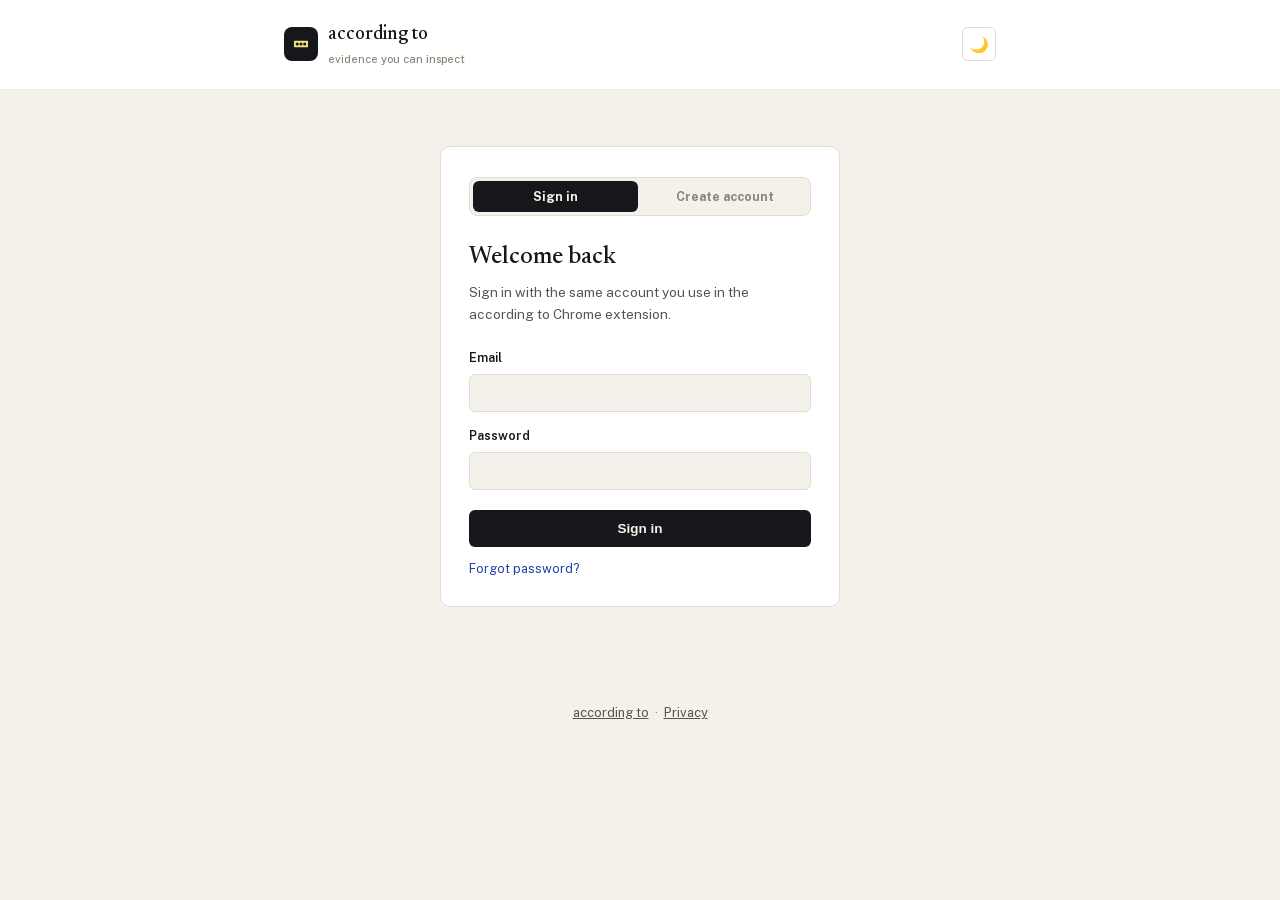
<file: app.html>
<!DOCTYPE html>
<html lang="en">
<head>
<meta charset="utf-8" />
<script src="assets/theme-init.js"></script>
<meta name="viewport" content="width=device-width, initial-scale=1" />
<meta name="robots" content="noindex" />
<title>Dashboard — according to</title>
<meta name="description" content="Manage your according to Sources (trusted domains) and inspect your Searches history." />
<link rel="icon" href="data:image/svg+xml,%3Csvg xmlns='http://www.w3.org/2000/svg' viewBox='0 0 100 100'%3E%3Crect x='2' y='2' width='96' height='96' rx='18' fill='%2316171B'/%3E%3Crect x='18' y='35' width='64' height='30' rx='4' fill='%23EFE47A'/%3E%3Ccircle cx='33' cy='50' r='7' fill='%2316171B'/%3E%3Ccircle cx='50' cy='50' r='7' fill='%2316171B'/%3E%3Ccircle cx='67' cy='50' r='7' fill='%2316171B'/%3E%3C/svg%3E" />
<link rel="stylesheet" href="assets/fonts.css" />
<style>
  :root {
    --ink: #16171B;
    --paper: #F4F1EA;
    --white: #FFFFFF;
    --slot: #EFE47A;
    --link: #1F3FA8;
    --sourced: #2F6B4F;
    --sourced-bg: #E9F3EC;
    --no-source: #B98A2E;
    --no-source-text: #8A6318;
    --no-source-bg: #FBF2E1;
    --contradicted: #C0392B;
    --contradicted-text: #A32E22;
    --contradicted-bg: #FBEAE7;
    --not-assessable: #8A8578;
    --not-assessable-bg: #ECEAE3;
    --body-text: #57544C;
    --meta: #8A8578;
    --hairline: #E2DDD0;
    --hairline-soft: #EDE9DD;
    --row-hover: #FCFBF8;
  }
  @media (prefers-color-scheme: dark) {
    :root:not([data-theme="light"]) {
      --ink: #ECE8DD;
      --paper: #18191C;
      --white: #212226;
      --link: #7C93E8;
      --sourced: #5FBE8F;
      --sourced-bg: #16261E;
      --no-source: #D9A748;
      --no-source-text: #E0B458;
      --no-source-bg: #2A2115;
      --contradicted: #E2776A;
      --contradicted-text: #E2776A;
      --contradicted-bg: #2E1917;
      --not-assessable: #9C9888;
      --not-assessable-bg: #232428;
      --body-text: #B8B4A8;
      --meta: #9A968A;
      --hairline: #2E2F34;
      --hairline-soft: #26272B;
      --row-hover: #212327;
    }
  }
  :root[data-theme="dark"] {
    --ink: #ECE8DD;
    --paper: #18191C;
    --white: #212226;
    --link: #7C93E8;
    --sourced: #5FBE8F;
    --sourced-bg: #16261E;
    --no-source: #D9A748;
    --no-source-text: #E0B458;
    --no-source-bg: #2A2115;
    --contradicted: #E2776A;
    --contradicted-text: #E2776A;
    --contradicted-bg: #2E1917;
    --not-assessable: #9C9888;
    --not-assessable-bg: #232428;
    --body-text: #B8B4A8;
    --meta: #9A968A;
    --hairline: #2E2F34;
    --hairline-soft: #26272B;
    --row-hover: #212327;
  }
  * { box-sizing: border-box; }
  /* Without this, any element also styled with its own `display` (like
     .modal-overlay's `display: flex` below) permanently overrides the
     browser's default `[hidden] { display: none }` UA rule -- author
     styles beat user-agent styles regardless of selector specificity, so
     the confirm modal stayed visible no matter what its `hidden` attribute
     was set to. */
  [hidden] { display: none !important; }
  html, body {
    margin: 0;
    background: var(--paper);
    color: var(--ink);
    font-family: 'Public Sans', -apple-system, BlinkMacSystemFont, sans-serif;
    line-height: 1.5;
  }
  a { color: var(--link); }
  .wrap { max-width: 760px; margin: 0 auto; padding: 0 24px; }
  .wrap-wide { max-width: 1180px; margin: 0 auto; padding: 0 24px; }

  header.top { background: var(--white); padding: 16px 0; border-bottom: 1px solid var(--hairline-soft); }
  .top-inner { display: flex; align-items: center; justify-content: space-between; gap: 16px; flex-wrap: wrap; }
  .brand { display: flex; align-items: center; gap: 10px; text-decoration: none; color: inherit; }
  .mark { width: 32px; height: 32px; border-radius: 8px; background: var(--ink); display: flex; align-items: center; justify-content: center; flex-shrink: 0; }
  .mark svg { width: 20px; height: 20px; }
  .wordmark { font-family: 'Newsreader', serif; font-weight: 500; font-size: 18px; white-space: nowrap; }
  .tagline { font-family: 'Public Sans', sans-serif; font-size: 10.5px; font-weight: 500; color: var(--meta); margin-top: 1px; }
  .account { display: flex; align-items: center; gap: 12px; font-size: 13px; color: var(--body-text); }
  .account .email { font-family: 'IBM Plex Mono', monospace; font-size: 12px; color: var(--ink); }
  .btn-signout { background: var(--white); border: 1px solid var(--hairline); border-radius: 6px; padding: 7px 12px; font-size: 12.5px; font-weight: 600; cursor: pointer; font-family: inherit; color: var(--ink); }
  .btn-signout:hover { background: var(--paper); }
  .nav-right { display: flex; align-items: center; gap: 12px; }
  .theme-toggle {
    width: 34px; height: 34px; border-radius: 6px; border: 1px solid var(--hairline); background: var(--white);
    font-size: 15px; line-height: 1; cursor: pointer; display: flex; align-items: center; justify-content: center;
  }
  .theme-toggle:hover { background: var(--paper); }

  main.dash { padding: 28px 0 64px; }

  .welcome-heading {
    font-family: 'Newsreader', serif; font-weight: 500; font-size: 26px;
    margin: 0 0 18px; color: var(--ink);
  }
  .tabs { display: flex; gap: 4px; margin-bottom: 22px; border-bottom: 1px solid var(--hairline); }
  .tabs button {
    border: none; background: none; padding: 10px 4px; margin-right: 20px; font-family: inherit;
    font-weight: 700; font-size: 14.5px; color: var(--meta); cursor: pointer; border-bottom: 2px solid transparent; position: relative; top: 1px;
  }
  .tabs button.is-active { color: var(--ink); border-bottom-color: var(--ink); }

  .panel { display: none; }
  .panel.is-active { display: block; }

  .card { background: var(--white); border: 1px solid var(--hairline); border-radius: 10px; }

  .toolbar { display: flex; align-items: flex-end; gap: 14px; flex-wrap: wrap; padding: 16px 18px; border-bottom: 1px solid var(--hairline-soft); }
  .field { display: flex; flex-direction: column; gap: 5px; }
  .field label { font-size: 11px; font-weight: 700; color: var(--meta); text-transform: uppercase; letter-spacing: 0.03em; }
  select, .toolbar input[type="text"], .toolbar input[type="search"] {
    font-family: inherit; font-size: 13px; padding: 7px 9px; border: 1px solid var(--hairline); border-radius: 6px; background: var(--paper); color: var(--ink);
  }
  .spacer { flex: 1; }
  .btn { font-family: inherit; font-weight: 700; font-size: 12.5px; border-radius: 6px; padding: 8px 14px; cursor: pointer; border: 1px solid var(--hairline); background: var(--white); color: var(--ink); }
  .btn:hover { background: var(--paper); }
  .btn-primary { background: var(--ink); color: var(--paper); border-color: var(--ink); }
  .btn-primary:hover { filter: brightness(0.9); }
  .btn-danger { color: var(--contradicted); }
  .btn:disabled { opacity: 0.5; cursor: default; }
  .btn-sm { padding: 5px 10px; font-size: 11.5px; }

  .icon-btn {
    border: none; background: none; color: var(--meta); font-size: 16px; line-height: 1;
    padding: 2px 6px; cursor: pointer; font-family: inherit; border-radius: 4px;
  }
  .icon-btn:hover { color: var(--contradicted); }

  .modal-overlay {
    position: fixed; inset: 0; background: rgba(10, 10, 12, 0.5); display: flex; align-items: center;
    justify-content: center; padding: 20px; z-index: 1000;
  }
  .modal-box {
    background: var(--white); border: 1px solid var(--hairline); border-radius: 10px; max-width: 380px;
    width: 100%; padding: 22px 22px 18px; box-shadow: 0 16px 44px rgba(0, 0, 0, 0.3);
  }
  .modal-box h3 { font-family: 'Newsreader', serif; font-weight: 500; font-size: 18px; margin: 0 0 8px; color: var(--ink); }
  .modal-box p { font-size: 13.5px; color: var(--body-text); margin: 0 0 20px; }
  .modal-actions { display: flex; justify-content: flex-end; gap: 10px; }
  .modal-btn-danger { background: var(--contradicted); border-color: var(--contradicted); color: #fff; }
  .modal-btn-danger:hover { background: var(--contradicted-text); border-color: var(--contradicted-text); }

  .table-scroll { overflow-x: auto; }
  table { width: 100%; border-collapse: collapse; font-size: 13px; }
  thead th {
    position: sticky; top: 0; background: var(--white); text-align: left; font-size: 11px; text-transform: uppercase;
    letter-spacing: 0.03em; color: var(--meta); padding: 10px 12px; border-bottom: 1px solid var(--hairline); white-space: nowrap;
  }
  .sort-th {
    border: none; background: none; padding: 0; margin: 0; cursor: pointer; font: inherit; color: inherit;
    text-transform: inherit; letter-spacing: inherit; display: inline-flex; align-items: center; gap: 4px;
  }
  .sort-th:hover { color: var(--ink); }
  .sort-arrow { font-size: 9px; width: 8px; display: inline-block; }
  tbody td { padding: 9px 12px; border-bottom: 1px solid var(--hairline-soft); vertical-align: middle; }
  tbody tr:hover { background: var(--row-hover); }
  tbody tr.is-expanded { background: var(--row-hover); }
  .row-detail td { background: var(--paper); padding: 0; }
  .row-detail-inner { padding: 14px 18px 18px; }

  .cell-muted { color: var(--meta); }
  .mono { font-family: 'IBM Plex Mono', monospace; font-size: 12px; }
  .claim-text { max-width: 360px; }

  .badge { display: inline-flex; align-items: center; gap: 5px; font-size: 11.5px; font-weight: 700; padding: 3px 9px; border-radius: 999px; white-space: nowrap; }
  .badge-sourced { background: var(--sourced-bg); color: var(--sourced); }
  .badge-no-source { background: var(--no-source-bg); color: var(--no-source-text); }
  .badge-contradicted { background: var(--contradicted-bg); color: var(--contradicted-text); }
  .badge-not-assessable { background: var(--not-assessable-bg); color: var(--not-assessable); }

  .chevron-btn { background: none; border: none; cursor: pointer; color: var(--meta); padding: 4px; font-size: 13px; }
  .chevron-btn:hover { color: var(--ink); }

  .source-list { display: flex; flex-direction: column; gap: 8px; }
  .source-row { display: grid; grid-template-columns: 170px 90px 90px 1fr; gap: 12px; align-items: start; padding: 8px 10px; background: var(--white); border: 1px solid var(--hairline-soft); border-radius: 6px; font-size: 12.5px; }
  .source-row .domain a { color: var(--ink); font-weight: 600; text-decoration: none; }
  .source-row .domain a:hover { text-decoration: underline; }
  .source-row .snippet { color: var(--body-text); }
  .no-sources-note { color: var(--meta); font-size: 12.5px; padding: 4px 10px; }

  .cell-input { width: 100%; border: 1px solid transparent; background: transparent; font-family: inherit; font-size: 13px; padding: 5px 7px; border-radius: 5px; color: var(--ink); }
  .cell-input:hover { border-color: var(--hairline); }
  .cell-input:focus { border-color: var(--ink); background: var(--paper); outline: none; }
  .cell-input.has-error { border-color: var(--contradicted); }

  .level-picker { display: flex; gap: 4px; flex-wrap: wrap; }
  .level-btn {
    border: 1px solid var(--hairline); background: var(--white); color: var(--meta);
    border-radius: 999px; padding: 4px 11px; font-size: 11.5px; font-weight: 700;
    cursor: pointer; font-family: inherit; line-height: 1.4;
  }
  .level-btn:hover { border-color: var(--ink); }
  .level-btn.is-active.low { background: var(--contradicted-bg); color: var(--contradicted-text); border-color: transparent; }
  .level-btn.is-active.medium { background: var(--no-source-bg); color: var(--no-source-text); border-color: transparent; }
  .level-btn.is-active.high { background: var(--sourced-bg); color: var(--sourced); border-color: transparent; }

  .star-btn {
    border: none; background: none; cursor: pointer; font-size: 19px; line-height: 1; padding: 2px 4px;
    color: var(--hairline); font-family: inherit;
  }
  .star-btn.is-active { color: #C9A227; }
  .star-btn:hover { color: #C9A227; }

  .cell-error { font-size: 11px; color: var(--contradicted); margin-top: 2px; }

  .add-row-form { display: flex; align-items: flex-end; gap: 10px; padding: 14px 18px; border-bottom: 1px solid var(--hairline-soft); flex-wrap: wrap; }
  .add-row-form input[type="text"] { min-width: 200px; }

  .pagination { display: flex; align-items: center; gap: 12px; padding: 14px 18px; font-size: 12.5px; color: var(--body-text); }
  .pagination .spacer { flex: 1; }

  .empty-state { padding: 46px 20px; text-align: center; color: var(--meta); font-size: 14px; }
  .status-msg { padding: 10px 18px; font-size: 12.5px; }
  .status-msg.is-error { color: var(--contradicted); }
  .status-msg.is-ok { color: var(--sourced); }

  .gate { padding: 90px 0; text-align: center; color: var(--meta); }

  footer { padding: 32px 0 48px; color: var(--meta); font-size: 12.5px; text-align: center; }
  footer a { color: var(--body-text); }

  @media (max-width: 640px) {
    .source-row { grid-template-columns: 1fr; }
  }
</style>
</head>
<body>

<header class="top">
  <div class="wrap-wide top-inner">
    <a class="brand" href="index.html">
      <div class="mark">
        <svg viewBox="0 0 100 100"><rect x="18" y="35" width="64" height="30" rx="4" fill="#EFE47A"/><circle cx="33" cy="50" r="7" fill="#16171B"/><circle cx="50" cy="50" r="7" fill="#16171B"/><circle cx="67" cy="50" r="7" fill="#16171B"/></svg>
      </div>
      <div>
        <div class="wordmark">according to</div>
        <div class="tagline">evidence you can inspect</div>
      </div>
    </a>
    <div class="nav-right">
      <button type="button" id="theme-toggle" class="theme-toggle"></button>
      <div class="account" id="account-box" hidden>
        <span>Signed in as <span class="email" id="account-email"></span></span>
        <button class="btn-signout" id="signout-btn">Sign out</button>
      </div>
    </div>
  </div>
</header>

<main class="dash">
  <div class="wrap-wide">

    <div id="gate" class="gate">Loading your account…</div>

    <div id="dashboard" hidden>
      <h1 id="welcome-heading" class="welcome-heading" hidden></h1>
      <div class="tabs">
        <button data-tab="searches" class="is-active">Searches</button>
        <button data-tab="sources">Sources</button>
      </div>

      <!-- ===================== SEARCHES ===================== -->
      <section id="panel-searches" class="panel is-active">
        <div class="card">
          <div class="toolbar">
            <div class="field">
              <label for="s-range">Date range</label>
              <select id="s-range">
                <option value="24">Last 24 hours</option>
                <option value="168">Last 7 days</option>
                <option value="720">Last 30 days</option>
                <option value="all" selected>All time</option>
              </select>
            </div>
            <div class="field">
              <label for="s-verdict">Verdict</label>
              <select id="s-verdict">
                <option value="">All verdicts</option>
                <option value="sourced">Sourced</option>
                <option value="no source found">No source found</option>
                <option value="contradicted">Contradicted</option>
                <option value="not assessable">Not assessable</option>
              </select>
            </div>
            <div class="field">
              <label for="s-filter">Filter claim text</label>
              <input id="s-filter" type="search" placeholder="Contains…" />
            </div>
            <div class="field">
              <label for="s-pagesize">Rows per page</label>
              <select id="s-pagesize">
                <option value="25" selected>25</option>
                <option value="50">50</option>
                <option value="100">100</option>
              </select>
            </div>
            <div class="spacer"></div>
            <button class="btn" id="s-download-csv">Download CSV</button>
            <button class="btn" id="s-download-pdf">Download PDF</button>
          </div>

          <div id="searches-status" class="status-msg"></div>

          <div class="table-scroll">
            <table>
              <thead>
                <tr>
                  <th></th>
                  <th>Checked</th>
                  <th>Claim</th>
                  <th>Verdict</th>
                  <th>Confidence</th>
                  <th>Sources</th>
                  <th>Model</th>
                </tr>
              </thead>
              <tbody id="searches-tbody"></tbody>
            </table>
          </div>
          <div id="searches-empty" class="empty-state" hidden>No searches yet — results from the Chrome extension will show up here.</div>

          <div class="pagination">
            <span id="searches-range-label"></span>
            <div class="spacer"></div>
            <button class="btn btn-sm" id="searches-prev">← Prev</button>
            <span id="searches-page-label"></span>
            <button class="btn btn-sm" id="searches-next">Next →</button>
          </div>
        </div>
      </section>

      <!-- ===================== SOURCES ===================== -->
      <section id="panel-sources" class="panel">
        <div class="card">
          <form class="add-row-form" id="add-source-form">
            <div class="field">
              <label for="new-domain">Add a domain</label>
              <input id="new-domain" type="text" placeholder="e.g. reuters.com" required />
            </div>
            <div class="field">
              <label>Trust score</label>
              <div class="level-picker" id="new-domain-level"></div>
            </div>
            <button type="submit" class="btn btn-primary">Add source</button>
            <div class="spacer"></div>
            <div class="field">
              <label for="trust-scale-select">Trust scale</label>
              <select id="trust-scale-select">
                <option value="bucket">Low / Medium / High</option>
                <option value="likert5">1–5</option>
              </select>
            </div>
            <div class="field">
              <label for="src-filter">Filter</label>
              <input id="src-filter" type="search" placeholder="Filter domains…" style="min-width:180px;" />
            </div>
            <div class="field">
              <label for="src-pagesize">Rows per page</label>
              <select id="src-pagesize">
                <option value="25" selected>25</option>
                <option value="50">50</option>
                <option value="100">100</option>
              </select>
            </div>
          </form>

          <div id="sources-status" class="status-msg"></div>

          <div class="table-scroll">
            <table>
              <thead>
                <tr>
                  <th style="width:36%">Domain</th>
                  <th style="width:22%"><button type="button" class="sort-th" id="th-trust-sort">Trust score<span class="sort-arrow" id="trust-sort-arrow"></span></button></th>
                  <th title="Searched directly, up to 5 at a time">Priority search</th>
                  <th>Added</th>
                  <th></th>
                </tr>
              </thead>
              <tbody id="sources-tbody"></tbody>
            </table>
          </div>
          <div id="sources-empty" class="empty-state" hidden>No sources yet — add a domain above, or add one from the extension's Sources tab.</div>

          <div class="pagination">
            <span id="sources-range-label"></span>
            <div class="spacer"></div>
            <button class="btn btn-sm" id="sources-prev">← Prev</button>
            <span id="sources-page-label"></span>
            <button class="btn btn-sm" id="sources-next">Next →</button>
          </div>
        </div>
      </section>

    </div>
  </div>
</main>

<footer>
  <a href="index.html">according to</a> &nbsp;·&nbsp; <a href="privacy.html">Privacy</a>
</footer>

<div class="modal-overlay" id="confirm-modal" hidden>
  <div class="modal-box" role="alertdialog" aria-modal="true" aria-labelledby="confirm-modal-title">
    <h3 id="confirm-modal-title"></h3>
    <p id="confirm-modal-body"></p>
    <div class="modal-actions">
      <button type="button" class="btn" id="confirm-modal-cancel">Cancel</button>
      <button type="button" class="btn modal-btn-danger" id="confirm-modal-ok">Delete</button>
    </div>
  </div>
</div>

<script src="assets/lib/jspdf.umd.min.js"></script>
<script src="assets/lib/jspdf.plugin.autotable.min.js"></script>
<script type="module">
import { getSession, currentUser, signOut, pgSelectPage, pgInsert, pgUpdate, pgDelete, SessionExpiredError } from "./assets/supabase.js";
import { escapeHtml, safeHref, normalizeDomain, formatDate, formatPct, downloadBlob, csvField } from "./assets/util.js";
import {
  TRUST_SCALE_STEPS,
  TRUST_SCALE_DEFAULT_SCORE,
  PRIORITY_CAP,
  trustBucket,
  trustScoreText,
  nearestTrustStep,
  getTrustScaleMode,
  setTrustScaleMode
} from "./assets/trust-scale.js";
import { initThemeToggle } from "./assets/theme.js";

initThemeToggle(document.getElementById("theme-toggle"));

// ---------- Auth gate ----------

const session = getSession();
if (!session) {
  window.location.replace(`login.html?next=${encodeURIComponent("app.html")}`);
}

function handleAuthFailure(err) {
  if (err instanceof SessionExpiredError) {
    window.location.replace(`login.html?next=${encodeURIComponent("app.html")}`);
    return true;
  }
  return false;
}

document.getElementById("gate").hidden = true;
document.getElementById("dashboard").hidden = false;
document.getElementById("account-box").hidden = false;
document.getElementById("account-email").textContent = currentUser()?.email || "";

document.getElementById("signout-btn").addEventListener("click", () => {
  signOut();
  window.location.href = "index.html";
});

// Best-effort: a failed fetch here just leaves the heading hidden rather
// than blocking the dashboard or showing an error banner over it -- the
// signed-in-as email in the header is the load-bearing identity display,
// this is a nice-to-have greeting on top of it.
(async function loadWelcomeGreeting() {
  try {
    const { rows } = await pgSelectPage("profiles", {
      select: "display_name",
      params: { id: `eq.${currentUser().id}` },
      from: 0,
      to: 0
    });
    const displayName = rows[0]?.display_name || currentUser()?.email;
    if (!displayName) return;
    const heading = document.getElementById("welcome-heading");
    heading.textContent = `Welcome back, ${displayName}!`;
    heading.hidden = false;
  } catch (err) {
    if (handleAuthFailure(err)) return;
    // Silent otherwise -- see comment above.
  }
})();

// ---------- Tabs ----------

const tabButtons = document.querySelectorAll(".tabs button");
const panels = {
  searches: document.getElementById("panel-searches"),
  sources: document.getElementById("panel-sources")
};
function activateTab(name) {
  tabButtons.forEach((b) => b.classList.toggle("is-active", b.dataset.tab === name));
  for (const [key, el] of Object.entries(panels)) el.classList.toggle("is-active", key === name);
  if (window.location.hash !== `#${name}`) history.replaceState(null, "", `#${name}`);
}
tabButtons.forEach((b) => b.addEventListener("click", () => activateTab(b.dataset.tab)));
activateTab(window.location.hash === "#sources" ? "sources" : "searches");

// ---------- Trust scale (shared by the Searches source detail view and the Sources tab) ----------
// Mirrors extension/popup.js's own bucket/1-5 picker exactly — see assets/trust-scale.js.

let trustScaleMode = getTrustScaleMode();
const TRUST_BUCKET_BADGE = { low: "badge-contradicted", medium: "badge-no-source", high: "badge-sourced", unrated: "badge-not-assessable" };

function levelPickerHtml(currentScore) {
  const nearest = nearestTrustStep(trustScaleMode, currentScore);
  return TRUST_SCALE_STEPS[trustScaleMode]
    .map((step) => {
      const isActive = step.score === nearest.score;
      return `<button type="button" class="level-btn${isActive ? ` is-active ${trustBucket(step.score)}` : ""}" data-score="${step.score}">${escapeHtml(step.text)}</button>`;
    })
    .join("");
}

const trustScaleSelect = document.getElementById("trust-scale-select");
trustScaleSelect.value = trustScaleMode;
trustScaleSelect.addEventListener("change", () => {
  trustScaleMode = trustScaleSelect.value;
  setTrustScaleMode(trustScaleMode);
  renderNewSourceLevelPicker();
  loadSearches();
  loadSources();
});

// ================= SEARCHES =================

const VERDICT_BADGE = {
  "sourced": "badge-sourced",
  "no source found": "badge-no-source",
  "contradicted": "badge-contradicted",
  "not assessable": "badge-not-assessable"
};
const STANCE_BADGE = { supports: "badge-sourced", refutes: "badge-contradicted" };

const MODEL_LABELS = { "claude-haiku-4-5": "Claude Haiku", "gpt-5-mini": "GPT-5 mini" };

let searchesPage = 0;
let searchesTotal = 0;
let searchesExpanded = new Set();

function searchesPageSize() {
  return parseInt(document.getElementById("s-pagesize").value, 10);
}

function searchesFilterParams() {
  const params = {};
  const range = document.getElementById("s-range").value;
  if (range !== "all") {
    const since = new Date(Date.now() - parseInt(range, 10) * 3600 * 1000).toISOString();
    params["created_at"] = `gte.${since}`;
  }
  const verdict = document.getElementById("s-verdict").value;
  if (verdict) params["verdict"] = `eq.${verdict}`;
  const text = document.getElementById("s-filter").value.trim();
  if (text) params["claim"] = `ilike.*${text.replace(/[*,]/g, "")}*`;
  return params;
}

function verdictBadgeHtml(verdict) {
  const cls = VERDICT_BADGE[(verdict || "").toLowerCase()] || "badge-not-assessable";
  return `<span class="badge ${cls}">${escapeHtml(verdict || "not assessable")}</span>`;
}

function sourceRowHtml(source) {
  const href = source.url ? safeHref(source.url) : "";
  const domainHtml = href
    ? `<a href="${href}" target="_blank" rel="noopener noreferrer">${escapeHtml(source.domain || href)}</a>`
    : escapeHtml(source.domain || "");
  const stanceCls = STANCE_BADGE[source.stance] || "badge-not-assessable";
  const trustCls = TRUST_BUCKET_BADGE[trustBucket(source.trust_score)];
  return `
    <div class="source-row">
      <div class="domain">${domainHtml}</div>
      <div><span class="badge ${trustCls}">${escapeHtml(trustScoreText(trustScaleMode, source.trust_score))}</span></div>
      <div><span class="badge ${stanceCls}">${escapeHtml(source.stance || "unrelated")}</span></div>
      <div class="snippet">${escapeHtml(source.snippet || "")}</div>
    </div>`;
}

function searchRowHtml(row, isExpanded) {
  const sources = Array.isArray(row.sources) ? row.sources : [];
  return `
    <tr data-id="${escapeHtml(row.id)}" class="search-row ${isExpanded ? "is-expanded" : ""}">
      <td><button class="chevron-btn" data-expand="${escapeHtml(row.id)}">${isExpanded ? "▾" : "▸"}</button></td>
      <td class="cell-muted mono">${escapeHtml(formatDate(row.created_at))}</td>
      <td class="claim-text">${escapeHtml(row.claim || "")}</td>
      <td>${verdictBadgeHtml(row.verdict)}</td>
      <td class="mono">${formatPct(row.confidence)}</td>
      <td class="cell-muted">${sources.length}</td>
      <td class="cell-muted">${escapeHtml(MODEL_LABELS[row.llm_model] || row.llm_model || "—")}</td>
    </tr>
    ${isExpanded ? `
    <tr class="row-detail">
      <td colspan="7">
        <div class="row-detail-inner">
          ${sources.length
            ? `<div class="source-list">${sources.map(sourceRowHtml).join("")}</div>`
            : `<div class="no-sources-note">No sources were used for this result.</div>`}
        </div>
      </td>
    </tr>` : ""}
  `;
}

async function loadSearches() {
  const statusEl = document.getElementById("searches-status");
  statusEl.className = "status-msg";
  statusEl.textContent = "Loading…";
  const size = searchesPageSize();
  try {
    const { rows, total } = await pgSelectPage("searches", {
      order: "created_at.desc",
      params: searchesFilterParams(),
      from: searchesPage * size,
      to: searchesPage * size + size - 1
    });
    searchesTotal = total;
    statusEl.textContent = "";
    document.getElementById("searches-empty").hidden = total > 0;
    document.getElementById("searches-tbody").innerHTML = rows.map((r) => searchRowHtml(r, searchesExpanded.has(r.id))).join("");
    document.querySelectorAll("[data-expand]").forEach((btn) => {
      btn.addEventListener("click", () => {
        const id = btn.dataset.expand;
        if (searchesExpanded.has(id)) searchesExpanded.delete(id);
        else searchesExpanded.add(id);
        loadSearches();
      });
    });
    const from = total === 0 ? 0 : searchesPage * size + 1;
    const to = Math.min(total, searchesPage * size + size);
    document.getElementById("searches-range-label").textContent = `${from}–${to} of ${total}`;
    document.getElementById("searches-page-label").textContent = `Page ${searchesPage + 1} of ${Math.max(1, Math.ceil(total / size))}`;
    document.getElementById("searches-prev").disabled = searchesPage === 0;
    document.getElementById("searches-next").disabled = (searchesPage + 1) * size >= total;
  } catch (err) {
    if (handleAuthFailure(err)) return;
    statusEl.className = "status-msg is-error";
    statusEl.textContent = err.message;
  }
}

document.getElementById("s-range").addEventListener("change", () => { searchesPage = 0; loadSearches(); });
document.getElementById("s-verdict").addEventListener("change", () => { searchesPage = 0; loadSearches(); });
document.getElementById("s-pagesize").addEventListener("change", () => { searchesPage = 0; loadSearches(); });
let filterDebounce;
document.getElementById("s-filter").addEventListener("input", () => {
  clearTimeout(filterDebounce);
  filterDebounce = setTimeout(() => { searchesPage = 0; loadSearches(); }, 350);
});
document.getElementById("searches-prev").addEventListener("click", () => { if (searchesPage > 0) { searchesPage--; loadSearches(); } });
document.getElementById("searches-next").addEventListener("click", () => {
  if ((searchesPage + 1) * searchesPageSize() < searchesTotal) { searchesPage++; loadSearches(); }
});

// ---- Download (fetches every matching row, not just the current page) ----
// Column set and PDF layout mirror extension/popup.js's own download-searches
// feature exactly (same headers, same "Trust Level" bucket column, same
// hyperlinked domain cell) — CSV additionally appends a plain Source URL
// column at the end, which a spreadsheet can use but a rendered PDF can't.

const EXPORT_HEADERS = ["Claim", "Verdict", "Confidence", "Checked At", "AI Model", "Source Domain", "Trust Level", "Stance", "Snippet"];
const EXPORT_SOURCE_DOMAIN_COL = 5;
const DOWNLOAD_RANGE_LABELS = { "24": "the last 24 hours", "168": "the last 7 days", "720": "the last 30 days", all: "your whole history" };
const MAX_EXPORT_ROWS = 5000;

async function fetchAllMatchingSearches() {
  const params = searchesFilterParams();
  const pageSize = 500;
  let from = 0;
  let all = [];
  while (true) {
    const { rows, total } = await pgSelectPage("searches", { order: "created_at.desc", params, from, to: from + pageSize - 1 });
    all = all.concat(rows);
    if (all.length >= total || all.length >= MAX_EXPORT_ROWS) break;
    from += pageSize;
  }
  return all;
}

/** Flattens searches (with nested per-source arrays) into one export row per
 * source, or one row per search if it has none — same shape as extension/
 * popup.js's buildExportRows, `url` kept alongside `cells` (not in it) so
 * it can drive a hyperlink without becoming its own visible column. */
function buildExportRows(searches) {
  const rows = [];
  for (const s of searches) {
    const base = [s.claim || "", s.verdict || "", formatPct(s.confidence), formatDate(s.created_at), MODEL_LABELS[s.llm_model] || s.llm_model || ""];
    const sources = Array.isArray(s.sources) && s.sources.length ? s.sources : [null];
    for (const src of sources) {
      rows.push({
        cells: [
          ...base,
          src ? src.domain || "" : "",
          src ? trustBucket(src.trust_score) : "",
          src ? src.stance || "" : "",
          src ? src.snippet || "" : ""
        ],
        url: src ? src.url || "" : ""
      });
    }
  }
  return rows;
}

function exportFilenameBase() {
  const range = document.getElementById("s-range").value;
  const tag = range === "all" ? "all-time" : `last-${range}h`;
  return `according-to-searches-${tag}-${new Date().toISOString().slice(0, 10)}`;
}

function downloadRowsAsCsv(rows) {
  const headers = [...EXPORT_HEADERS, "Source URL"];
  const lines = [headers, ...rows.map((r) => [...r.cells, r.url])];
  const csv = lines.map((r) => r.map(csvField).join(",")).join("\r\n");
  downloadBlob(`${exportFilenameBase()}.csv`, csv, "text/csv;charset=utf-8;");
}

// Same badge colors as the app's own .badge-* classes (see :root above) --
// keeps the PDF's verdict/trust/stance colors consistent with the web UI.
const PDF_BADGE_COLORS = {
  "badge-sourced": { bg: [233, 243, 236], text: [47, 107, 79] },
  "badge-no-source": { bg: [251, 242, 225], text: [138, 99, 24] },
  "badge-contradicted": { bg: [251, 234, 231], text: [163, 46, 34] },
  "badge-not-assessable": { bg: [236, 234, 227], text: [138, 133, 120] }
};
const PDF_INK = [22, 23, 27];
const PDF_BODY_TEXT = [87, 84, 76];
const PDF_PAPER = [244, 241, 234];
const PDF_LINK = [31, 63, 168];

// Long domains (no spaces to wrap on) would otherwise force autoTable into
// character-by-character wrapping -- truncate just for the PDF's display text.
function pdfTruncate(text, max) {
  return text.length > max ? `${text.slice(0, max - 1)}…` : text;
}

function downloadRowsAsPdf(rows) {
  const { jsPDF } = window.jspdf;
  const doc = new jsPDF({ orientation: "landscape" });
  const rangeLabel = DOWNLOAD_RANGE_LABELS[document.getElementById("s-range").value] || "the selected range";
  doc.setFont("times", "bold");
  doc.setFontSize(16);
  doc.setTextColor(...PDF_INK);
  doc.text("according to", 14, 15);
  doc.setFont("helvetica", "normal");
  doc.setFontSize(10);
  doc.setTextColor(...PDF_BODY_TEXT);
  doc.text(`Searches — ${rangeLabel}`, 14, 21);

  const body = rows.map((r) => r.cells.map((cell, i) => (i === EXPORT_SOURCE_DOMAIN_COL ? pdfTruncate(cell, 22) : cell)));

  doc.autoTable({
    startY: 27,
    head: [EXPORT_HEADERS],
    body,
    styles: { fontSize: 8, cellPadding: 2, overflow: "linebreak", textColor: PDF_BODY_TEXT, lineColor: [226, 221, 208] },
    headStyles: { fillColor: PDF_INK, textColor: [255, 255, 255], fontSize: 7 },
    alternateRowStyles: { fillColor: PDF_PAPER },
    margin: { left: 10, right: 10 },
    // Fixed widths, not "auto": a single long unbroken string (a run-on claim or
    // snippet with no spaces) makes autoTable's automatic sizing hand that column
    // almost the whole table width and squeeze every other column to ~0, which
    // wraps the entire table one character per line and blows the export up to
    // hundreds of pages. Fixed widths cap the damage to just that one cell, and
    // sizing each one to its widest realistic word (not just its header) keeps
    // short values like "sourced" or "unrated" from being force-split mid-word.
    columnStyles: {
      0: { cellWidth: 53 }, // Claim
      1: { cellWidth: 18, halign: "center" }, // Verdict
      2: { cellWidth: 18, halign: "center" }, // Confidence
      3: { cellWidth: 26 }, // Checked At
      4: { cellWidth: 19 }, // AI Model
      5: { cellWidth: 34 }, // Source Domain
      6: { cellWidth: 16, halign: "center" }, // Trust Level
      7: { cellWidth: 17, halign: "center" }, // Stance
      8: { cellWidth: 74 } // Snippet
    },
    didParseCell: (data) => {
      if (data.section !== "body") return;
      const row = rows[data.row.index];
      if (data.column.index === EXPORT_SOURCE_DOMAIN_COL && row && row.url) {
        data.cell.styles.textColor = PDF_LINK;
        return;
      }
      const badgeClass =
        data.column.index === 1 ? VERDICT_BADGE[(data.cell.raw || "").toLowerCase()] || "badge-not-assessable" :
        data.column.index === 6 ? TRUST_BUCKET_BADGE[data.cell.raw] || "badge-not-assessable" :
        data.column.index === 7 ? STANCE_BADGE[data.cell.raw] || "badge-not-assessable" :
        null;
      if (badgeClass) {
        const colors = PDF_BADGE_COLORS[badgeClass];
        data.cell.styles.fillColor = colors.bg;
        data.cell.styles.textColor = colors.text;
        data.cell.styles.fontStyle = "bold";
      }
    },
    didDrawCell: (data) => {
      if (data.section !== "body" || data.column.index !== EXPORT_SOURCE_DOMAIN_COL) return;
      const row = rows[data.row.index];
      const url = row && row.url;
      if (url) doc.link(data.cell.x, data.cell.y, data.cell.width, data.cell.height, { url });
    }
  });
  doc.save(`${exportFilenameBase()}.pdf`);
}

async function handleDownload(kind) {
  const statusEl = document.getElementById("searches-status");
  statusEl.className = "status-msg";
  statusEl.textContent = "Preparing download…";
  try {
    const searches = await fetchAllMatchingSearches();
    if (searches.length === 0) {
      statusEl.textContent = "No searches match the current filters.";
      return;
    }
    const rows = buildExportRows(searches);
    if (kind === "csv") downloadRowsAsCsv(rows);
    else downloadRowsAsPdf(rows);
    statusEl.className = "status-msg is-ok";
    statusEl.textContent = `Downloaded ${searches.length} search${searches.length === 1 ? "" : "es"}${searches.length >= MAX_EXPORT_ROWS ? ` (capped at ${MAX_EXPORT_ROWS})` : ""}.`;
  } catch (err) {
    if (handleAuthFailure(err)) return;
    statusEl.className = "status-msg is-error";
    statusEl.textContent = err.message;
  }
}
document.getElementById("s-download-csv").addEventListener("click", () => handleDownload("csv"));
document.getElementById("s-download-pdf").addEventListener("click", () => handleDownload("pdf"));

// ================= SOURCES =================

let sourcesPage = 0;
let sourcesTotal = 0;
let priorityCount = 0; // total sources with priority_search=true, across all pages — enforces PRIORITY_CAP

// Trust-score column sort: null falls back to the default order (priority-
// starred first, then domain A-Z); "asc"/"desc" sorts by the raw
// trust_score instead, taking over from the default ordering while active.
// Defaults to "desc" (rather than null) on first load so the table opens
// already sorted highest-trust-first — both a more useful starting view and
// a way for people to actually notice the column is sortable at all.
let sourcesTrustSort = "desc";

function sourcesOrderParam() {
  if (sourcesTrustSort) return `trust_score.${sourcesTrustSort},domain.asc`;
  return "priority_search.desc,domain.asc";
}

function updateTrustSortArrow() {
  document.getElementById("trust-sort-arrow").textContent =
    sourcesTrustSort === "asc" ? "▲" : sourcesTrustSort === "desc" ? "▼" : "";
}

document.getElementById("th-trust-sort").addEventListener("click", () => {
  sourcesTrustSort = sourcesTrustSort === "desc" ? "asc" : sourcesTrustSort === "asc" ? null : "desc";
  updateTrustSortArrow();
  sourcesPage = 0;
  loadSources();
});

function sourcesPageSize() {
  return parseInt(document.getElementById("src-pagesize").value, 10);
}

function sourcesFilterParams() {
  const params = {};
  const text = document.getElementById("src-filter").value.trim();
  if (text) params["domain"] = `ilike.*${text.replace(/[*,]/g, "")}*`;
  return params;
}

async function fetchPriorityCount() {
  const { total } = await pgSelectPage("trusted_sources", { params: { priority_search: "eq.true" }, from: 0, to: 0 });
  return total;
}

function sourceEditableRowHtml(row) {
  return `
    <tr data-id="${escapeHtml(row.id)}">
      <td>
        <input class="cell-input domain-input" type="text" value="${escapeHtml(row.domain)}" />
        <div class="cell-error" hidden></div>
      </td>
      <td><div class="level-picker row-level-picker">${levelPickerHtml(row.trust_score)}</div></td>
      <td><button type="button" class="star-btn priority-star${row.priority_search ? " is-active" : ""}" aria-label="Toggle priority search">${row.priority_search ? "★" : "☆"}</button></td>
      <td class="cell-muted mono">${escapeHtml(formatDate(row.created_at))}</td>
      <td><button type="button" class="icon-btn delete-btn" aria-label="Delete source" title="Delete">×</button></td>
    </tr>
  `;
}

async function loadSources() {
  const statusEl = document.getElementById("sources-status");
  statusEl.className = "status-msg";
  statusEl.textContent = "Loading…";
  const size = sourcesPageSize();
  try {
    const [{ rows, total }, count] = await Promise.all([
      pgSelectPage("trusted_sources", {
        order: sourcesOrderParam(),
        params: sourcesFilterParams(),
        from: sourcesPage * size,
        to: sourcesPage * size + size - 1
      }),
      fetchPriorityCount()
    ]);
    sourcesTotal = total;
    priorityCount = count;
    statusEl.textContent = "";
    document.getElementById("sources-empty").hidden = total > 0;
    const tbody = document.getElementById("sources-tbody");
    tbody.innerHTML = rows.map(sourceEditableRowHtml).join("");
    wireSourceRow(tbody, rows);

    const from = total === 0 ? 0 : sourcesPage * size + 1;
    const to = Math.min(total, sourcesPage * size + size);
    document.getElementById("sources-range-label").textContent = `${from}–${to} of ${total}`;
    document.getElementById("sources-page-label").textContent = `Page ${sourcesPage + 1} of ${Math.max(1, Math.ceil(total / size))}`;
    document.getElementById("sources-prev").disabled = sourcesPage === 0;
    document.getElementById("sources-next").disabled = (sourcesPage + 1) * size >= total;
  } catch (err) {
    if (handleAuthFailure(err)) return;
    statusEl.className = "status-msg is-error";
    statusEl.textContent = err.message;
  }
}

// ---------- Confirm modal (shared by any destructive action) ----------
// Shows a real dialog and resolves to whether the user confirmed — closing
// via Cancel, the backdrop, or Escape all count as "no".

function confirmDialog({ title, body, confirmLabel = "Delete" }) {
  const overlay = document.getElementById("confirm-modal");
  const titleEl = document.getElementById("confirm-modal-title");
  const bodyEl = document.getElementById("confirm-modal-body");
  const okBtn = document.getElementById("confirm-modal-ok");
  const cancelBtn = document.getElementById("confirm-modal-cancel");

  titleEl.textContent = title;
  bodyEl.textContent = body;
  okBtn.textContent = confirmLabel;
  overlay.hidden = false;
  cancelBtn.focus();

  return new Promise((resolve) => {
    function cleanup(result) {
      overlay.hidden = true;
      okBtn.removeEventListener("click", onOk);
      cancelBtn.removeEventListener("click", onCancel);
      overlay.removeEventListener("click", onOverlayClick);
      document.removeEventListener("keydown", onKeydown);
      resolve(result);
    }
    function onOk() { cleanup(true); }
    function onCancel() { cleanup(false); }
    function onOverlayClick(e) { if (e.target === overlay) cleanup(false); }
    function onKeydown(e) { if (e.key === "Escape") cleanup(false); }

    okBtn.addEventListener("click", onOk);
    cancelBtn.addEventListener("click", onCancel);
    overlay.addEventListener("click", onOverlayClick);
    document.addEventListener("keydown", onKeydown);
  });
}

function wireSourceRow(tbody, rows) {
  const byId = new Map(rows.map((r) => [r.id, r]));
  tbody.querySelectorAll("tr").forEach((tr) => {
    const id = tr.dataset.id;
    const row = byId.get(id);
    const domainInput = tr.querySelector(".domain-input");
    const errorEl = tr.querySelector(".cell-error");
    const levelPicker = tr.querySelector(".row-level-picker");
    const priorityStar = tr.querySelector(".priority-star");
    const deleteBtn = tr.querySelector(".delete-btn");

    levelPicker.querySelectorAll(".level-btn").forEach((btn) => {
      btn.addEventListener("click", async () => {
        const score = parseFloat(btn.dataset.score);
        if (score === row.trust_score) return;
        try {
          await pgUpdate("trusted_sources", id, { trust_score: score });
          row.trust_score = score;
          levelPicker.querySelectorAll(".level-btn").forEach((b) => b.classList.remove("is-active", "low", "medium", "high"));
          btn.classList.add("is-active", trustBucket(score));
        } catch (err) {
          if (handleAuthFailure(err)) return;
          showRowError(errorEl, err.message);
        }
      });
    });

    priorityStar.addEventListener("click", async () => {
      const turningOn = !row.priority_search;
      if (turningOn && priorityCount >= PRIORITY_CAP) {
        showRowError(errorEl, `Priority search is capped at ${PRIORITY_CAP} sources — unstar one first.`);
        return;
      }
      priorityStar.disabled = true;
      try {
        await pgUpdate("trusted_sources", id, { priority_search: turningOn });
        await loadSources();
      } catch (err) {
        if (handleAuthFailure(err)) return;
        priorityStar.disabled = false;
        showRowError(errorEl, err.message);
      }
    });

    domainInput.addEventListener("keydown", (e) => {
      if (e.key === "Enter") { e.preventDefault(); domainInput.blur(); }
      if (e.key === "Escape") { domainInput.value = row.domain; domainInput.blur(); }
    });
    domainInput.addEventListener("blur", async () => {
      const normalized = normalizeDomain(domainInput.value);
      errorEl.hidden = true;
      domainInput.classList.remove("has-error");
      if (!normalized) {
        domainInput.value = row.domain;
        return;
      }
      if (normalized === row.domain) {
        domainInput.value = normalized;
        return;
      }
      try {
        await pgUpdate("trusted_sources", id, { domain: normalized });
        row.domain = normalized;
        domainInput.value = normalized;
      } catch (err) {
        if (handleAuthFailure(err)) return;
        domainInput.value = row.domain;
        domainInput.classList.add("has-error");
        showRowError(errorEl, /duplicate|unique/i.test(err.message) ? "You already track this domain." : err.message);
      }
    });

    deleteBtn.addEventListener("click", async () => {
      const confirmed = await confirmDialog({
        title: "Delete this source?",
        body: `This removes ${row.domain} from your trusted-domains list. This can't be undone.`,
        confirmLabel: "Delete"
      });
      if (!confirmed) return;
      deleteBtn.disabled = true;
      try {
        await pgDelete("trusted_sources", id);
        loadSources();
      } catch (err) {
        if (handleAuthFailure(err)) return;
        deleteBtn.disabled = false;
        showRowError(errorEl, err.message);
      }
    });
  });
}

function showRowError(el, message) {
  el.hidden = false;
  el.textContent = message;
  setTimeout(() => { el.hidden = true; }, 4000);
}

document.getElementById("src-pagesize").addEventListener("change", () => { sourcesPage = 0; loadSources(); });
let sourceFilterDebounce;
document.getElementById("src-filter").addEventListener("input", () => {
  clearTimeout(sourceFilterDebounce);
  sourceFilterDebounce = setTimeout(() => { sourcesPage = 0; loadSources(); }, 350);
});
document.getElementById("sources-prev").addEventListener("click", () => { if (sourcesPage > 0) { sourcesPage--; loadSources(); } });
document.getElementById("sources-next").addEventListener("click", () => {
  if ((sourcesPage + 1) * sourcesPageSize() < sourcesTotal) { sourcesPage++; loadSources(); }
});

// New-domain trust picker — same steps/labels as the table's per-row picker
// (and as extension/popup.js's own add-domain level picker). Priority
// search is deliberately not offered here, matching the popup: a newly
// added source is never pre-starred, only starred afterward from the table.
let selectedNewScore = TRUST_SCALE_DEFAULT_SCORE[trustScaleMode];
function renderNewSourceLevelPicker() {
  selectedNewScore = TRUST_SCALE_DEFAULT_SCORE[trustScaleMode];
  const container = document.getElementById("new-domain-level");
  container.innerHTML = levelPickerHtml(selectedNewScore);
  container.querySelectorAll(".level-btn").forEach((btn) => {
    btn.addEventListener("click", () => {
      selectedNewScore = parseFloat(btn.dataset.score);
      container.querySelectorAll(".level-btn").forEach((b) => b.classList.remove("is-active", "low", "medium", "high"));
      btn.classList.add("is-active", trustBucket(selectedNewScore));
    });
  });
}

document.getElementById("add-source-form").addEventListener("submit", async (e) => {
  e.preventDefault();
  const statusEl = document.getElementById("sources-status");
  statusEl.className = "status-msg";
  const domain = normalizeDomain(document.getElementById("new-domain").value);
  if (!domain) {
    statusEl.className = "status-msg is-error";
    statusEl.textContent = "Enter a valid domain.";
    return;
  }
  try {
    await pgInsert("trusted_sources", { user_id: currentUser().id, domain, trust_score: selectedNewScore });
    document.getElementById("new-domain").value = "";
    renderNewSourceLevelPicker();
    sourcesPage = 0;
    await loadSources();
    statusEl.className = "status-msg is-ok";
    statusEl.textContent = `Added ${domain}.`;
  } catch (err) {
    if (handleAuthFailure(err)) return;
    statusEl.className = "status-msg is-error";
    statusEl.textContent = /duplicate|unique/i.test(err.message) ? "You already track this domain — edit it below instead." : err.message;
  }
});

// ---------- Initial load ----------
renderNewSourceLevelPicker();
updateTrustSortArrow();
loadSearches();
loadSources();
</script>

</body>
</html>
</file>
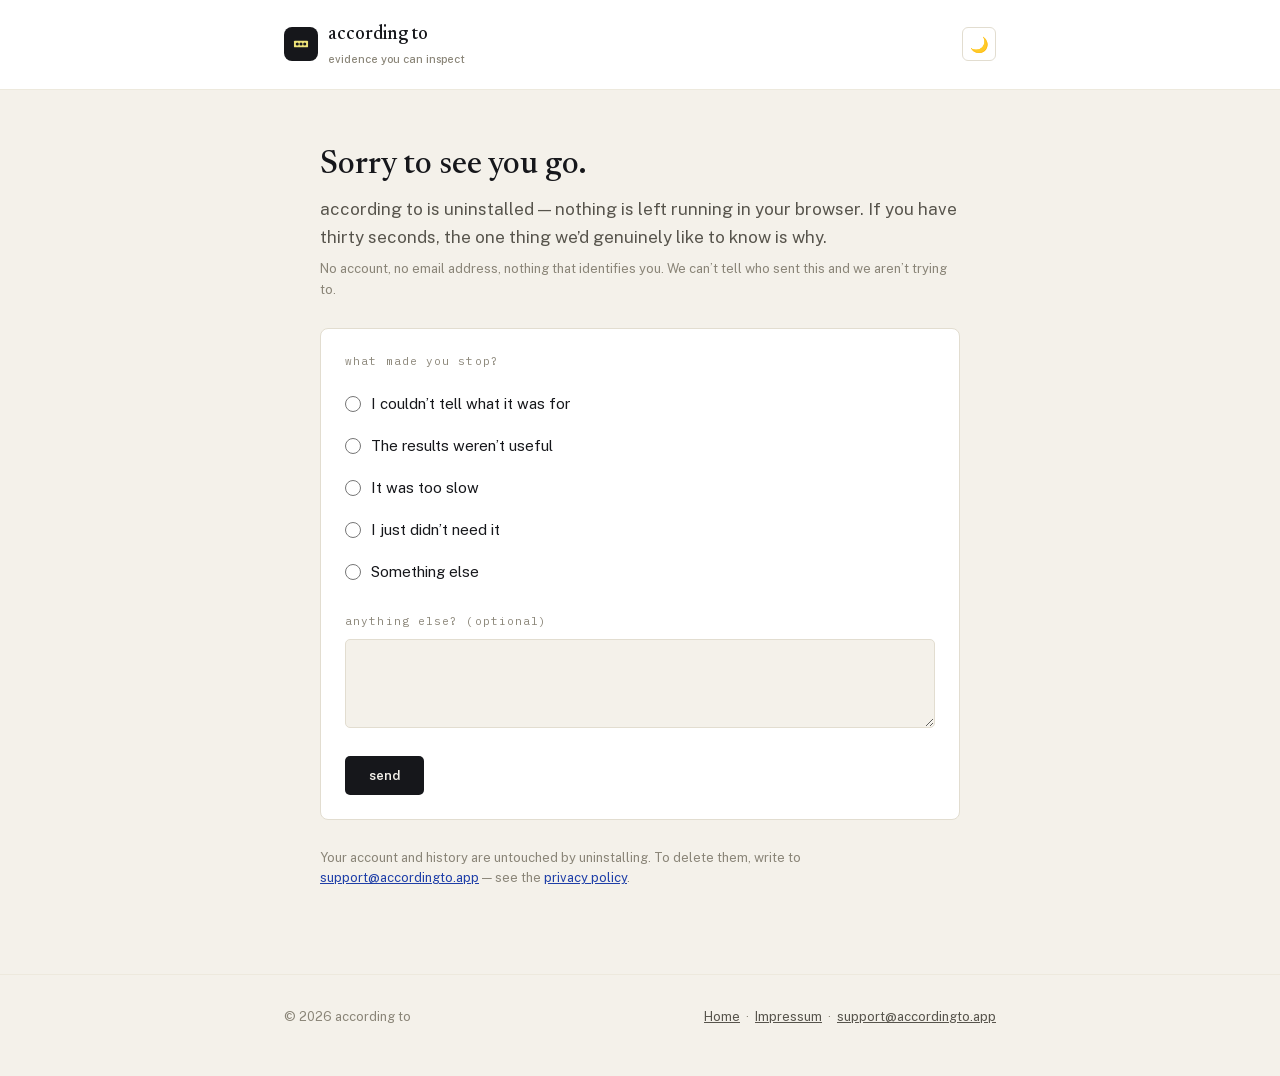
<file: goodbye.html>
<!DOCTYPE html>
<html lang="en">
<head>
<meta charset="utf-8" />
<!-- GitHub Pages can't set response headers, so the policy has to ride in a
     meta tag. It is worth having even with 'unsafe-inline' (every script on
     these pages is inline): it stops an injected script from *loading* or
     *reaching* anywhere we don't already talk to, which is the step that
     turns an XSS into stolen session tokens — and this site keeps Supabase
     access and refresh tokens in localStorage. frame-ancestors is omitted
     deliberately: it is ignored in a meta tag and would only mislead. -->
<meta http-equiv="Content-Security-Policy" content="default-src 'none'; script-src 'self' 'unsafe-inline' https://static.cloudflareinsights.com; style-src 'self' 'unsafe-inline'; font-src 'self'; img-src 'self' data:; connect-src 'self' https://tvrnwuzjhiuhjfptxfep.supabase.co https://trudiligence-backend.purplecoast-a25f4bbe.westeurope.azurecontainerapps.io https://cloudflareinsights.com; frame-src https://www.youtube-nocookie.com; base-uri 'none'; form-action 'self'" />
<meta name="robots" content="noindex" />
<meta name="referrer" content="strict-origin-when-cross-origin" />
<script src="assets/theme-init.js"></script>
<meta name="viewport" content="width=device-width, initial-scale=1" />
<title>Sorry to see you go — according to […]</title>
<meta name="description" content="Tell us why you uninstalled according to. Two questions, no account needed." />
<meta property="og:title" content="Privacy Policy — according to" />
<meta property="og:description" content="What according to collects, why, and where it's stored." />
<meta property="og:type" content="website" />
<link rel="icon" href="data:image/svg+xml,%3Csvg xmlns='http://www.w3.org/2000/svg' viewBox='0 0 100 100'%3E%3Crect x='2' y='2' width='96' height='96' rx='18' fill='%2316171B'/%3E%3Crect x='18' y='35' width='64' height='30' rx='4' fill='%23EFE47A'/%3E%3Ccircle cx='33' cy='50' r='7' fill='%2316171B'/%3E%3Ccircle cx='50' cy='50' r='7' fill='%2316171B'/%3E%3Ccircle cx='67' cy='50' r='7' fill='%2316171B'/%3E%3C/svg%3E" />
<link rel="stylesheet" href="assets/fonts.css" />
<style>
  /* Same values as the extension's popup.css/content.css token blocks, so
     this page's dark mode matches the product and index.html rather than
     being a cooler grey of its own. A legal page should stay quiet, so the
     colour here is limited to the callout ground and the slot yellow on
     the "last updated" stamp — no verdict colours, since there are no
     verdicts on this page to mean anything by them. */
  :root {
    --ink: #16171B;
    --paper: #F4F1EA;
    --white: #FFFFFF;
    --callout: #FBF8F0;
    --slot: #EFE47A;
    --bracket: #8A7A22;
    --link: #1F3FA8;
    --link-hover: #16307E;
    --body-text: #57544C;
    --meta: #8A8578;
    --hairline: #E2DDD0;
    --hairline-soft: #EDE9DD;
  }
  @media (prefers-color-scheme: dark) {
    :root:not([data-theme="light"]) {
      --ink: #F4F1EA;
      --paper: #16171B;
      --white: #1F2025;
      --callout: #24211A;
      --slot: #EFE47A;
      --bracket: #D9C862;
      --link: #7C9CF0;
      --link-hover: #A9BEF2;
      --body-text: #C9C4B8;
      --meta: #9C9686;
      --hairline: #35322A;
      --hairline-soft: #2A2820;
    }
  }
  :root[data-theme="dark"] {
    --ink: #F4F1EA;
    --paper: #16171B;
    --white: #1F2025;
    --callout: #24211A;
    --slot: #EFE47A;
    --bracket: #D9C862;
    --link: #7C9CF0;
    --link-hover: #A9BEF2;
    --body-text: #C9C4B8;
    --meta: #9C9686;
    --hairline: #35322A;
    --hairline-soft: #2A2820;
  }
  * { box-sizing: border-box; }
  html, body {
    margin: 0;
    background: var(--paper);
    color: var(--ink);
    font-family: 'Public Sans', -apple-system, BlinkMacSystemFont, sans-serif;
    line-height: 1.6;
  }
  a { color: var(--link); }
  a:hover { color: var(--link-hover); }
  .wrap { max-width: 760px; margin: 0 auto; padding: 0 24px; }

  header.top {
    background: var(--white);
    padding: 20px 0;
    border-bottom: 1px solid var(--hairline-soft);
  }
  .top-inner {
    display: flex;
    align-items: center;
    justify-content: space-between;
    gap: 16px;
    flex-wrap: wrap;
  }
  .brand {
    display: flex;
    align-items: center;
    gap: 10px;
  }
  .theme-toggle {
    width: 34px; height: 34px; border-radius: 6px; border: 1px solid var(--hairline); background: var(--white);
    font-size: 15px; line-height: 1; cursor: pointer; display: flex; align-items: center; justify-content: center;
  }
  .theme-toggle:hover { background: var(--paper); }
  .mark {
    width: 34px;
    height: 34px;
    border-radius: 8px;
    background: var(--ink);
    display: flex;
    align-items: center;
    justify-content: center;
    flex-shrink: 0;
  }
  .mark svg { width: 22px; height: 22px; }
  .wordmark {
    font-family: 'Newsreader', serif;
    font-weight: 500;
    font-size: 19px;
    white-space: nowrap;
  }
  .tagline {
    font-family: 'Public Sans', sans-serif;
    font-size: 11px;
    font-weight: 500;
    color: var(--meta);
    margin-top: 1px;
  }

  main.legal {
    padding: 56px 0 64px;
  }
  main.legal h1 {
    font-family: 'Newsreader', serif;
    font-weight: 500;
    font-size: 32px;
    line-height: 1.2;
    margin: 0 0 4px;
  }
  .updated {
    display: inline-block;
    font-family: 'IBM Plex Mono', monospace;
    color: var(--bracket);
    background: rgba(239, 228, 122, 0.32);
    border: 1px solid rgba(239, 228, 122, 0.55);
    border-radius: 999px;
    padding: 4px 11px;
    font-size: 12px;
    margin-bottom: 36px;
  }
  code {
    font-family: 'IBM Plex Mono', monospace;
    font-size: 0.88em;
    background: var(--callout);
    border: 1px solid var(--hairline-soft);
    border-radius: 3px;
    padding: 1px 4px;
    color: var(--ink);
  }
  main.legal h2 {
    font-family: 'Newsreader', serif;
    font-weight: 500;
    font-size: 19px;
    margin: 36px 0 14px;
  }
  main.legal p, main.legal li {
    color: var(--body-text);
    font-size: 15px;
  }
  main.legal strong {
    color: var(--ink);
  }
  main.legal ul {
    padding-left: 20px;
  }
  main.legal ul li {
    margin-bottom: 8px;
  }

  footer {
    padding: 32px 0 48px;
    border-top: 1px solid var(--hairline-soft);
    color: var(--meta);
    font-size: 13px;
    display: flex;
    justify-content: space-between;
    flex-wrap: wrap;
    gap: 10px;
  }
  footer a { color: var(--body-text); }
</style>
</head>
<body>

<header class="top">
  <div class="wrap top-inner">
    <a class="brand" href="index.html" style="text-decoration:none; color:inherit;">
      <div class="mark">
        <svg viewBox="0 0 100 100"><rect x="18" y="35" width="64" height="30" rx="4" fill="#EFE47A"/><circle cx="33" cy="50" r="7" fill="#16171B"/><circle cx="50" cy="50" r="7" fill="#16171B"/><circle cx="67" cy="50" r="7" fill="#16171B"/></svg>
      </div>
      <div>
        <div class="wordmark">according to</div>
        <div class="tagline">evidence you can inspect</div>
      </div>
    </a>
    <button type="button" id="theme-toggle" class="theme-toggle"></button>
  </div>
</header>

<main class="wrap" style="max-width:640px; padding:56px 0 72px;">

  <h1 style="font-family:'Newsreader',Georgia,serif; font-weight:500; font-size:32px; line-height:1.2; margin:0 0 12px;">
    Sorry to see you go.
  </h1>

  <p style="color:var(--body-text); font-size:17px; line-height:1.6; margin:0 0 8px;">
    according to is uninstalled &mdash; nothing is left running in your browser. If
    you have thirty seconds, the one thing we&rsquo;d genuinely like to know is why.
  </p>
  <p style="color:var(--meta); font-size:13px; line-height:1.6; margin:0 0 28px;">
    No account, no email address, nothing that identifies you. We can&rsquo;t tell who
    sent this and we aren&rsquo;t trying to.
  </p>

  <form id="exit-form" style="border:1px solid var(--hairline); background:var(--white); border-radius:8px; padding:24px;">
    <fieldset style="border:0; margin:0 0 20px; padding:0;">
      <legend style="font-family:'IBM Plex Mono',monospace; font-size:11px; letter-spacing:0.1em; text-transform:lowercase; color:var(--meta); padding:0 0 12px;">
        what made you stop?
      </legend>
        <label class="reason">
          <input type="radio" name="reason" value="didnt_understand" required />
          <span>I couldn&rsquo;t tell what it was for</span>
        </label>
        <label class="reason">
          <input type="radio" name="reason" value="results_not_useful" required />
          <span>The results weren&rsquo;t useful</span>
        </label>
        <label class="reason">
          <input type="radio" name="reason" value="too_slow" required />
          <span>It was too slow</span>
        </label>
        <label class="reason">
          <input type="radio" name="reason" value="didnt_need" required />
          <span>I just didn&rsquo;t need it</span>
        </label>
        <label class="reason">
          <input type="radio" name="reason" value="other" required />
          <span>Something else</span>
        </label>
    </fieldset>

    <label style="display:block;">
      <span style="font-family:'IBM Plex Mono',monospace; font-size:11px; letter-spacing:0.1em; color:var(--meta); display:block; margin-bottom:8px;">
        anything else? (optional)
      </span>
      <textarea id="note" name="note" rows="3" maxlength="2000"
        style="width:100%; font-family:inherit; font-size:15px; line-height:1.5; color:var(--ink);
               background:var(--paper); border:1px solid var(--hairline); border-radius:5px; padding:10px 12px; resize:vertical;"></textarea>
    </label>

    <button type="submit" id="submit"
      style="margin-top:20px; font-family:inherit; font-size:13px; font-weight:600; cursor:pointer;
             background:var(--ink); color:var(--paper); border:0; border-radius:5px; padding:12px 24px;">
      send
    </button>
  </form>

  <div id="thanks" hidden style="border:1px solid var(--hairline); background:var(--callout); border-radius:8px; padding:24px;">
    <p style="margin:0 0 8px; font-family:'Newsreader',Georgia,serif; font-size:19px;">Thank you &mdash; that&rsquo;s genuinely useful.</p>
    <p style="margin:0; color:var(--body-text); font-size:15px; line-height:1.6;">
      If you ever want it back, it&rsquo;s on the
      <a href="https://chromewebstore.google.com/detail/according-to/jlggllcjehpodnejbimkleijnjobffgi?utm_source=accordingto.app&amp;utm_medium=site&amp;utm_campaign=goodbye" target="_blank" rel="noopener">Chrome Web Store</a>.
    </p>
  </div>

  <p style="margin-top:28px; color:var(--meta); font-size:13px;">
    Your account and history are untouched by uninstalling. To delete them, write to
    <a href="mailto:support@accordingto.app">support@accordingto.app</a> &mdash; see the
    <a href="privacy.html">privacy policy</a>.
  </p>

</main>

<footer>
  <div class="wrap" style="display:flex; justify-content:space-between; width:100%; flex-wrap:wrap; gap:10px;">
    <span>© 2026 according to</span>
    <span>
      <a href="index.html">Home</a>
      &nbsp;·&nbsp;
      <a href="impressum.html">Impressum</a>
      &nbsp;·&nbsp;
      <a href="mailto:support@accordingto.app">support@accordingto.app</a>
    </span>
  </div>
</footer>

<style>
  .reason { display:flex; align-items:center; gap:10px; padding:9px 0; cursor:pointer; font-size:15px; }
  .reason input { accent-color: var(--bracket); width:16px; height:16px; margin:0; }
</style>

<script type="module">
  import { initThemeToggle } from "./assets/theme.js";
  import { BACKEND_URL } from "./assets/config.js";
  initThemeToggle(document.getElementById("theme-toggle"));

  const form = document.getElementById("exit-form");
  const thanks = document.getElementById("thanks");
  const submit = document.getElementById("submit");

  form.addEventListener("submit", async (event) => {
    event.preventDefault();
    submit.disabled = true;
    submit.textContent = "sending\u2026";

    const reason = form.querySelector('input[name="reason"]:checked');
    const note = document.getElementById("note").value.trim();

    // Thank them whatever happens. This person has already left; a retry
    // prompt or an error message on the way out would be worse than losing
    // one row, and the endpoint answers 204 on a failed write for the same
    // reason (see backend/main.py's uninstall_feedback).
    try {
      await fetch(`${BACKEND_URL}/feedback/uninstall`, {
        method: "POST",
        headers: { "Content-Type": "application/json" },
        body: JSON.stringify({ reason_code: reason.value, note: note || null })
      });
    } catch {
      // Offline, or the backend is down. Nothing useful to say about it here.
    }

    form.hidden = true;
    thanks.hidden = false;
  });
</script>

<!-- Cloudflare Web Analytics: cookieless, no cross-site profiling, free for
     commercial use. Deliberately chosen over GA/Plausible/PostHog so the
     privacy promise on privacy.html stays literally true.
     This snippet is here, rather than Cloudflare's automatic injection,
     because automatic setup cannot work on this domain: the zone's DNS is on
     Cloudflare but the records are DNS-only (grey cloud) and point straight
     at GitHub Pages, so no request ever passes through the proxy that would
     do the injecting. The token is not a secret -- it is served to every
     visitor in this page's source. -->
<script defer src="https://static.cloudflareinsights.com/beacon.min.js" data-cf-beacon='{"token": "5dee5a6dd27b459882c995004326b270"}'></script>

</body>
</html>
</file>
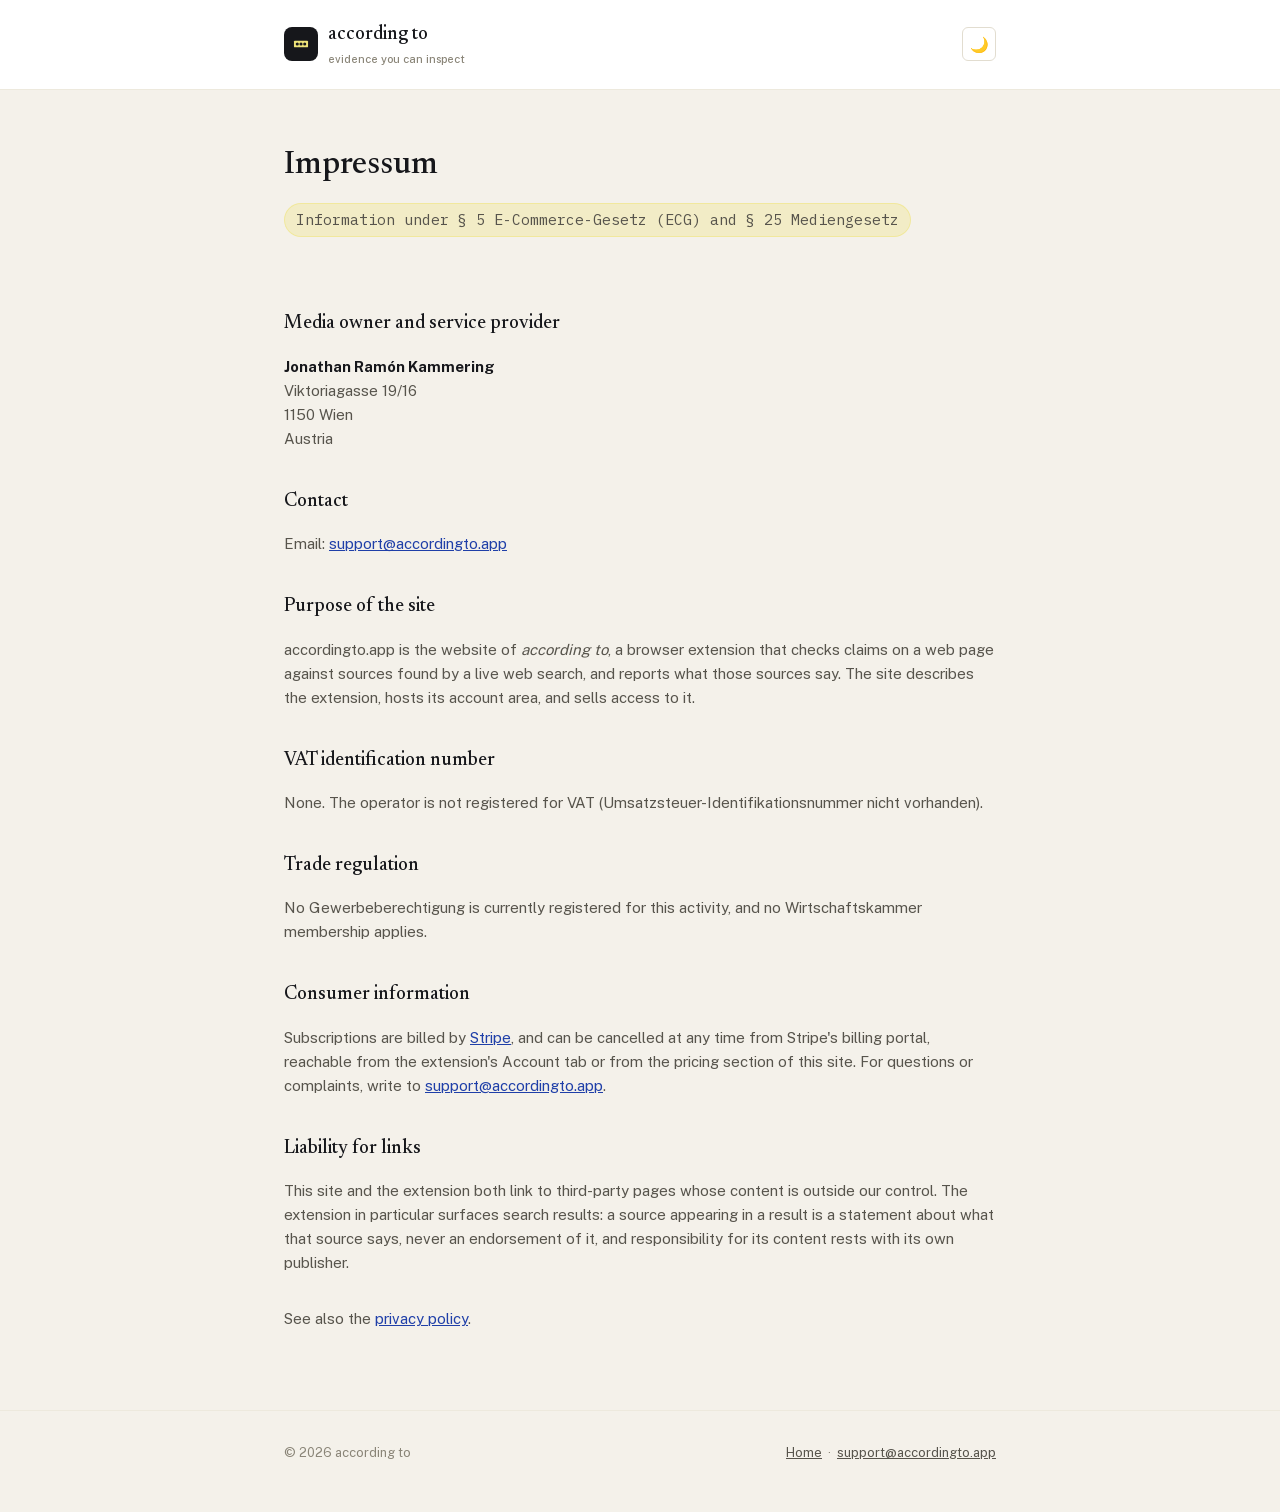
<file: impressum.html>
<!DOCTYPE html>
<html lang="en">
<head>
<meta charset="utf-8" />
<!-- GitHub Pages can't set response headers, so the policy has to ride in a
     meta tag. It is worth having even with 'unsafe-inline' (every script on
     these pages is inline): it stops an injected script from *loading* or
     *reaching* anywhere we don't already talk to, which is the step that
     turns an XSS into stolen session tokens — and this site keeps Supabase
     access and refresh tokens in localStorage. frame-ancestors is omitted
     deliberately: it is ignored in a meta tag and would only mislead. -->
<meta http-equiv="Content-Security-Policy" content="default-src 'none'; script-src 'self' 'unsafe-inline' https://static.cloudflareinsights.com; style-src 'self' 'unsafe-inline'; font-src 'self'; img-src 'self' data:; connect-src 'self' https://tvrnwuzjhiuhjfptxfep.supabase.co https://trudiligence-backend.purplecoast-a25f4bbe.westeurope.azurecontainerapps.io https://cloudflareinsights.com; frame-src https://www.youtube-nocookie.com; base-uri 'none'; form-action 'self'" />
<meta name="referrer" content="strict-origin-when-cross-origin" />
<script src="assets/theme-init.js"></script>
<meta name="viewport" content="width=device-width, initial-scale=1" />
<title>Impressum — according to […]</title>
<meta name="description" content="Impressum and disclosure under § 5 ECG and § 25 MedienG for accordingto.app." />
<meta property="og:title" content="Impressum — according to […]" />
<meta property="og:description" content="Impressum and disclosure under § 5 ECG and § 25 MedienG for accordingto.app." />
<meta property="og:type" content="website" />
<meta property="og:url" content="https://accordingto.app/impressum.html" />
<link rel="canonical" href="https://accordingto.app/impressum.html" />
<meta property="og:image" content="https://accordingto.app/assets/img/og-card.png" />
<meta property="og:image:width" content="1200" />
<meta property="og:image:height" content="630" />
<meta property="og:image:alt" content="according to — evidence you can inspect" />
<meta property="og:site_name" content="according to" />
<meta property="og:locale" content="en" />
<meta name="twitter:card" content="summary_large_image" />
<meta name="twitter:image" content="https://accordingto.app/assets/img/og-card.png" />
<link rel="icon" href="data:image/svg+xml,%3Csvg xmlns='http://www.w3.org/2000/svg' viewBox='0 0 100 100'%3E%3Crect x='2' y='2' width='96' height='96' rx='18' fill='%2316171B'/%3E%3Crect x='18' y='35' width='64' height='30' rx='4' fill='%23EFE47A'/%3E%3Ccircle cx='33' cy='50' r='7' fill='%2316171B'/%3E%3Ccircle cx='50' cy='50' r='7' fill='%2316171B'/%3E%3Ccircle cx='67' cy='50' r='7' fill='%2316171B'/%3E%3C/svg%3E" />
<link rel="stylesheet" href="assets/fonts.css" />
<style>
  /* Same values as the extension's popup.css/content.css token blocks, so
     this page's dark mode matches the product and index.html rather than
     being a cooler grey of its own. A legal page should stay quiet, so the
     colour here is limited to the callout ground and the slot yellow on
     the "last updated" stamp — no verdict colours, since there are no
     verdicts on this page to mean anything by them. */
  :root {
    --ink: #16171B;
    --paper: #F4F1EA;
    --white: #FFFFFF;
    --callout: #FBF8F0;
    --slot: #EFE47A;
    --bracket: #8A7A22;
    --link: #1F3FA8;
    --link-hover: #16307E;
    --body-text: #57544C;
    --meta: #8A8578;
    --hairline: #E2DDD0;
    --hairline-soft: #EDE9DD;
  }
  @media (prefers-color-scheme: dark) {
    :root:not([data-theme="light"]) {
      --ink: #F4F1EA;
      --paper: #16171B;
      --white: #1F2025;
      --callout: #24211A;
      --slot: #EFE47A;
      --bracket: #D9C862;
      --link: #7C9CF0;
      --link-hover: #A9BEF2;
      --body-text: #C9C4B8;
      --meta: #9C9686;
      --hairline: #35322A;
      --hairline-soft: #2A2820;
    }
  }
  :root[data-theme="dark"] {
    --ink: #F4F1EA;
    --paper: #16171B;
    --white: #1F2025;
    --callout: #24211A;
    --slot: #EFE47A;
    --bracket: #D9C862;
    --link: #7C9CF0;
    --link-hover: #A9BEF2;
    --body-text: #C9C4B8;
    --meta: #9C9686;
    --hairline: #35322A;
    --hairline-soft: #2A2820;
  }
  * { box-sizing: border-box; }
  html, body {
    margin: 0;
    background: var(--paper);
    color: var(--ink);
    font-family: 'Public Sans', -apple-system, BlinkMacSystemFont, sans-serif;
    line-height: 1.6;
  }
  a { color: var(--link); }
  a:hover { color: var(--link-hover); }
  .wrap { max-width: 760px; margin: 0 auto; padding: 0 24px; }

  header.top {
    background: var(--white);
    padding: 20px 0;
    border-bottom: 1px solid var(--hairline-soft);
  }
  .top-inner {
    display: flex;
    align-items: center;
    justify-content: space-between;
    gap: 16px;
    flex-wrap: wrap;
  }
  .brand {
    display: flex;
    align-items: center;
    gap: 10px;
  }
  .theme-toggle {
    width: 34px; height: 34px; border-radius: 6px; border: 1px solid var(--hairline); background: var(--white);
    font-size: 15px; line-height: 1; cursor: pointer; display: flex; align-items: center; justify-content: center;
  }
  .theme-toggle:hover { background: var(--paper); }
  .mark {
    width: 34px;
    height: 34px;
    border-radius: 8px;
    background: var(--ink);
    display: flex;
    align-items: center;
    justify-content: center;
    flex-shrink: 0;
  }
  .mark svg { width: 22px; height: 22px; }
  .wordmark {
    font-family: 'Newsreader', serif;
    font-weight: 500;
    font-size: 19px;
    white-space: nowrap;
  }
  .tagline {
    font-family: 'Public Sans', sans-serif;
    font-size: 11px;
    font-weight: 500;
    color: var(--meta);
    margin-top: 1px;
  }

  main.legal {
    padding: 56px 0 64px;
  }
  main.legal h1 {
    font-family: 'Newsreader', serif;
    font-weight: 500;
    font-size: 32px;
    line-height: 1.2;
    margin: 0 0 4px;
  }
  .updated {
    display: inline-block;
    font-family: 'IBM Plex Mono', monospace;
    color: var(--bracket);
    background: rgba(239, 228, 122, 0.32);
    border: 1px solid rgba(239, 228, 122, 0.55);
    border-radius: 999px;
    padding: 4px 11px;
    font-size: 12px;
    margin-bottom: 36px;
  }
  code {
    font-family: 'IBM Plex Mono', monospace;
    font-size: 0.88em;
    background: var(--callout);
    border: 1px solid var(--hairline-soft);
    border-radius: 3px;
    padding: 1px 4px;
    color: var(--ink);
  }
  main.legal h2 {
    font-family: 'Newsreader', serif;
    font-weight: 500;
    font-size: 19px;
    margin: 36px 0 14px;
  }
  main.legal p, main.legal li {
    color: var(--body-text);
    font-size: 15px;
  }
  main.legal strong {
    color: var(--ink);
  }
  main.legal ul {
    padding-left: 20px;
  }
  main.legal ul li {
    margin-bottom: 8px;
  }

  footer {
    padding: 32px 0 48px;
    border-top: 1px solid var(--hairline-soft);
    color: var(--meta);
    font-size: 13px;
    display: flex;
    justify-content: space-between;
    flex-wrap: wrap;
    gap: 10px;
  }
  footer a { color: var(--body-text); }
</style>
</head>
<body>

<header class="top">
  <div class="wrap top-inner">
    <a class="brand" href="index.html" style="text-decoration:none; color:inherit;">
      <div class="mark">
        <svg viewBox="0 0 100 100"><rect x="18" y="35" width="64" height="30" rx="4" fill="#EFE47A"/><circle cx="33" cy="50" r="7" fill="#16171B"/><circle cx="50" cy="50" r="7" fill="#16171B"/><circle cx="67" cy="50" r="7" fill="#16171B"/></svg>
      </div>
      <div>
        <div class="wordmark">according to</div>
        <div class="tagline">evidence you can inspect</div>
      </div>
    </a>
    <button type="button" id="theme-toggle" class="theme-toggle"></button>
  </div>
</header>

<main class="legal">
  <div class="wrap">
    <h1>Impressum</h1>
    <p class="updated">Information under § 5 E-Commerce-Gesetz (ECG) and § 25 Mediengesetz</p>

    <h2>Media owner and service provider</h2>
    <p>
      <strong>Jonathan Ram&oacute;n Kammering</strong><br />
      Viktoriagasse 19/16<br />
      1150 Wien<br />
      Austria
    </p>

    <h2>Contact</h2>
    <p>
      Email: <a href="mailto:support@accordingto.app">support@accordingto.app</a>
    </p>

    <h2>Purpose of the site</h2>
    <p>
      accordingto.app is the website of <em>according to</em>, a browser
      extension that checks claims on a web page against sources found by a
      live web search, and reports what those sources say. The site describes
      the extension, hosts its account area, and sells access to it.
    </p>

    <h2>VAT identification number</h2>
    <p>
      None. The operator is not registered for VAT
      (<span lang="de">Umsatzsteuer-Identifikationsnummer nicht vorhanden</span>).
    </p>

    <h2>Trade regulation</h2>
    <p>
      No <span lang="de">Gewerbeberechtigung</span> is currently registered for
      this activity, and no <span lang="de">Wirtschaftskammer</span> membership
      applies.
    </p>

    <h2>Consumer information</h2>
    <p>
      Subscriptions are billed by
      <a href="https://stripe.com" target="_blank" rel="noopener">Stripe</a>,
      and can be cancelled at any time from Stripe's billing portal, reachable
      from the extension's Account tab or from the pricing section of this site.
      For questions or complaints, write to
      <a href="mailto:support@accordingto.app">support@accordingto.app</a>.
    </p>

    <h2>Liability for links</h2>
    <p>
      This site and the extension both link to third-party pages whose content
      is outside our control. The extension in particular surfaces search
      results: a source appearing in a result is a statement about what that
      source says, never an endorsement of it, and responsibility for its
      content rests with its own publisher.
    </p>

    <p style="margin-top:32px;">
      See also the <a href="privacy.html">privacy policy</a>.
    </p>

  </div>
</main>

<footer>
  <div class="wrap" style="display:flex; justify-content:space-between; width:100%; flex-wrap:wrap; gap:10px;">
    <span>© 2026 according to</span>
    <span>
      <a href="index.html">Home</a>
      &nbsp;·&nbsp;
      <a href="mailto:support@accordingto.app">support@accordingto.app</a>
    </span>
  </div>
</footer>

<script type="module">
  import { initThemeToggle } from "./assets/theme.js";
  initThemeToggle(document.getElementById("theme-toggle"));
</script>

<!-- Cloudflare Web Analytics: cookieless, no cross-site profiling, free for
     commercial use. Deliberately chosen over GA/Plausible/PostHog so the
     privacy promise on privacy.html stays literally true.
     This snippet is here, rather than Cloudflare's automatic injection,
     because automatic setup cannot work on this domain: the zone's DNS is on
     Cloudflare but the records are DNS-only (grey cloud) and point straight
     at GitHub Pages, so no request ever passes through the proxy that would
     do the injecting. The token is not a secret -- it is served to every
     visitor in this page's source. -->
<script defer src="https://static.cloudflareinsights.com/beacon.min.js" data-cf-beacon='{"token": "5dee5a6dd27b459882c995004326b270"}'></script>

</body>
</html>
</file>
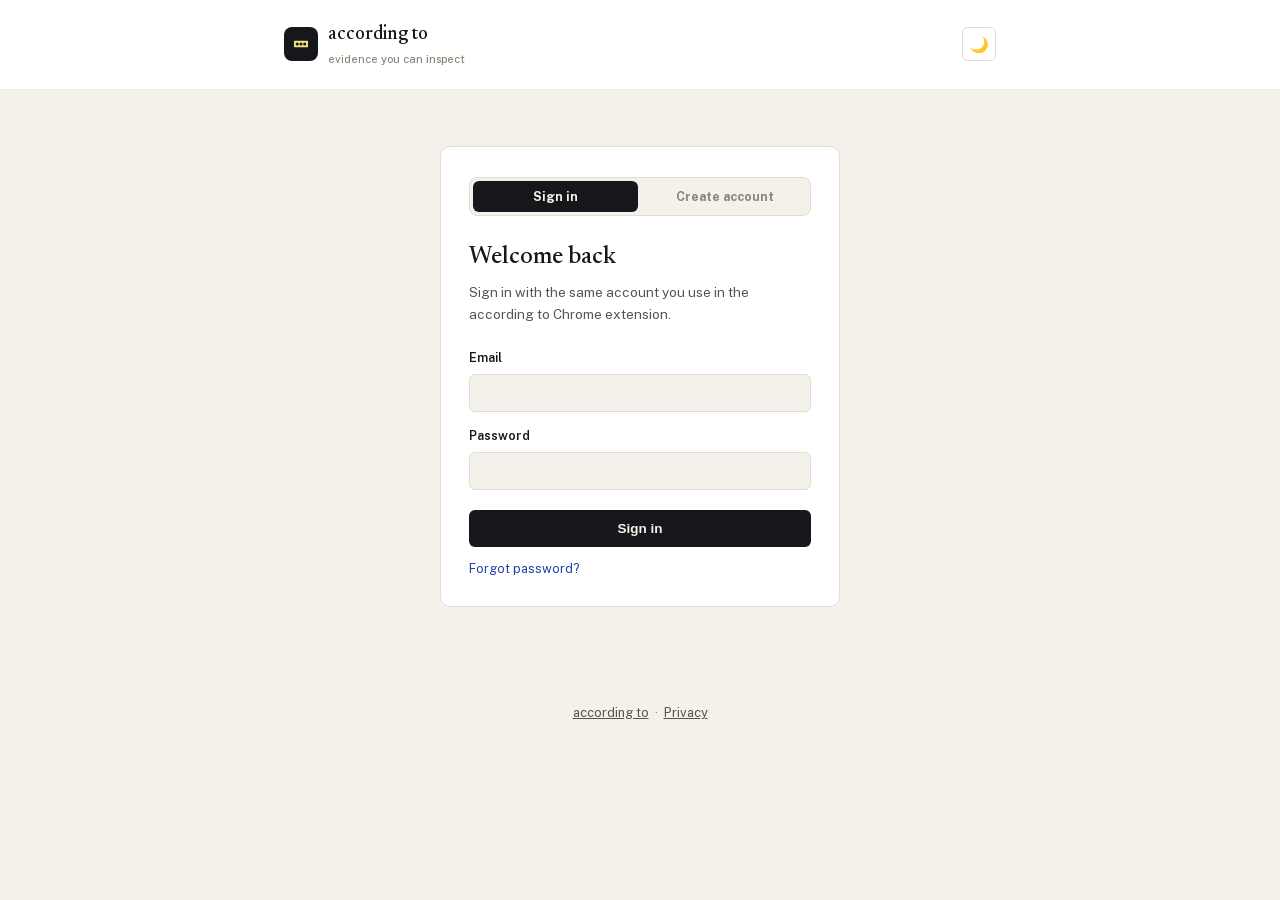
<file: login.html>
<!DOCTYPE html>
<html lang="en">
<head>
<meta charset="utf-8" />
<!-- GitHub Pages can't set response headers, so the policy has to ride in a
     meta tag. It is worth having even with 'unsafe-inline' (every script on
     these pages is inline): it stops an injected script from *loading* or
     *reaching* anywhere we don't already talk to, which is the step that
     turns an XSS into stolen session tokens — and this site keeps Supabase
     access and refresh tokens in localStorage. frame-ancestors is omitted
     deliberately: it is ignored in a meta tag and would only mislead. -->
<meta http-equiv="Content-Security-Policy" content="default-src 'none'; script-src 'self' 'unsafe-inline' https://static.cloudflareinsights.com; style-src 'self' 'unsafe-inline'; font-src 'self'; img-src 'self' data:; connect-src 'self' https://tvrnwuzjhiuhjfptxfep.supabase.co https://trudiligence-backend.purplecoast-a25f4bbe.westeurope.azurecontainerapps.io https://cloudflareinsights.com; frame-src https://www.youtube-nocookie.com; base-uri 'none'; form-action 'self'" />
<meta name="referrer" content="strict-origin-when-cross-origin" />
<script src="assets/theme-init.js"></script>
<meta name="viewport" content="width=device-width, initial-scale=1" />
<meta name="robots" content="noindex" />
<title>Sign in — according to</title>
<meta name="description" content="Sign in to your according to account to manage your Sources and Searches." />
<link rel="icon" href="data:image/svg+xml,%3Csvg xmlns='http://www.w3.org/2000/svg' viewBox='0 0 100 100'%3E%3Crect x='2' y='2' width='96' height='96' rx='18' fill='%2316171B'/%3E%3Crect x='18' y='35' width='64' height='30' rx='4' fill='%23EFE47A'/%3E%3Ccircle cx='33' cy='50' r='7' fill='%2316171B'/%3E%3Ccircle cx='50' cy='50' r='7' fill='%2316171B'/%3E%3Ccircle cx='67' cy='50' r='7' fill='%2316171B'/%3E%3C/svg%3E" />
<link rel="stylesheet" href="assets/fonts.css" />
<style>
  :root {
    --ink: #16171B;
    --paper: #F4F1EA;
    --white: #FFFFFF;
    --link: #1F3FA8;
    --link-hover: #16307E;
    --body-text: #57544C;
    --meta: #8A8578;
    --hairline: #E2DDD0;
    --hairline-soft: #EDE9DD;
    --contradicted: #C0392B;
    --sourced: #2F6B4F;
    --error-bg: #FBEAE7;
    --error-border: #E7C6BF;
    --ok-bg: #E9F3EC;
    --ok-border: #C7DECD;
  }
  @media (prefers-color-scheme: dark) {
    :root:not([data-theme="light"]) {
      --ink: #ECE8DD;
      --paper: #18191C;
      --white: #212226;
      --link: #7C93E8;
      --link-hover: #A9BEF2;
      --body-text: #B8B4A8;
      --meta: #9A968A;
      --hairline: #2E2F34;
      --hairline-soft: #26272B;
      --contradicted: #E2776A;
      --sourced: #5FBE8F;
      --error-bg: #2E1917;
      --error-border: #4A2A26;
      --ok-bg: #16261E;
      --ok-border: #244235;
    }
  }
  :root[data-theme="dark"] {
    --ink: #ECE8DD;
    --paper: #18191C;
    --white: #212226;
    --link: #7C93E8;
    --link-hover: #A9BEF2;
    --body-text: #B8B4A8;
    --meta: #9A968A;
    --hairline: #2E2F34;
    --hairline-soft: #26272B;
    --contradicted: #E2776A;
    --sourced: #5FBE8F;
    --error-bg: #2E1917;
    --error-border: #4A2A26;
    --ok-bg: #16261E;
    --ok-border: #244235;
  }
  * { box-sizing: border-box; }
  html, body {
    margin: 0;
    background: var(--paper);
    color: var(--ink);
    font-family: 'Public Sans', -apple-system, BlinkMacSystemFont, sans-serif;
    line-height: 1.6;
  }
  a { color: var(--link); }
  a:hover { color: var(--link-hover); }
  .wrap { max-width: 760px; margin: 0 auto; padding: 0 24px; }

  header.top { background: var(--white); padding: 20px 0; border-bottom: 1px solid var(--hairline-soft); }
  .top-inner { display: flex; align-items: center; justify-content: space-between; gap: 16px; flex-wrap: wrap; }
  .brand { display: flex; align-items: center; gap: 10px; }
  .theme-toggle {
    width: 34px; height: 34px; border-radius: 6px; border: 1px solid var(--hairline); background: var(--white);
    font-size: 15px; line-height: 1; cursor: pointer; display: flex; align-items: center; justify-content: center;
  }
  .theme-toggle:hover { background: var(--paper); }
  .mark { width: 34px; height: 34px; border-radius: 8px; background: var(--ink); display: flex; align-items: center; justify-content: center; flex-shrink: 0; }
  .mark svg { width: 22px; height: 22px; }
  .wordmark { font-family: 'Newsreader', serif; font-weight: 500; font-size: 19px; white-space: nowrap; }
  .tagline { font-family: 'Public Sans', sans-serif; font-size: 11px; font-weight: 500; color: var(--meta); margin-top: 1px; }

  main.auth { padding: 56px 0 64px; display: flex; justify-content: center; }
  .card {
    width: 100%;
    max-width: 400px;
    background: var(--white);
    border: 1px solid var(--hairline);
    border-radius: 10px;
    padding: 30px 28px;
  }
  .card h1 {
    font-family: 'Newsreader', serif;
    font-weight: 500;
    font-size: 24px;
    margin: 0 0 6px;
  }
  .card .sub { color: var(--body-text); font-size: 13.5px; margin: 0 0 22px; }

  .mode-switch { display: flex; gap: 4px; background: var(--paper); border: 1px solid var(--hairline); border-radius: 8px; padding: 3px; margin-bottom: 22px; }
  .mode-switch button {
    flex: 1; border: 0; background: transparent; padding: 8px 0; border-radius: 6px;
    font-family: inherit; font-weight: 700; font-size: 12.5px; color: var(--meta); cursor: pointer;
  }
  .mode-switch button.is-active { background: var(--ink); color: var(--paper); }

  label { display: block; font-size: 12.5px; font-weight: 600; margin: 14px 0 6px; }
  input[type="email"], input[type="password"], input[type="text"] {
    width: 100%; padding: 10px 12px; border: 1px solid var(--hairline); border-radius: 6px;
    font-family: inherit; font-size: 14px; background: var(--paper); color: var(--ink);
  }
  input:focus { outline: 2px solid var(--ink); outline-offset: 1px; }

  .btn { display: block; width: 100%; margin-top: 20px; padding: 11px 0; border-radius: 6px; border: none; font-weight: 700; font-size: 13.5px; cursor: pointer; }
  .btn-primary { background: var(--ink); color: var(--paper); }
  .btn-primary:disabled { opacity: 0.55; cursor: default; }
  .btn-link { background: none; border: none; color: var(--link); font-size: 12.5px; padding: 0; cursor: pointer; font-family: inherit; }

  .row-between { display: flex; justify-content: space-between; align-items: center; margin-top: 14px; }

  .msg { font-size: 13px; margin-top: 14px; border-radius: 6px; padding: 10px 12px; display: none; }
  .msg.is-error { display: block; background: var(--error-bg); color: var(--contradicted); border: 1px solid var(--error-border); }
  .msg.is-ok { display: block; background: var(--ok-bg); color: var(--sourced); border: 1px solid var(--ok-border); }

  footer { padding: 32px 0 48px; color: var(--meta); font-size: 13px; text-align: center; }
  footer a { color: var(--body-text); }
</style>
</head>
<body>

<header class="top">
  <div class="wrap top-inner">
    <a class="brand" href="index.html" style="text-decoration:none; color:inherit;">
      <div class="mark">
        <svg viewBox="0 0 100 100"><rect x="18" y="35" width="64" height="30" rx="4" fill="#EFE47A"/><circle cx="33" cy="50" r="7" fill="#16171B"/><circle cx="50" cy="50" r="7" fill="#16171B"/><circle cx="67" cy="50" r="7" fill="#16171B"/></svg>
      </div>
      <div>
        <div class="wordmark">according to</div>
        <div class="tagline">evidence you can inspect</div>
      </div>
    </a>
    <button type="button" id="theme-toggle" class="theme-toggle"></button>
  </div>
</header>

<main class="auth">
  <div class="card">

    <div id="panel-credentials">
      <div class="mode-switch">
        <button type="button" id="tab-signin" class="is-active">Sign in</button>
        <button type="button" id="tab-signup">Create account</button>
      </div>

      <h1 id="cred-title">Welcome back</h1>
      <p class="sub" id="cred-sub">Sign in with the same account you use in the according to Chrome extension.</p>

      <form id="form-credentials">
        <label for="email">Email</label>
        <input id="email" type="email" autocomplete="email" required />
        <label for="password">Password</label>
        <input id="password" type="password" autocomplete="current-password" required minlength="6" />
        <button type="submit" class="btn btn-primary" id="submit-credentials">Sign in</button>
      </form>

      <div class="row-between">
        <button type="button" class="btn-link" id="forgot-link">Forgot password?</button>
        <span></span>
      </div>

      <div class="msg" id="cred-msg"></div>
    </div>

    <div id="panel-reset-request" hidden>
      <h1>Reset your password</h1>
      <p class="sub">We'll email you a 6-digit code.</p>
      <form id="form-reset-request">
        <label for="reset-email">Email</label>
        <input id="reset-email" type="email" autocomplete="email" required />
        <button type="submit" class="btn btn-primary">Send reset code</button>
      </form>
      <div class="row-between">
        <button type="button" class="btn-link" id="back-to-signin-1">Back to sign in</button>
        <span></span>
      </div>
      <div class="msg" id="reset-request-msg"></div>
    </div>

    <div id="panel-reset-confirm" hidden>
      <h1>Enter your code</h1>
      <p class="sub">Check <span id="reset-target-email"></span> for a 6-digit code, and choose a new password.</p>
      <form id="form-reset-confirm">
        <label for="reset-code">6-digit code</label>
        <input id="reset-code" type="text" inputmode="numeric" pattern="[0-9]*" autocomplete="one-time-code" required />
        <label for="new-password">New password</label>
        <input id="new-password" type="password" autocomplete="new-password" required minlength="6" />
        <button type="submit" class="btn btn-primary">Set new password &amp; sign in</button>
      </form>
      <div class="row-between">
        <button type="button" class="btn-link" id="back-to-signin-2">Back to sign in</button>
        <span></span>
      </div>
      <div class="msg" id="reset-confirm-msg"></div>
    </div>

  </div>
</main>

<footer>
  <a href="index.html">according to</a> &nbsp;·&nbsp; <a href="privacy.html">Privacy</a>
</footer>

<script type="module">
  import { getSession, signIn, signUp, getRememberedEmail, requestPasswordReset, confirmPasswordReset } from "./assets/supabase.js";
  import { initThemeToggle } from "./assets/theme.js";

  initThemeToggle(document.getElementById("theme-toggle"));

  // Already signed in — no reason to show the login form.
  if (getSession()) {
    window.location.replace("app.html");
  }

  const params = new URLSearchParams(window.location.search);

  /** `?next=` may only be a same-site absolute path.
   *
   * The previous check was `startsWith("/")`, which "//evil.com" passes —
   * browsers read that as a protocol-relative URL and navigate off-site.
   * On a sign-in page that is a ready-made phishing step: the victim signs
   * in on the real site, sees it work, and is handed to the attacker's
   * page still believing they are with us. Requiring the second character
   * to be neither "/" nor "\\" closes it (Chrome normalises a backslash
   * to a slash here, so "/\\evil.com" would escape too). */
  function safeNext(raw) {
    if (!raw) return "app.html";
    if (raw === "/") return raw;
    return /^\/[^/\\]/.test(raw) ? raw : "app.html";
  }
  const redirectTo = safeNext(params.get("next"));

  const panels = {
    credentials: document.getElementById("panel-credentials"),
    resetRequest: document.getElementById("panel-reset-request"),
    resetConfirm: document.getElementById("panel-reset-confirm")
  };
  function showPanel(name) {
    for (const [key, el] of Object.entries(panels)) el.hidden = key !== name;
  }

  // ---------- Sign in / create account ----------

  let mode = "signin"; // or "signup"
  const tabSignin = document.getElementById("tab-signin");
  const tabSignup = document.getElementById("tab-signup");
  const credTitle = document.getElementById("cred-title");
  const credSub = document.getElementById("cred-sub");
  const submitBtn = document.getElementById("submit-credentials");
  const passwordInput = document.getElementById("password");
  const credMsg = document.getElementById("cred-msg");

  function setMode(next) {
    mode = next;
    tabSignin.classList.toggle("is-active", mode === "signin");
    tabSignup.classList.toggle("is-active", mode === "signup");
    credMsg.className = "msg";
    credMsg.textContent = "";
    if (mode === "signin") {
      credTitle.textContent = "Welcome back";
      credSub.textContent = "Sign in with the same account you use in the according to Chrome extension.";
      submitBtn.textContent = "Sign in";
      passwordInput.setAttribute("autocomplete", "current-password");
      passwordInput.removeAttribute("minlength");
    } else {
      credTitle.textContent = "Create your account";
      credSub.textContent = "One account works in both the Chrome extension and here.";
      submitBtn.textContent = "Create account";
      passwordInput.setAttribute("autocomplete", "new-password");
      passwordInput.setAttribute("minlength", "6");
    }
  }
  tabSignin.addEventListener("click", () => setMode("signin"));
  tabSignup.addEventListener("click", () => setMode("signup"));

  // ?mode=signup lands straight on the create-account tab, so the pricing
  // section's "Create account" buttons don't drop people on a sign-in form
  // they then have to notice a tab above.
  if (params.get("mode") === "signup") setMode("signup");

  document.getElementById("email").value = getRememberedEmail();

  document.getElementById("form-credentials").addEventListener("submit", async (e) => {
    e.preventDefault();
    const email = document.getElementById("email").value.trim();
    const password = passwordInput.value;
    submitBtn.disabled = true;
    credMsg.className = "msg";
    credMsg.textContent = "";
    try {
      if (mode === "signin") {
        await signIn(email, password);
        window.location.href = redirectTo;
      } else {
        const session = await signUp(email, password);
        if (session) {
          window.location.href = redirectTo;
        } else {
          credMsg.className = "msg is-ok";
          credMsg.textContent = "Account created — check your email to confirm it, then sign in.";
          setMode("signin");
          document.getElementById("email").value = email;
        }
      }
    } catch (err) {
      credMsg.className = "msg is-error";
      credMsg.textContent = err.message;
    } finally {
      submitBtn.disabled = false;
    }
  });

  // ---------- Forgot password ----------

  document.getElementById("forgot-link").addEventListener("click", () => {
    document.getElementById("reset-email").value = document.getElementById("email").value.trim();
    showPanel("resetRequest");
  });
  document.getElementById("back-to-signin-1").addEventListener("click", () => showPanel("credentials"));
  document.getElementById("back-to-signin-2").addEventListener("click", () => showPanel("credentials"));

  let resetEmail = "";
  document.getElementById("form-reset-request").addEventListener("submit", async (e) => {
    e.preventDefault();
    resetEmail = document.getElementById("reset-email").value.trim();
    const msg = document.getElementById("reset-request-msg");
    msg.className = "msg";
    try {
      await requestPasswordReset(resetEmail);
      document.getElementById("reset-target-email").textContent = resetEmail;
      showPanel("resetConfirm");
    } catch (err) {
      msg.className = "msg is-error";
      msg.textContent = err.message;
    }
  });

  document.getElementById("form-reset-confirm").addEventListener("submit", async (e) => {
    e.preventDefault();
    const code = document.getElementById("reset-code").value.trim();
    const newPassword = document.getElementById("new-password").value;
    const msg = document.getElementById("reset-confirm-msg");
    msg.className = "msg";
    try {
      await confirmPasswordReset(resetEmail, code, newPassword);
      window.location.href = redirectTo;
    } catch (err) {
      msg.className = "msg is-error";
      msg.textContent = err.message;
    }
  });
</script>


<!-- Cloudflare Web Analytics: cookieless, no cross-site profiling, free for
     commercial use. Deliberately chosen over GA/Plausible/PostHog so the
     privacy promise on privacy.html stays literally true.
     This snippet is here, rather than Cloudflare's automatic injection,
     because automatic setup cannot work on this domain: the zone's DNS is on
     Cloudflare but the records are DNS-only (grey cloud) and point straight
     at GitHub Pages, so no request ever passes through the proxy that would
     do the injecting. The token is not a secret -- it is served to every
     visitor in this page's source. -->
<script defer src="https://static.cloudflareinsights.com/beacon.min.js" data-cf-beacon='{"token": "5dee5a6dd27b459882c995004326b270"}'></script>

</body>
</html>
</file>
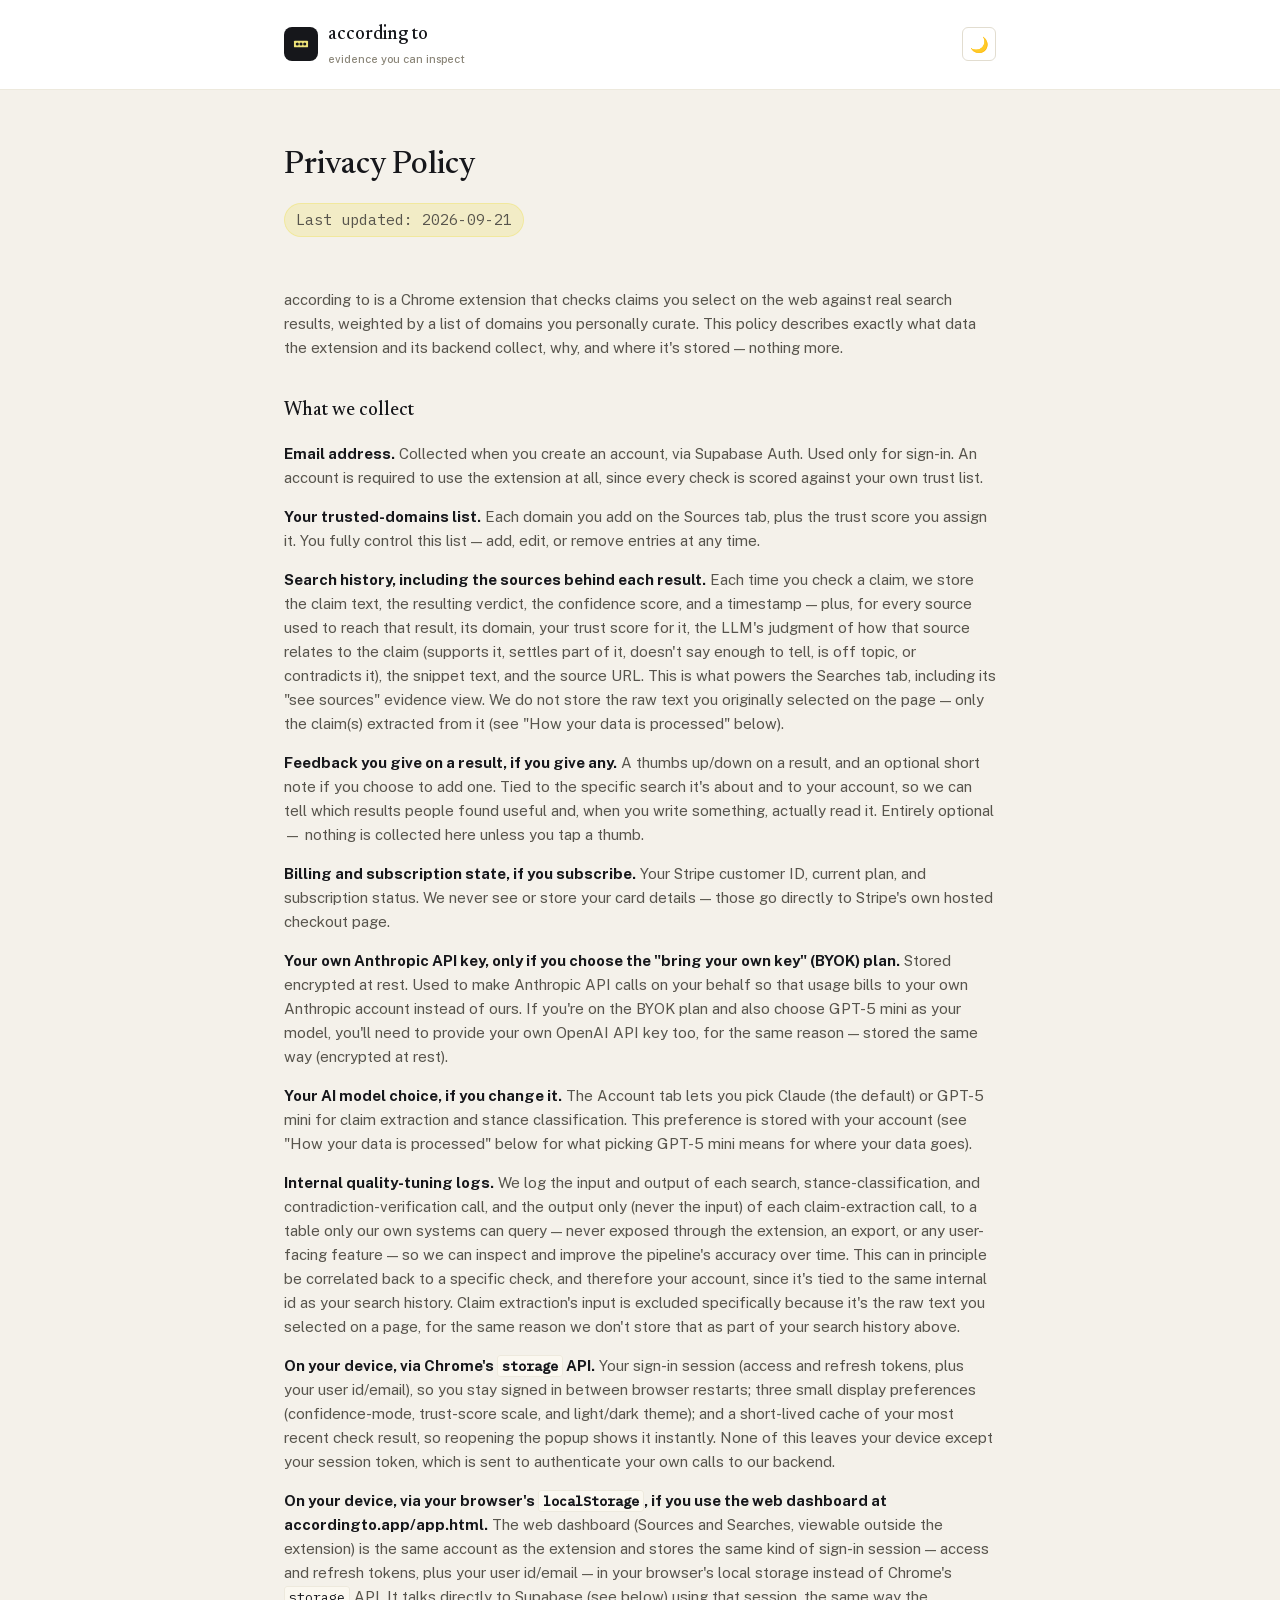
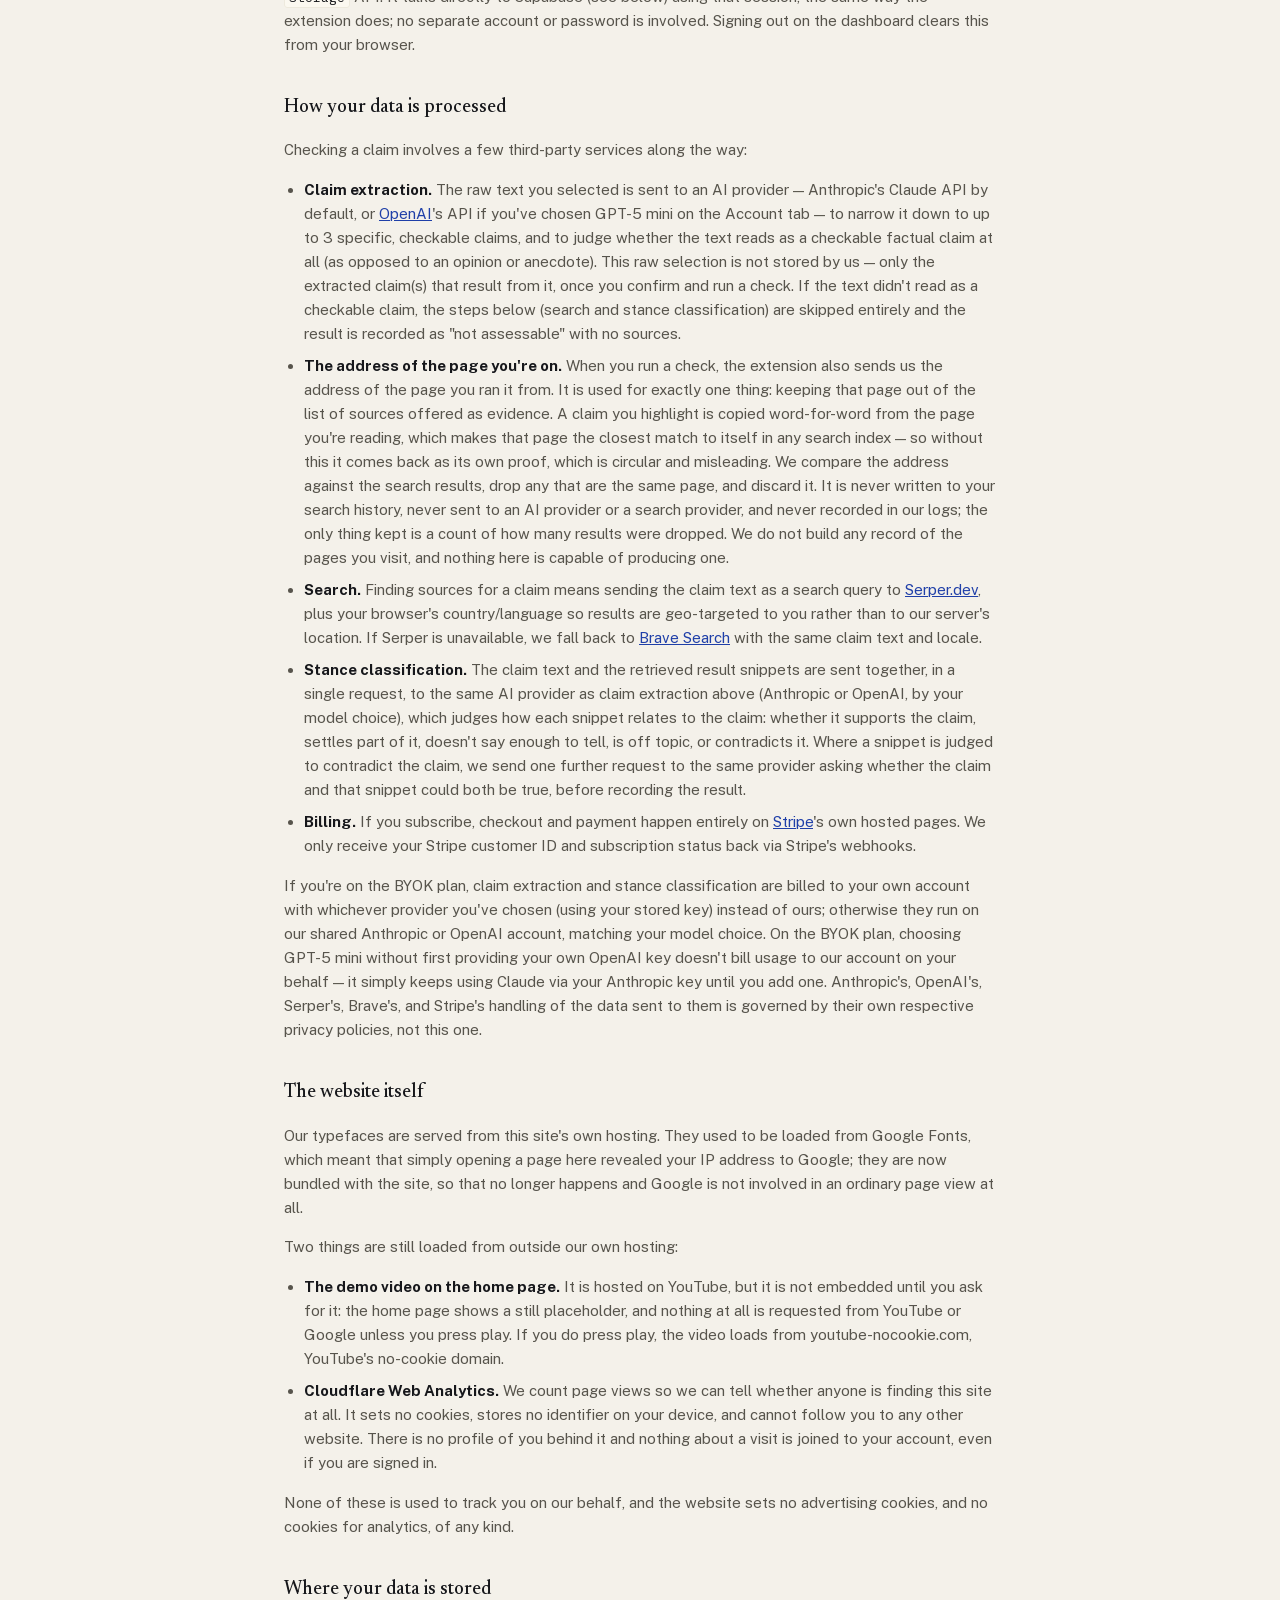
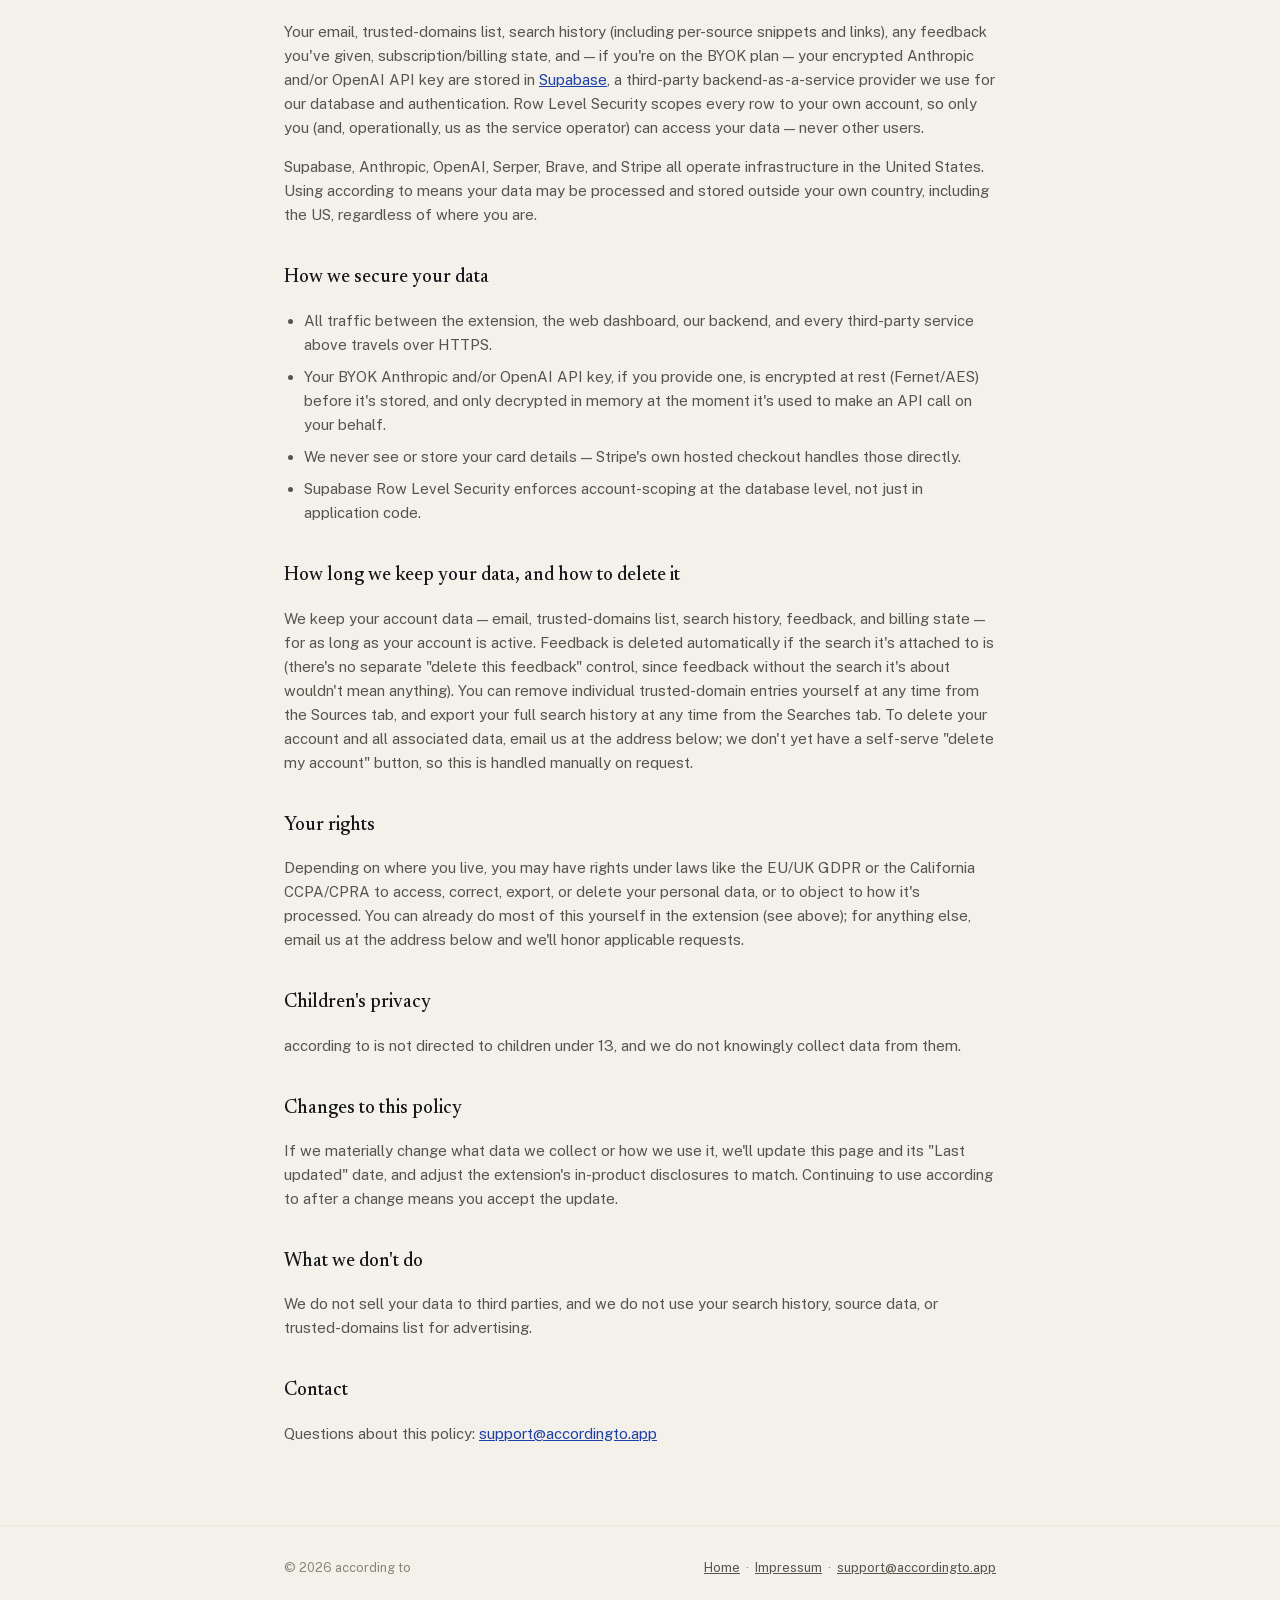
<file: privacy.html>
<!DOCTYPE html>
<html lang="en">
<head>
<meta charset="utf-8" />
<!-- GitHub Pages can't set response headers, so the policy has to ride in a
     meta tag. It is worth having even with 'unsafe-inline' (every script on
     these pages is inline): it stops an injected script from *loading* or
     *reaching* anywhere we don't already talk to, which is the step that
     turns an XSS into stolen session tokens — and this site keeps Supabase
     access and refresh tokens in localStorage. frame-ancestors is omitted
     deliberately: it is ignored in a meta tag and would only mislead. -->
<meta http-equiv="Content-Security-Policy" content="default-src 'none'; script-src 'self' 'unsafe-inline' https://static.cloudflareinsights.com; style-src 'self' 'unsafe-inline'; font-src 'self'; img-src 'self' data:; connect-src 'self' https://tvrnwuzjhiuhjfptxfep.supabase.co https://trudiligence-backend.purplecoast-a25f4bbe.westeurope.azurecontainerapps.io https://cloudflareinsights.com; frame-src https://www.youtube-nocookie.com; base-uri 'none'; form-action 'self'" />
<meta name="referrer" content="strict-origin-when-cross-origin" />
<script src="assets/theme-init.js"></script>
<meta name="viewport" content="width=device-width, initial-scale=1" />
<title>Privacy Policy — according to</title>
<meta name="description" content="What according to collects, why, and where it's stored." />
<meta property="og:title" content="Privacy Policy — according to" />
<meta property="og:description" content="What according to collects, why, and where it's stored." />
<meta property="og:type" content="website" />
<meta property="og:url" content="https://accordingto.app/privacy.html" />
<link rel="canonical" href="https://accordingto.app/privacy.html" />
<meta property="og:image" content="https://accordingto.app/assets/img/og-card.png" />
<meta property="og:image:width" content="1200" />
<meta property="og:image:height" content="630" />
<meta property="og:image:alt" content="according to — evidence you can inspect" />
<meta property="og:site_name" content="according to" />
<meta property="og:locale" content="en" />
<meta name="twitter:card" content="summary_large_image" />
<meta name="twitter:image" content="https://accordingto.app/assets/img/og-card.png" />
<link rel="icon" href="data:image/svg+xml,%3Csvg xmlns='http://www.w3.org/2000/svg' viewBox='0 0 100 100'%3E%3Crect x='2' y='2' width='96' height='96' rx='18' fill='%2316171B'/%3E%3Crect x='18' y='35' width='64' height='30' rx='4' fill='%23EFE47A'/%3E%3Ccircle cx='33' cy='50' r='7' fill='%2316171B'/%3E%3Ccircle cx='50' cy='50' r='7' fill='%2316171B'/%3E%3Ccircle cx='67' cy='50' r='7' fill='%2316171B'/%3E%3C/svg%3E" />
<link rel="stylesheet" href="assets/fonts.css" />
<style>
  /* Same values as the extension's popup.css/content.css token blocks, so
     this page's dark mode matches the product and index.html rather than
     being a cooler grey of its own. A legal page should stay quiet, so the
     colour here is limited to the callout ground and the slot yellow on
     the "last updated" stamp — no verdict colours, since there are no
     verdicts on this page to mean anything by them. */
  :root {
    --ink: #16171B;
    --paper: #F4F1EA;
    --white: #FFFFFF;
    --callout: #FBF8F0;
    --slot: #EFE47A;
    --bracket: #8A7A22;
    --link: #1F3FA8;
    --link-hover: #16307E;
    --body-text: #57544C;
    --meta: #8A8578;
    --hairline: #E2DDD0;
    --hairline-soft: #EDE9DD;
  }
  @media (prefers-color-scheme: dark) {
    :root:not([data-theme="light"]) {
      --ink: #F4F1EA;
      --paper: #16171B;
      --white: #1F2025;
      --callout: #24211A;
      --slot: #EFE47A;
      --bracket: #D9C862;
      --link: #7C9CF0;
      --link-hover: #A9BEF2;
      --body-text: #C9C4B8;
      --meta: #9C9686;
      --hairline: #35322A;
      --hairline-soft: #2A2820;
    }
  }
  :root[data-theme="dark"] {
    --ink: #F4F1EA;
    --paper: #16171B;
    --white: #1F2025;
    --callout: #24211A;
    --slot: #EFE47A;
    --bracket: #D9C862;
    --link: #7C9CF0;
    --link-hover: #A9BEF2;
    --body-text: #C9C4B8;
    --meta: #9C9686;
    --hairline: #35322A;
    --hairline-soft: #2A2820;
  }
  * { box-sizing: border-box; }
  html, body {
    margin: 0;
    background: var(--paper);
    color: var(--ink);
    font-family: 'Public Sans', -apple-system, BlinkMacSystemFont, sans-serif;
    line-height: 1.6;
  }
  a { color: var(--link); }
  a:hover { color: var(--link-hover); }
  .wrap { max-width: 760px; margin: 0 auto; padding: 0 24px; }

  header.top {
    background: var(--white);
    padding: 20px 0;
    border-bottom: 1px solid var(--hairline-soft);
  }
  .top-inner {
    display: flex;
    align-items: center;
    justify-content: space-between;
    gap: 16px;
    flex-wrap: wrap;
  }
  .brand {
    display: flex;
    align-items: center;
    gap: 10px;
  }
  .theme-toggle {
    width: 34px; height: 34px; border-radius: 6px; border: 1px solid var(--hairline); background: var(--white);
    font-size: 15px; line-height: 1; cursor: pointer; display: flex; align-items: center; justify-content: center;
  }
  .theme-toggle:hover { background: var(--paper); }
  .mark {
    width: 34px;
    height: 34px;
    border-radius: 8px;
    background: var(--ink);
    display: flex;
    align-items: center;
    justify-content: center;
    flex-shrink: 0;
  }
  .mark svg { width: 22px; height: 22px; }
  .wordmark {
    font-family: 'Newsreader', serif;
    font-weight: 500;
    font-size: 19px;
    white-space: nowrap;
  }
  .tagline {
    font-family: 'Public Sans', sans-serif;
    font-size: 11px;
    font-weight: 500;
    color: var(--meta);
    margin-top: 1px;
  }

  main.legal {
    padding: 56px 0 64px;
  }
  main.legal h1 {
    font-family: 'Newsreader', serif;
    font-weight: 500;
    font-size: 32px;
    line-height: 1.2;
    margin: 0 0 4px;
  }
  .updated {
    display: inline-block;
    font-family: 'IBM Plex Mono', monospace;
    color: var(--bracket);
    background: rgba(239, 228, 122, 0.32);
    border: 1px solid rgba(239, 228, 122, 0.55);
    border-radius: 999px;
    padding: 4px 11px;
    font-size: 12px;
    margin-bottom: 36px;
  }
  code {
    font-family: 'IBM Plex Mono', monospace;
    font-size: 0.88em;
    background: var(--callout);
    border: 1px solid var(--hairline-soft);
    border-radius: 3px;
    padding: 1px 4px;
    color: var(--ink);
  }
  main.legal h2 {
    font-family: 'Newsreader', serif;
    font-weight: 500;
    font-size: 19px;
    margin: 36px 0 14px;
  }
  main.legal p, main.legal li {
    color: var(--body-text);
    font-size: 15px;
  }
  main.legal strong {
    color: var(--ink);
  }
  main.legal ul {
    padding-left: 20px;
  }
  main.legal ul li {
    margin-bottom: 8px;
  }

  footer {
    padding: 32px 0 48px;
    border-top: 1px solid var(--hairline-soft);
    color: var(--meta);
    font-size: 13px;
    display: flex;
    justify-content: space-between;
    flex-wrap: wrap;
    gap: 10px;
  }
  footer a { color: var(--body-text); }
</style>
</head>
<body>

<header class="top">
  <div class="wrap top-inner">
    <a class="brand" href="index.html" style="text-decoration:none; color:inherit;">
      <div class="mark">
        <svg viewBox="0 0 100 100"><rect x="18" y="35" width="64" height="30" rx="4" fill="#EFE47A"/><circle cx="33" cy="50" r="7" fill="#16171B"/><circle cx="50" cy="50" r="7" fill="#16171B"/><circle cx="67" cy="50" r="7" fill="#16171B"/></svg>
      </div>
      <div>
        <div class="wordmark">according to</div>
        <div class="tagline">evidence you can inspect</div>
      </div>
    </a>
    <button type="button" id="theme-toggle" class="theme-toggle"></button>
  </div>
</header>

<main class="legal">
  <div class="wrap">
    <h1>Privacy Policy</h1>
    <p class="updated">Last updated: 2026-09-21</p>

    <p>
      according to is a Chrome extension that checks claims you select
      on the web against real search results, weighted by a list of
      domains you personally curate. This policy describes exactly what
      data the extension and its backend collect, why, and where it's
      stored — nothing more.
    </p>

    <h2>What we collect</h2>

    <p><strong>Email address.</strong> Collected when you create an
    account, via Supabase Auth. Used only for sign-in. An account is
    required to use the extension at all, since every check is
    scored against your own trust list.</p>

    <p><strong>Your trusted-domains list.</strong> Each domain you add on
    the Sources tab, plus the trust score you assign it. You fully
    control this list — add, edit, or remove entries at any time.</p>

    <p><strong>Search history, including the sources behind each
    result.</strong> Each time you check a claim, we store the
    claim text, the resulting verdict, the confidence score, and a
    timestamp — plus, for every source used to reach that result, its
    domain, your trust score for it, the LLM's judgment of how that source
    relates to the claim (supports it, settles part of it, doesn't say
    enough to tell, is off topic, or contradicts it), the snippet text, and
    the source URL. This is
    what powers the Searches tab, including its "see sources" evidence
    view. We do not store the raw text you originally selected on the
    page — only the claim(s) extracted from it (see "How your data is
    processed" below).</p>

    <p><strong>Feedback you give on a result, if you give any.</strong>
    A thumbs up/down on a result, and an optional short note if you choose
    to add one. Tied to the specific search it's about and to your account,
    so we can tell which results people found useful and, when you write
    something, actually read it. Entirely optional — nothing is collected
    here unless you tap a thumb.</p>

    <p><strong>Billing and subscription state, if you subscribe.</strong>
    Your Stripe customer ID, current plan, and subscription status. We
    never see or store your card details — those go directly to
    Stripe's own hosted checkout page.</p>

    <p><strong>Your own Anthropic API key, only if you choose the "bring
    your own key" (BYOK) plan.</strong> Stored encrypted at rest. Used to
    make Anthropic API calls on your behalf so that usage bills to your
    own Anthropic account instead of ours. If you're on the BYOK plan and
    also choose GPT-5 mini as your model, you'll need to provide your own
    OpenAI API key too, for the same reason — stored the same way
    (encrypted at rest).</p>

    <p><strong>Your AI model choice, if you change it.</strong> The Account
    tab lets you pick Claude (the default) or GPT-5 mini for claim
    extraction and stance classification. This preference is stored with
    your account (see "How your data is processed" below for what picking
    GPT-5 mini means for where your data goes).</p>

    <p><strong>Internal quality-tuning logs.</strong> We log the input and
    output of each search, stance-classification, and
    contradiction-verification call, and the output only (never the input)
    of each claim-extraction call, to a table only our own systems can
    query — never exposed through the extension, an export, or any
    user-facing feature — so we can inspect and improve the pipeline's
    accuracy over time. This can in principle be correlated back to a
    specific check, and therefore your account, since it's tied to the same
    internal id as your search history. Claim extraction's input is
    excluded specifically because it's the raw text you selected on a page,
    for the same reason we don't store that as part of your search history
    above.</p>

    <p><strong>On your device, via Chrome's <code>storage</code>
    API.</strong> Your sign-in session (access and refresh tokens, plus
    your user id/email), so you stay signed in between browser restarts;
    three small display preferences (confidence-mode, trust-score
    scale, and light/dark theme); and a short-lived cache of your most recent check
    result, so reopening the popup shows it instantly. None of this
    leaves your device except your session token, which is sent to
    authenticate your own calls to our backend.</p>

    <p><strong>On your device, via your browser's <code>localStorage</code>,
    if you use the web dashboard at accordingto.app/app.html.</strong> The
    web dashboard (Sources and Searches, viewable outside the extension) is
    the same account as the extension and stores the same kind of sign-in
    session — access and refresh tokens, plus your user id/email — in your
    browser's local storage instead of Chrome's <code>storage</code> API.
    It talks directly to Supabase (see below) using that session, the same
    way the extension does; no separate account or password is involved.
    Signing out on the dashboard clears this from your browser.</p>

    <h2>How your data is processed</h2>

    <p>Checking a claim involves a few third-party services along
    the way:</p>

    <ul>
      <li><strong>Claim extraction.</strong> The raw text you selected is
      sent to an AI provider — Anthropic's Claude API by default, or
      <a href="https://openai.com" target="_blank" rel="noopener">OpenAI</a>'s
      API if you've chosen GPT-5 mini on the Account tab — to narrow it down to up to 3
      specific, checkable claims, and to judge whether the text reads as
      a checkable factual claim at all (as opposed to an opinion or
      anecdote). This raw selection is not stored by us — only the
      extracted claim(s) that result from it, once you confirm and run a
      check. If the text didn't read as a checkable claim, the steps
      below (search and stance classification) are skipped entirely and
      the result is recorded as "not assessable" with no sources.</li>
      <li><strong>The address of the page you're on.</strong> When you run a
      check, the extension also sends us the address of the page you ran it
      from. It is used for exactly one thing: keeping that page out of the
      list of sources offered as evidence. A claim you highlight is copied
      word-for-word from the page you're reading, which makes that page the
      closest match to itself in any search index — so without this it comes
      back as its own proof, which is circular and misleading. We compare the
      address against the search results, drop any that are the same page,
      and discard it. It is never written to your search history, never sent
      to an AI provider or a search provider, and never recorded in our logs;
      the only thing kept is a count of how many results were dropped. We do
      not build any record of the pages you visit, and nothing here is
      capable of producing one.</li>
      <li><strong>Search.</strong> Finding sources for a claim means
      sending the claim text as a search query to
      <a href="https://serper.dev" target="_blank" rel="noopener">Serper.dev</a>,
      plus your browser's country/language so results are geo-targeted to
      you rather than to our server's location. If Serper is unavailable,
      we fall back to
      <a href="https://search.brave.com" target="_blank" rel="noopener">Brave Search</a>
      with the same claim text and locale.</li>
      <li><strong>Stance classification.</strong> The claim text and the
      retrieved result snippets are sent together, in a single request, to
      the same AI provider as claim extraction above (Anthropic or OpenAI,
      by your model choice), which judges how each snippet relates to the
      claim: whether it supports the claim, settles part of it, doesn't say
      enough to tell, is off topic, or contradicts it. Where a snippet is
      judged to contradict the claim, we send one further request to the
      same provider asking whether the claim and that snippet could both be
      true, before recording the result.</li>
      <li><strong>Billing.</strong> If you subscribe, checkout and
      payment happen entirely on
      <a href="https://stripe.com" target="_blank" rel="noopener">Stripe</a>'s
      own hosted pages. We only receive your Stripe customer ID and
      subscription status back via Stripe's webhooks.</li>
    </ul>

    <p>If you're on the BYOK plan, claim extraction and stance
    classification are billed to your own account with whichever provider
    you've chosen (using your stored key) instead of ours; otherwise they
    run on our shared Anthropic or OpenAI account, matching your model
    choice. On the BYOK plan, choosing GPT-5 mini without first providing
    your own OpenAI key doesn't bill usage to our account on your behalf —
    it simply keeps using Claude via your Anthropic key until you add one.
    Anthropic's, OpenAI's, Serper's, Brave's, and Stripe's handling of the
    data sent to them is governed by their own respective privacy policies,
    not this one.</p>

    <h2>The website itself</h2>

    <p>Our typefaces are served from this site's own hosting. They used to
    be loaded from Google Fonts, which meant that simply opening a page here
    revealed your IP address to Google; they are now bundled with the site, so
    that no longer happens and Google is not involved in an ordinary page
    view at all.</p>

    <p>Two things are still loaded from outside our own hosting:</p>

    <ul>
      <li><strong>The demo video on the home page.</strong> It is hosted on
      YouTube, but it is not embedded until you ask for it: the home page
      shows a still placeholder, and nothing at all is requested from
      YouTube or Google unless you press play. If you do press play, the
      video loads from youtube-nocookie.com, YouTube's no-cookie
      domain.</li>
      <li><strong>Cloudflare Web Analytics.</strong> We count page views so we
      can tell whether anyone is finding this site at all. It sets no cookies,
      stores no identifier on your device, and cannot follow you to any other
      website. There is no profile of you behind it and nothing about a visit
      is joined to your account, even if you are signed in.</li>
    </ul>

    <p>None of these is used to track you on our behalf, and the
    website sets no advertising cookies, and no cookies for analytics, of any
    kind.</p>

    <h2>Where your data is stored</h2>

    <p>Your email, trusted-domains list, search history (including
    per-source snippets and links), any feedback you've given,
    subscription/billing state, and — if
    you're on the BYOK plan — your encrypted Anthropic and/or OpenAI API key are stored
    in <a href="https://supabase.com" target="_blank" rel="noopener">Supabase</a>,
    a third-party backend-as-a-service provider we use for our database
    and authentication. Row Level Security scopes every row to your own
    account, so only you (and, operationally, us as the service
    operator) can access your data — never other users.</p>

    <p>Supabase, Anthropic, OpenAI, Serper, Brave, and Stripe all operate
    infrastructure in the United States. Using according to means your
    data may be processed and stored outside your own country, including
    the US, regardless of where you are.</p>

    <h2>How we secure your data</h2>

    <ul>
      <li>All traffic between the extension, the web dashboard, our
      backend, and every third-party service above travels over
      HTTPS.</li>
      <li>Your BYOK Anthropic and/or OpenAI API key, if you provide one,
      is encrypted at rest (Fernet/AES) before it's stored, and only decrypted in
      memory at the moment it's used to make an API call on your
      behalf.</li>
      <li>We never see or store your card details — Stripe's own hosted
      checkout handles those directly.</li>
      <li>Supabase Row Level Security enforces account-scoping at the
      database level, not just in application code.</li>
    </ul>

    <h2>How long we keep your data, and how to delete it</h2>

    <p>We keep your account data — email, trusted-domains list, search
    history, feedback, and billing state — for as long as your account is
    active. Feedback is deleted automatically if the search it's attached
    to is (there's no separate "delete this feedback" control, since
    feedback without the search it's about wouldn't mean anything).
    You can remove individual trusted-domain entries yourself at any
    time from the Sources tab, and export your full search history at
    any time from the Searches tab. To delete your account and all
    associated data, email us at the address below; we don't yet have a
    self-serve "delete my account" button, so this is handled manually
    on request.</p>

    <h2>Your rights</h2>

    <p>Depending on where you live, you may have rights under laws like
    the EU/UK GDPR or the California CCPA/CPRA to access, correct,
    export, or delete your personal data, or to object to how it's
    processed. You can already do most of this yourself in the extension
    (see above); for anything else, email us at the address below and
    we'll honor applicable requests.</p>

    <h2>Children's privacy</h2>

    <p>according to is not directed to children under 13, and we do not
    knowingly collect data from them.</p>

    <h2>Changes to this policy</h2>

    <p>If we materially change what data we collect or how we use it,
    we'll update this page and its "Last updated" date, and adjust the
    extension's in-product disclosures to match. Continuing to use
    according to after a change means you accept the update.</p>

    <h2>What we don't do</h2>

    <p>We do not sell your data to third parties, and we do not use your
    search history, source data, or trusted-domains list for
    advertising.</p>

    <h2>Contact</h2>

    <p>Questions about this policy:
    <a href="mailto:support@accordingto.app">support@accordingto.app</a></p>
  </div>
</main>

<footer>
  <div class="wrap" style="display:flex; justify-content:space-between; width:100%; flex-wrap:wrap; gap:10px;">
    <span>© 2026 according to</span>
    <span>
      <a href="index.html">Home</a>
      &nbsp;·&nbsp;
      <a href="impressum.html">Impressum</a>
      &nbsp;·&nbsp;
      <a href="mailto:support@accordingto.app">support@accordingto.app</a>
    </span>
  </div>
</footer>

<script type="module">
  import { initThemeToggle } from "./assets/theme.js";
  initThemeToggle(document.getElementById("theme-toggle"));
</script>


<!-- Cloudflare Web Analytics: cookieless, no cross-site profiling, free for
     commercial use. Deliberately chosen over GA/Plausible/PostHog so the
     privacy promise on privacy.html stays literally true.
     This snippet is here, rather than Cloudflare's automatic injection,
     because automatic setup cannot work on this domain: the zone's DNS is on
     Cloudflare but the records are DNS-only (grey cloud) and point straight
     at GitHub Pages, so no request ever passes through the proxy that would
     do the injecting. The token is not a secret -- it is served to every
     visitor in this page's source. -->
<script defer src="https://static.cloudflareinsights.com/beacon.min.js" data-cf-beacon='{"token": "5dee5a6dd27b459882c995004326b270"}'></script>

</body>
</html>
</file>
<file: assets/fonts.css>
/* Self-hosted copies of the three brand faces, replacing the stylesheet and
   font files that were being hotlinked from fonts.googleapis.com and
   fonts.gstatic.com on every page load.

   Why: hotlinking discloses each visitor's IP address to Google purely to
   fetch a font, which is a disclosure with no upside for the visitor and a
   well-litigated one in DE/AT (LG Muenchen I, 3 O 17493/20, Jan 2022). It also
   meant the privacy policy had to explain a third party that the site did not
   need. Serving the same files from this origin removes the third party, the
   disclosure and the explanation at once, and removes two remote round-trips
   from first paint.

   All three faces are SIL Open Font License 1.1, which permits bundling and
   redistribution -- see handoff/BRAND.md in the extension repo.

   Latin and latin-ext subsets only. The cyrillic, greek and vietnamese
   subsets Google also serves are dropped: nothing on this site sets text in
   them, and unicode-range means a browser would never download them anyway --
   they would only be dead weight in the repo.

   Generated from the css2 API response; regenerate the same way if a weight
   is ever added to the brand. */

/* latin-ext */
@font-face {
  font-family: 'IBM Plex Mono';
  font-style: normal;
  font-weight: 400;
  font-display: swap;
  src: url(fonts/ibm-plex-mono-400-latin-ext.woff2) format('woff2');
  unicode-range: U+0100-02BA, U+02BD-02C5, U+02C7-02CC, U+02CE-02D7, U+02DD-02FF, U+0304, U+0308, U+0329, U+1D00-1DBF, U+1E00-1E9F, U+1EF2-1EFF, U+2020, U+20A0-20AB, U+20AD-20C0, U+2113, U+2C60-2C7F, U+A720-A7FF;
}
/* latin */
@font-face {
  font-family: 'IBM Plex Mono';
  font-style: normal;
  font-weight: 400;
  font-display: swap;
  src: url(fonts/ibm-plex-mono-400-latin.woff2) format('woff2');
  unicode-range: U+0000-00FF, U+0131, U+0152-0153, U+02BB-02BC, U+02C6, U+02DA, U+02DC, U+0304, U+0308, U+0329, U+2000-206F, U+20AC, U+2122, U+2191, U+2193, U+2212, U+2215, U+FEFF, U+FFFD;
}
/* latin-ext */
@font-face {
  font-family: 'IBM Plex Mono';
  font-style: normal;
  font-weight: 500;
  font-display: swap;
  src: url(fonts/ibm-plex-mono-500-latin-ext.woff2) format('woff2');
  unicode-range: U+0100-02BA, U+02BD-02C5, U+02C7-02CC, U+02CE-02D7, U+02DD-02FF, U+0304, U+0308, U+0329, U+1D00-1DBF, U+1E00-1E9F, U+1EF2-1EFF, U+2020, U+20A0-20AB, U+20AD-20C0, U+2113, U+2C60-2C7F, U+A720-A7FF;
}
/* latin */
@font-face {
  font-family: 'IBM Plex Mono';
  font-style: normal;
  font-weight: 500;
  font-display: swap;
  src: url(fonts/ibm-plex-mono-500-latin.woff2) format('woff2');
  unicode-range: U+0000-00FF, U+0131, U+0152-0153, U+02BB-02BC, U+02C6, U+02DA, U+02DC, U+0304, U+0308, U+0329, U+2000-206F, U+20AC, U+2122, U+2191, U+2193, U+2212, U+2215, U+FEFF, U+FFFD;
}
/* latin-ext */
@font-face {
  font-family: 'Newsreader';
  font-style: italic;
  font-weight: 400;
  font-display: swap;
  src: url(fonts/newsreader-400-italic-latin-ext.woff2) format('woff2');
  unicode-range: U+0100-02BA, U+02BD-02C5, U+02C7-02CC, U+02CE-02D7, U+02DD-02FF, U+0304, U+0308, U+0329, U+1D00-1DBF, U+1E00-1E9F, U+1EF2-1EFF, U+2020, U+20A0-20AB, U+20AD-20C0, U+2113, U+2C60-2C7F, U+A720-A7FF;
}
/* latin */
@font-face {
  font-family: 'Newsreader';
  font-style: italic;
  font-weight: 400;
  font-display: swap;
  src: url(fonts/newsreader-400-italic-latin.woff2) format('woff2');
  unicode-range: U+0000-00FF, U+0131, U+0152-0153, U+02BB-02BC, U+02C6, U+02DA, U+02DC, U+0304, U+0308, U+0329, U+2000-206F, U+20AC, U+2122, U+2191, U+2193, U+2212, U+2215, U+FEFF, U+FFFD;
}
/* latin-ext */
@font-face {
  font-family: 'Newsreader';
  font-style: normal;
  font-weight: 400;
  font-display: swap;
  src: url(fonts/newsreader-400-latin-ext.woff2) format('woff2');
  unicode-range: U+0100-02BA, U+02BD-02C5, U+02C7-02CC, U+02CE-02D7, U+02DD-02FF, U+0304, U+0308, U+0329, U+1D00-1DBF, U+1E00-1E9F, U+1EF2-1EFF, U+2020, U+20A0-20AB, U+20AD-20C0, U+2113, U+2C60-2C7F, U+A720-A7FF;
}
/* latin */
@font-face {
  font-family: 'Newsreader';
  font-style: normal;
  font-weight: 400;
  font-display: swap;
  src: url(fonts/newsreader-400-latin.woff2) format('woff2');
  unicode-range: U+0000-00FF, U+0131, U+0152-0153, U+02BB-02BC, U+02C6, U+02DA, U+02DC, U+0304, U+0308, U+0329, U+2000-206F, U+20AC, U+2122, U+2191, U+2193, U+2212, U+2215, U+FEFF, U+FFFD;
}
/* latin-ext */
@font-face {
  font-family: 'Newsreader';
  font-style: normal;
  font-weight: 500;
  font-display: swap;
  src: url(fonts/newsreader-500-latin-ext.woff2) format('woff2');
  unicode-range: U+0100-02BA, U+02BD-02C5, U+02C7-02CC, U+02CE-02D7, U+02DD-02FF, U+0304, U+0308, U+0329, U+1D00-1DBF, U+1E00-1E9F, U+1EF2-1EFF, U+2020, U+20A0-20AB, U+20AD-20C0, U+2113, U+2C60-2C7F, U+A720-A7FF;
}
/* latin */
@font-face {
  font-family: 'Newsreader';
  font-style: normal;
  font-weight: 500;
  font-display: swap;
  src: url(fonts/newsreader-500-latin.woff2) format('woff2');
  unicode-range: U+0000-00FF, U+0131, U+0152-0153, U+02BB-02BC, U+02C6, U+02DA, U+02DC, U+0304, U+0308, U+0329, U+2000-206F, U+20AC, U+2122, U+2191, U+2193, U+2212, U+2215, U+FEFF, U+FFFD;
}
/* latin-ext */
@font-face {
  font-family: 'Public Sans';
  font-style: normal;
  font-weight: 400;
  font-display: swap;
  src: url(fonts/public-sans-400-latin-ext.woff2) format('woff2');
  unicode-range: U+0100-02BA, U+02BD-02C5, U+02C7-02CC, U+02CE-02D7, U+02DD-02FF, U+0304, U+0308, U+0329, U+1D00-1DBF, U+1E00-1E9F, U+1EF2-1EFF, U+2020, U+20A0-20AB, U+20AD-20C0, U+2113, U+2C60-2C7F, U+A720-A7FF;
}
/* latin */
@font-face {
  font-family: 'Public Sans';
  font-style: normal;
  font-weight: 400;
  font-display: swap;
  src: url(fonts/public-sans-400-latin.woff2) format('woff2');
  unicode-range: U+0000-00FF, U+0131, U+0152-0153, U+02BB-02BC, U+02C6, U+02DA, U+02DC, U+0304, U+0308, U+0329, U+2000-206F, U+20AC, U+2122, U+2191, U+2193, U+2212, U+2215, U+FEFF, U+FFFD;
}
/* latin-ext */
@font-face {
  font-family: 'Public Sans';
  font-style: normal;
  font-weight: 500;
  font-display: swap;
  src: url(fonts/public-sans-500-latin-ext.woff2) format('woff2');
  unicode-range: U+0100-02BA, U+02BD-02C5, U+02C7-02CC, U+02CE-02D7, U+02DD-02FF, U+0304, U+0308, U+0329, U+1D00-1DBF, U+1E00-1E9F, U+1EF2-1EFF, U+2020, U+20A0-20AB, U+20AD-20C0, U+2113, U+2C60-2C7F, U+A720-A7FF;
}
/* latin */
@font-face {
  font-family: 'Public Sans';
  font-style: normal;
  font-weight: 500;
  font-display: swap;
  src: url(fonts/public-sans-500-latin.woff2) format('woff2');
  unicode-range: U+0000-00FF, U+0131, U+0152-0153, U+02BB-02BC, U+02C6, U+02DA, U+02DC, U+0304, U+0308, U+0329, U+2000-206F, U+20AC, U+2122, U+2191, U+2193, U+2212, U+2215, U+FEFF, U+FFFD;
}
/* latin-ext */
@font-face {
  font-family: 'Public Sans';
  font-style: normal;
  font-weight: 600;
  font-display: swap;
  src: url(fonts/public-sans-600-latin-ext.woff2) format('woff2');
  unicode-range: U+0100-02BA, U+02BD-02C5, U+02C7-02CC, U+02CE-02D7, U+02DD-02FF, U+0304, U+0308, U+0329, U+1D00-1DBF, U+1E00-1E9F, U+1EF2-1EFF, U+2020, U+20A0-20AB, U+20AD-20C0, U+2113, U+2C60-2C7F, U+A720-A7FF;
}
/* latin */
@font-face {
  font-family: 'Public Sans';
  font-style: normal;
  font-weight: 600;
  font-display: swap;
  src: url(fonts/public-sans-600-latin.woff2) format('woff2');
  unicode-range: U+0000-00FF, U+0131, U+0152-0153, U+02BB-02BC, U+02C6, U+02DA, U+02DC, U+0304, U+0308, U+0329, U+2000-206F, U+20AC, U+2122, U+2191, U+2193, U+2212, U+2215, U+FEFF, U+FFFD;
}
/* latin-ext */
@font-face {
  font-family: 'Public Sans';
  font-style: normal;
  font-weight: 700;
  font-display: swap;
  src: url(fonts/public-sans-700-latin-ext.woff2) format('woff2');
  unicode-range: U+0100-02BA, U+02BD-02C5, U+02C7-02CC, U+02CE-02D7, U+02DD-02FF, U+0304, U+0308, U+0329, U+1D00-1DBF, U+1E00-1E9F, U+1EF2-1EFF, U+2020, U+20A0-20AB, U+20AD-20C0, U+2113, U+2C60-2C7F, U+A720-A7FF;
}
/* latin */
@font-face {
  font-family: 'Public Sans';
  font-style: normal;
  font-weight: 700;
  font-display: swap;
  src: url(fonts/public-sans-700-latin.woff2) format('woff2');
  unicode-range: U+0000-00FF, U+0131, U+0152-0153, U+02BB-02BC, U+02C6, U+02DA, U+02DC, U+0304, U+0308, U+0329, U+2000-206F, U+20AC, U+2122, U+2191, U+2193, U+2212, U+2215, U+FEFF, U+FFFD;
}
</file>
